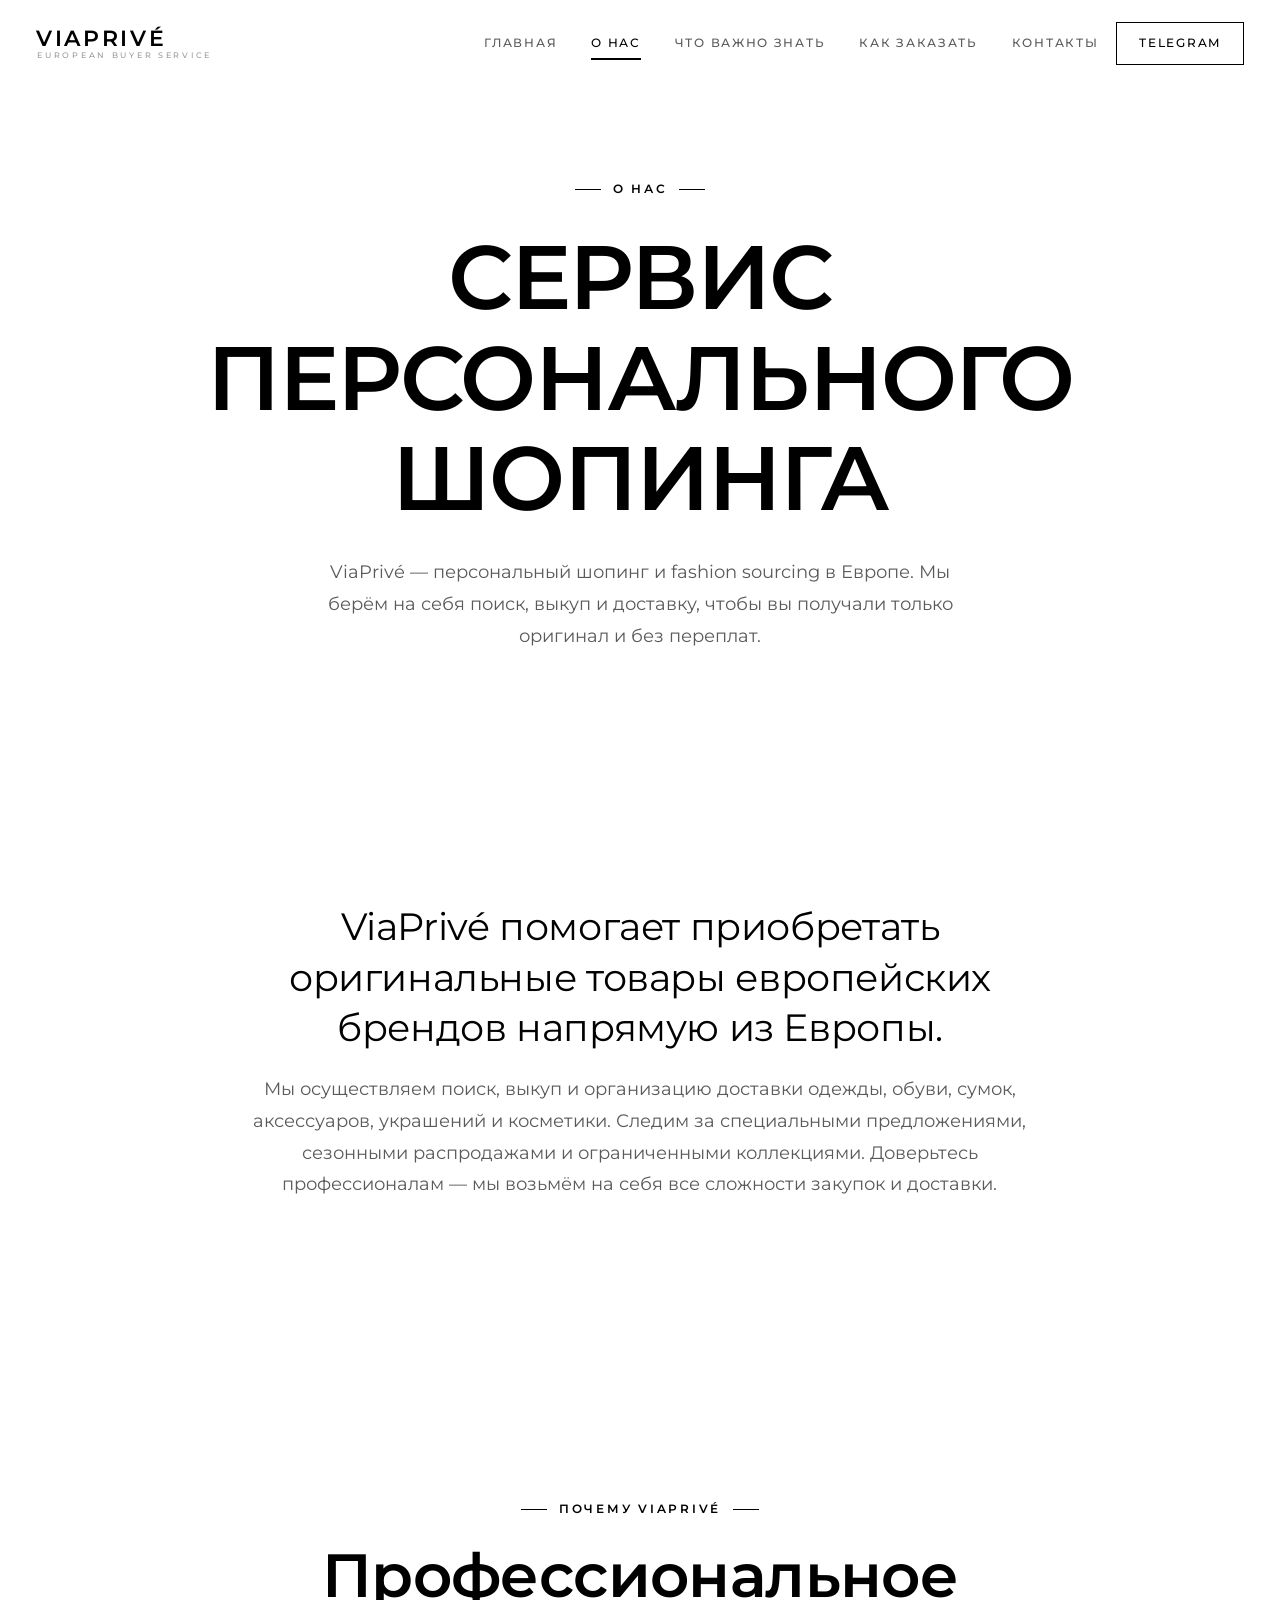
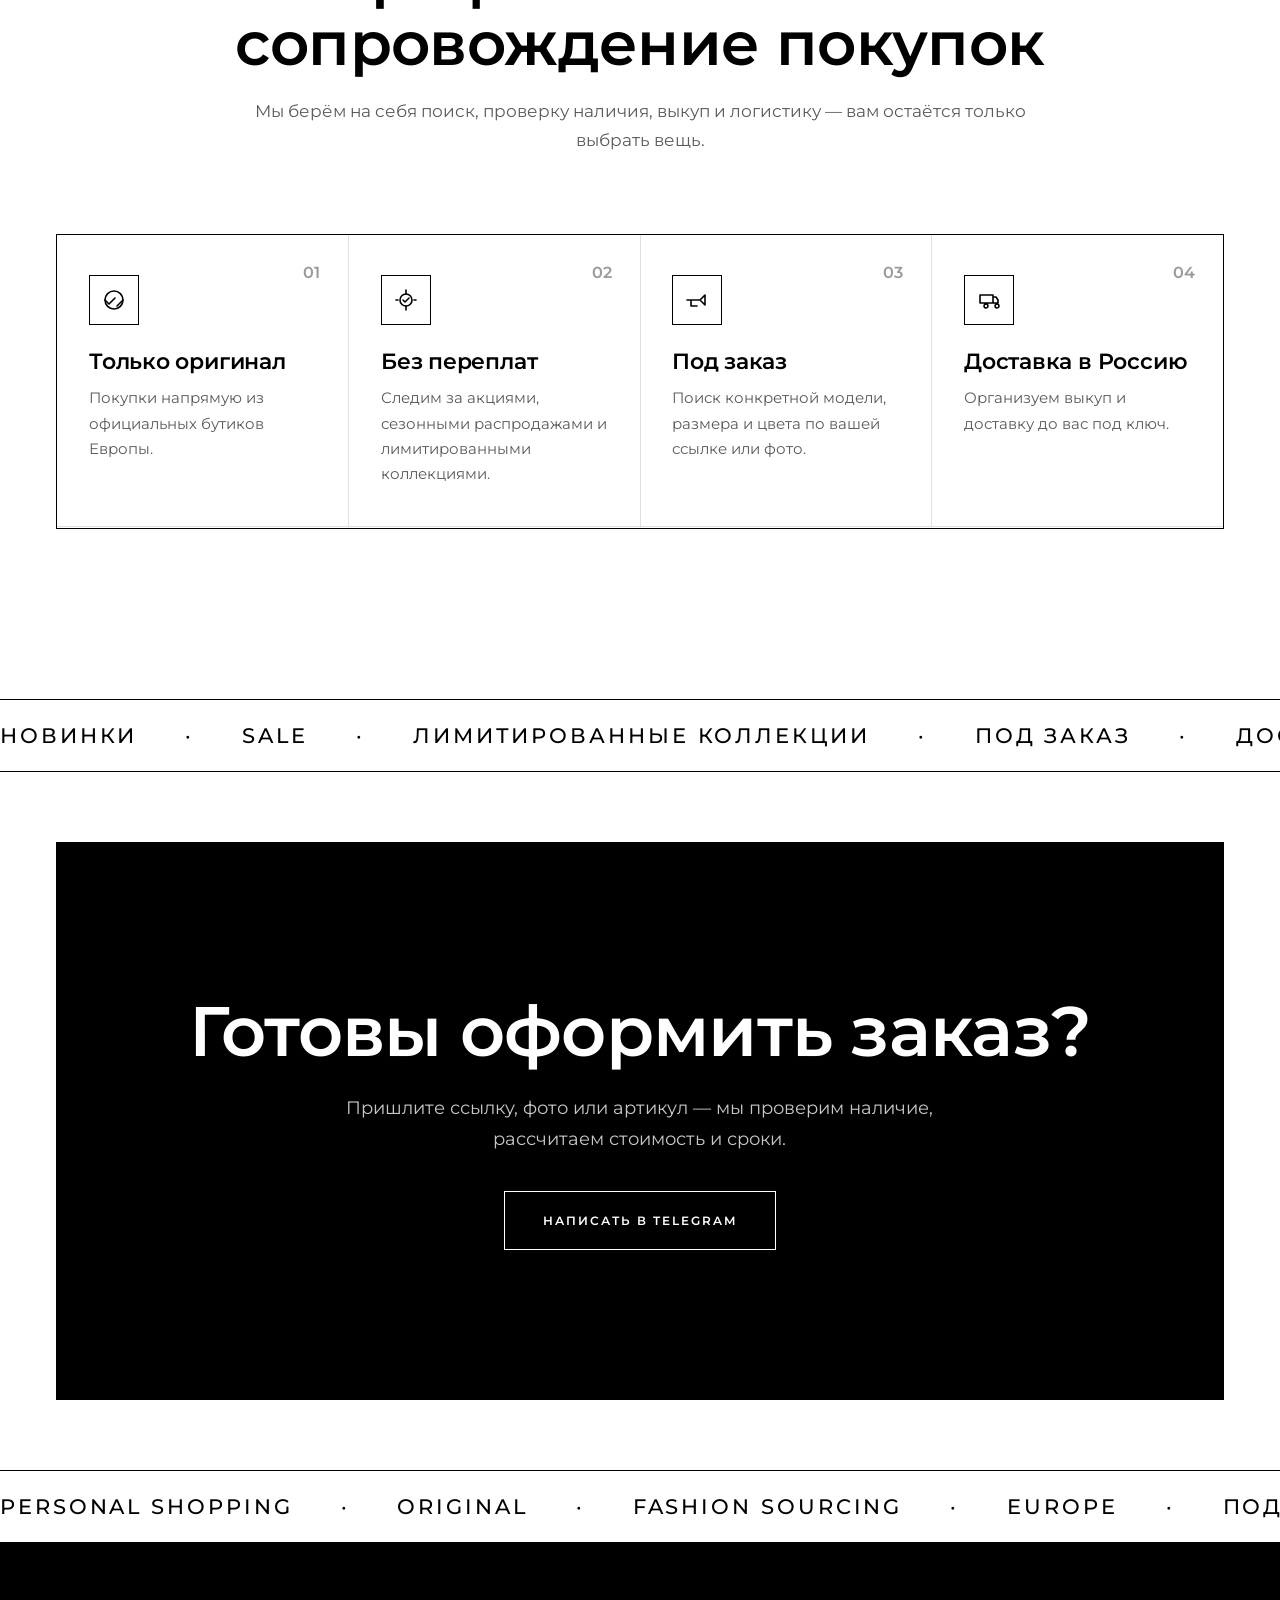
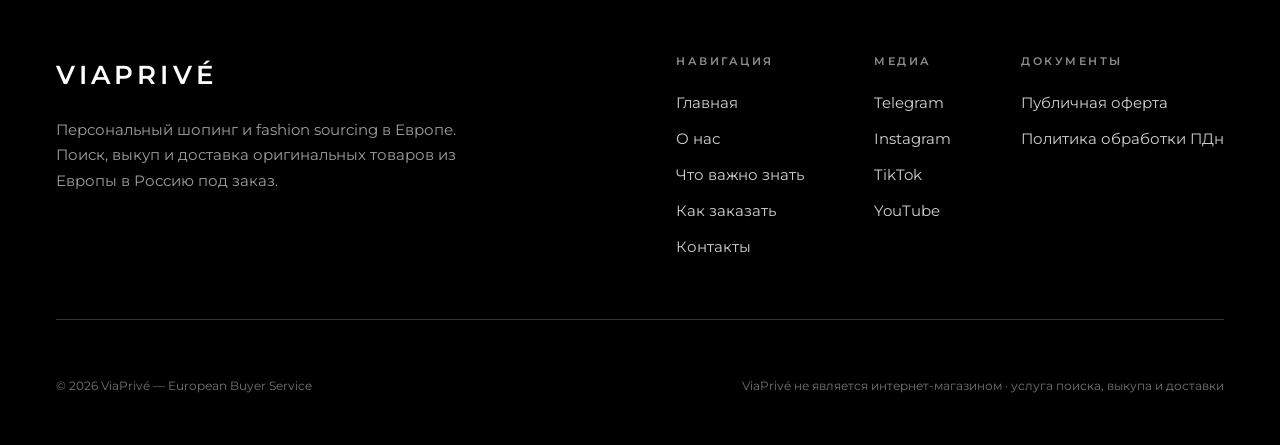
<file: about/index.html>
<!DOCTYPE html>
<html lang="ru">
<head>
<meta charset="UTF-8" />
<meta name="viewport" content="width=device-width, initial-scale=1.0" />
<title>О нас — ViaPrivé</title>
<meta name="description" content="О сервисе ViaPrivé: персональный шопинг и fashion sourcing в Европе. Поиск, выкуп и доставка оригинальных товаров из Европы в Россию под заказ." />
<link rel="preconnect" href="https://fonts.googleapis.com">
<link rel="preconnect" href="https://fonts.gstatic.com" crossorigin>
<link href="https://fonts.googleapis.com/css2?family=Montserrat:wght@300;400;500;600;700&display=swap" rel="stylesheet">
<link rel="stylesheet" href="/assets/css/style.css">
<link rel="icon" href="/assets/img/logo-dark.svg">
</head>
<body>

<div class="curtain"><span class="curtain__word">ViaPrivé</span></div>

<header class="nav">
  <a class="nav__logo" href="/" data-link><span class="word"><b>ViaPrivé</b><small>European Buyer Service</small></span></a>
  <nav class="nav__links">
    <a href="/" data-link>Главная</a>
    <a href="/about/" class="active" data-link>О нас</a>
    <a href="/info/" data-link>Что важно знать</a>
    <a href="/order/" data-link>Как заказать</a>
    <a href="/contacts/" data-link>Контакты</a>
    <a href="https://t.me/viaprive" class="nav__cta" target="_blank" rel="noopener">Telegram</a>
  </nav>
  <div class="nav__burger" aria-label="Меню"><span></span><span></span><span></span></div>
</header>

<!-- HERO -->
<section class="hero" style="min-height:58vh">
  <div class="wrap">
    <div class="hero__inner">
      <div class="hero__copy">
        <span class="eyebrow">О нас</span>
        <h1>Сервис персонального шопинга</h1>
        <p class="hero__lead">
          ViaPrivé — персональный шопинг и fashion sourcing в Европе. Мы берём на себя
          поиск, выкуп и доставку, чтобы вы получали только оригинал и без переплат.
        </p>
      </div>
    </div>
  </div>
</section>

<!-- О СЕРВИСЕ -->
<section class="section section--tight">
  <div class="wrap lead-block reveal">
    <p>
      ViaPrivé помогает приобретать <span class="gold">оригинальные товары</span>
      европейских брендов напрямую из Европы.
    </p>
    <p>
      Мы осуществляем поиск, выкуп и организацию доставки одежды, обуви, сумок,
      аксессуаров, украшений и косметики. Следим за специальными предложениями,
      сезонными распродажами и ограниченными коллекциями. Доверьтесь профессионалам —
      мы возьмём на себя все сложности закупок и доставки.
    </p>
  </div>
</section>

<!-- ПРЕИМУЩЕСТВА -->
<section class="section">
  <div class="wrap">
    <div class="section__head reveal">
      <span class="eyebrow">Почему ViaPrivé</span>
      <h2>Профессиональное сопровождение покупок</h2>
      <p>Мы берём на себя поиск, проверку наличия, выкуп и логистику — вам остаётся только выбрать вещь.</p>
    </div>
    <div class="grid">
      <article class="card tilt reveal" data-d="1">
        <span class="card__num">01</span>
        <div class="card__icon"><svg viewBox="0 0 24 24" fill="none" stroke-width="1.6" stroke-linecap="round" stroke-linejoin="round"><path d="M3 12l4 4 6-6M21 12l-6 6"/><circle cx="12" cy="12" r="9"/></svg></div>
        <h3>Только оригинал</h3>
        <p>Покупки напрямую из официальных бутиков Европы.</p>
      </article>
      <article class="card tilt reveal" data-d="2">
        <span class="card__num">02</span>
        <div class="card__icon"><svg viewBox="0 0 24 24" fill="none" stroke-width="1.6" stroke-linecap="round" stroke-linejoin="round"><path d="M12 2v4M12 18v4M4 12H2M22 12h-2"/><circle cx="12" cy="12" r="6"/><path d="M9 12l2 2 4-4"/></svg></div>
        <h3>Без переплат</h3>
        <p>Следим за акциями, сезонными распродажами и лимитированными коллекциями.</p>
      </article>
      <article class="card tilt reveal" data-d="3">
        <span class="card__num">03</span>
        <div class="card__icon"><svg viewBox="0 0 24 24" fill="none" stroke-width="1.6" stroke-linecap="round" stroke-linejoin="round"><path d="M2 12h13l5-5v10l-5-5M6 12v6h6"/></svg></div>
        <h3>Под заказ</h3>
        <p>Поиск конкретной модели, размера и цвета по вашей ссылке или фото.</p>
      </article>
      <article class="card tilt reveal" data-d="4">
        <span class="card__num">04</span>
        <div class="card__icon"><svg viewBox="0 0 24 24" fill="none" stroke-width="1.6" stroke-linecap="round" stroke-linejoin="round"><path d="M3 7h13v8H3zM16 9h3l2 3v3h-5M7 18a2 2 0 1 0 0-.1M18 18a2 2 0 1 0 0-.1"/></svg></div>
        <h3>Доставка в Россию</h3>
        <p>Организуем выкуп и доставку до вас под ключ.</p>
      </article>
    </div>
  </div>
</section>

<!-- MARQUEE -->
<div class="marquee marquee--alt reveal">
  <div class="marquee__track">
    <span>Новинки</span><span>·</span><span>Sale</span><span>·</span><span>Лимитированные коллекции</span><span>·</span><span>Под заказ</span><span>·</span><span>Доставка в Россию</span><span>·</span><span>Только оригинал</span><span>·</span>
    <span>Новинки</span><span>·</span><span>Sale</span><span>·</span><span>Лимитированные коллекции</span><span>·</span><span>Под заказ</span><span>·</span><span>Доставка в Россию</span><span>·</span><span>Только оригинал</span><span>·</span>
  </div>
</div>

<!-- CTA -->
<section class="cta">
  <div class="wrap">
    <div class="cta__card reveal">
      <h2>Готовы оформить заказ?</h2>
      <p>Пришлите ссылку, фото или артикул — мы проверим наличие, рассчитаем стоимость и сроки.</p>
      <div class="cta__actions">
        <a href="https://t.me/viaprive" class="btn btn--ghost" target="_blank" rel="noopener">Написать в Telegram</a>
      </div>
    </div>
  </div>
</section>

<!-- MARQUEE (под чёрной плашкой) -->
<div class="marquee marquee--alt reveal">
  <div class="marquee__track">
    <span>Personal Shopping</span><span>·</span><span>Original</span><span>·</span><span>Fashion Sourcing</span><span>·</span><span>Europe</span><span>·</span><span>Под заказ</span><span>·</span><span>Доставка</span><span>·</span>
    <span>Personal Shopping</span><span>·</span><span>Original</span><span>·</span><span>Fashion Sourcing</span><span>·</span><span>Europe</span><span>·</span><span>Под заказ</span><span>·</span><span>Доставка</span><span>·</span>
  </div>
</div>

<!-- FOOTER -->
<footer class="footer">
  <div class="wrap">
    <div class="footer__top">
      <div class="footer__brand">
        <b>ViaPrivé</b>
        <p>Персональный шопинг и fashion sourcing в Европе. Поиск, выкуп и доставка оригинальных товаров из Европы в Россию под заказ.</p>
      </div>
      <div class="footer__cols">
        <div class="footer__col">
          <h4>Навигация</h4>
          <a href="/" data-link>Главная</a>
          <a href="/about/" data-link>О нас</a>
          <a href="/info/" data-link>Что важно знать</a>
          <a href="/order/" data-link>Как заказать</a>
          <a href="/contacts/" data-link>Контакты</a>
        </div>
        <div class="footer__col">
          <h4>Медиа</h4>
          <a href="https://t.me/viaprive" target="_blank" rel="noopener">Telegram</a>
          <a href="#" target="_blank" rel="noopener">Instagram</a>
          <a href="#" target="_blank" rel="noopener">TikTok</a>
          <a href="#" target="_blank" rel="noopener">YouTube</a>
        </div>
        <div class="footer__col">
          <h4>Документы</h4>
          <a href="/assets/docs/oferta.pdf" target="_blank" rel="noopener">Публичная оферта</a>
          <a href="/info/" data-link>Политика обработки ПДн</a>
        </div>
      </div>
    </div>
    <div class="footer__bottom">
      <span>© 2026 ViaPrivé — European Buyer Service</span>
      <span>ViaPrivé не является интернет-магазином · услуга поиска, выкупа и доставки</span>
    </div>
  </div>
</footer>

<script src="/assets/js/main.js"></script>
</body>
</html>
</file>
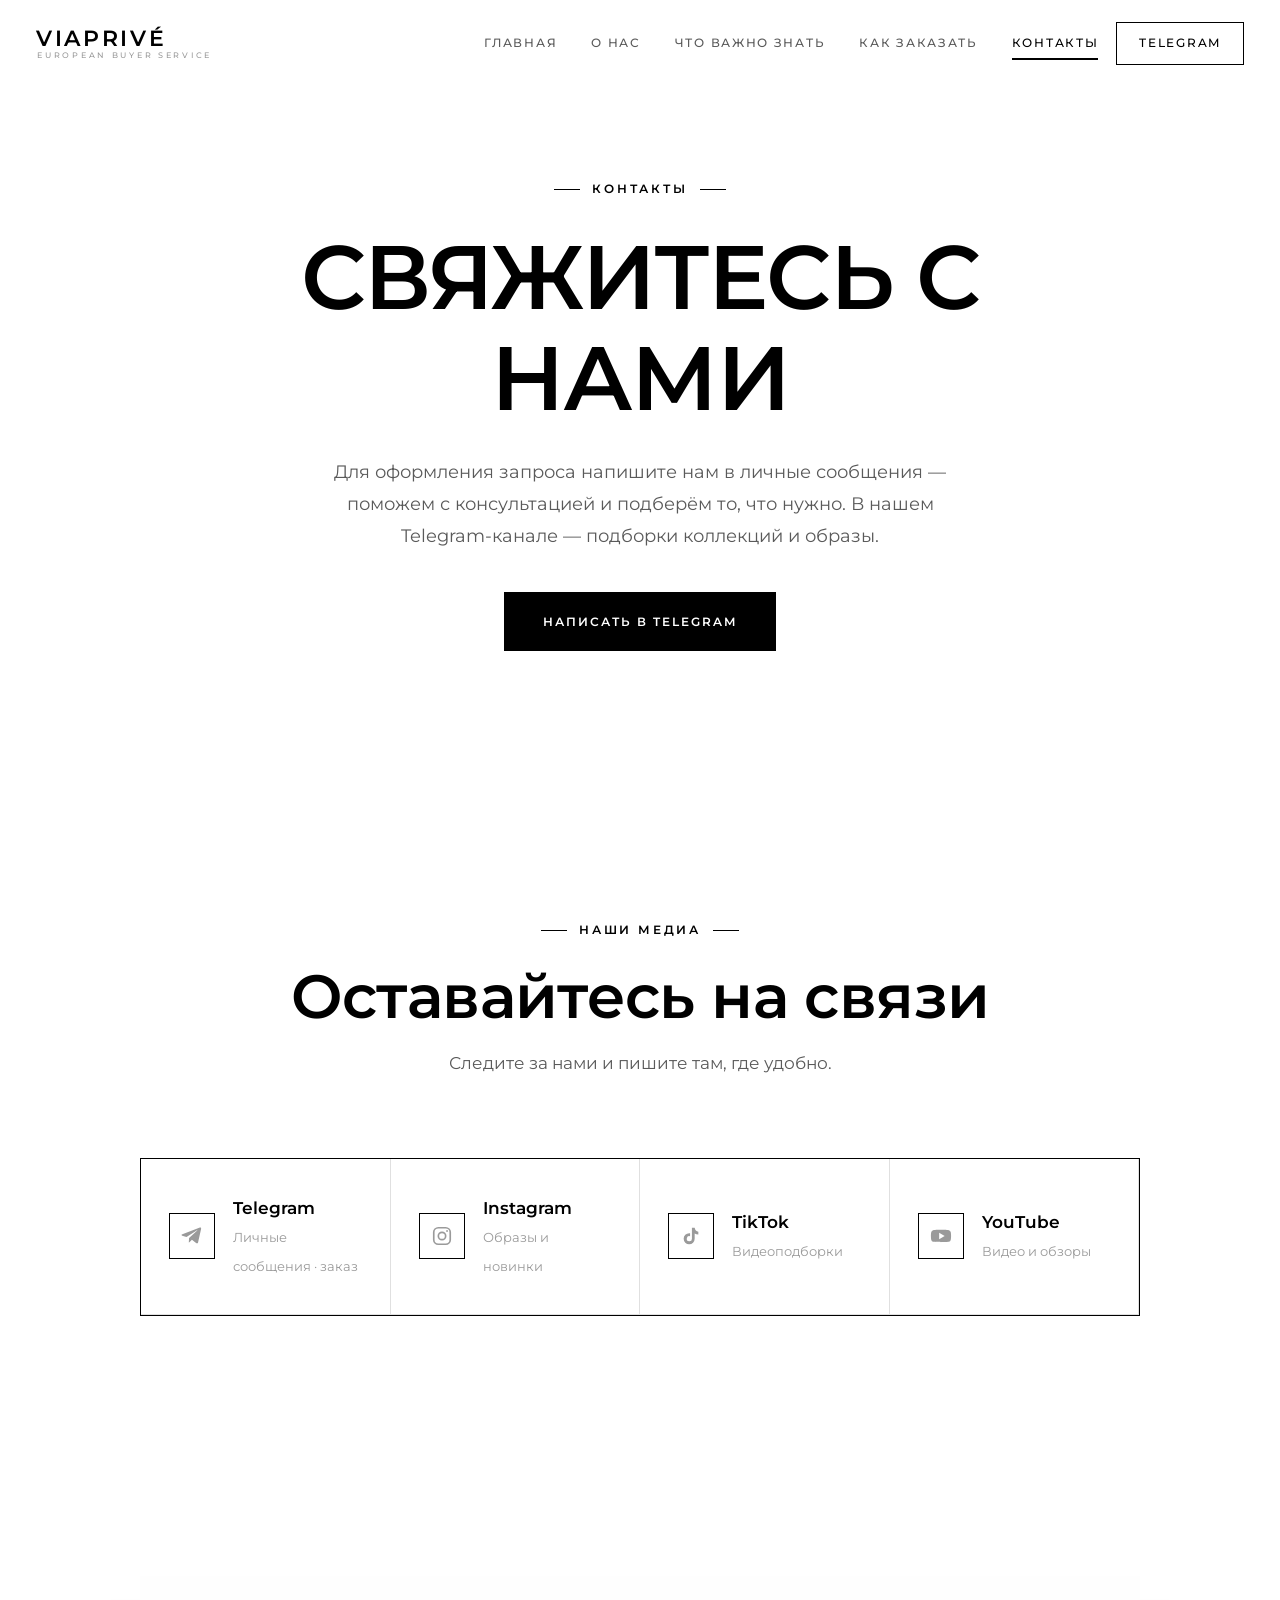
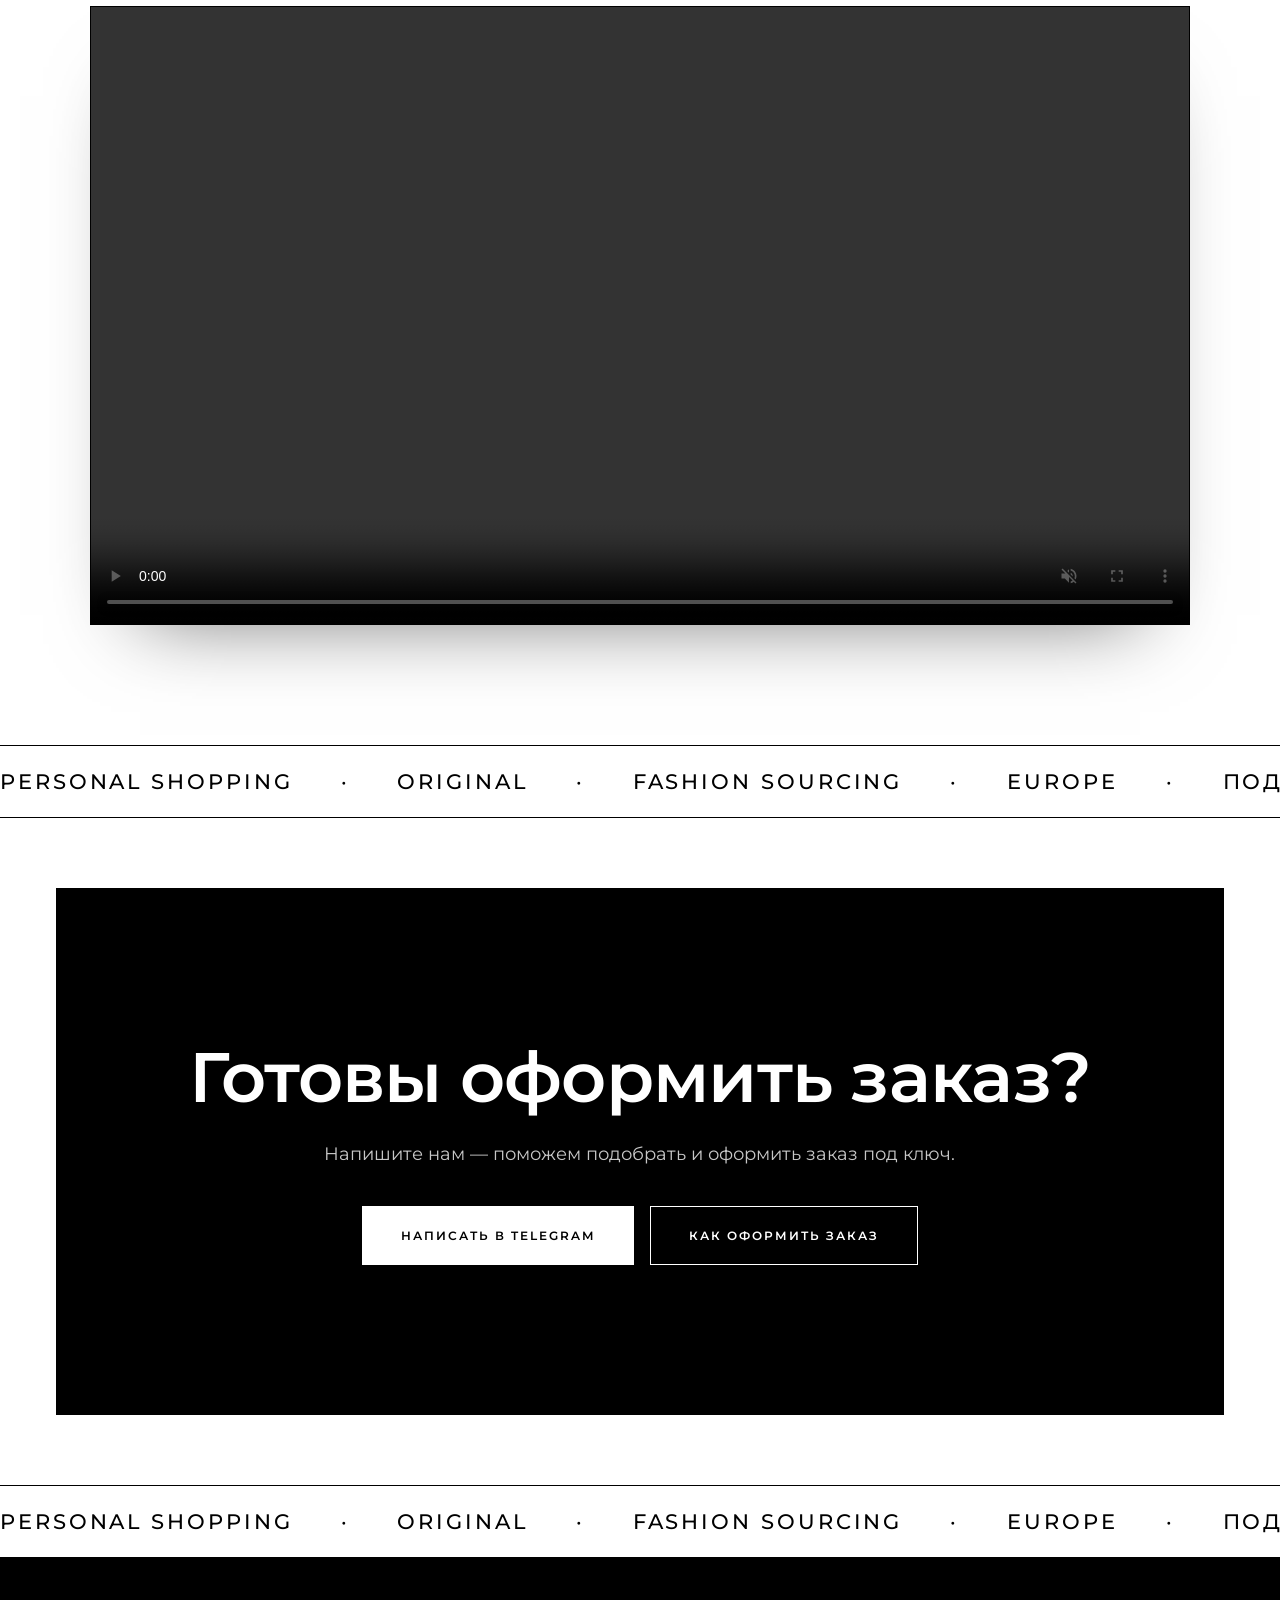
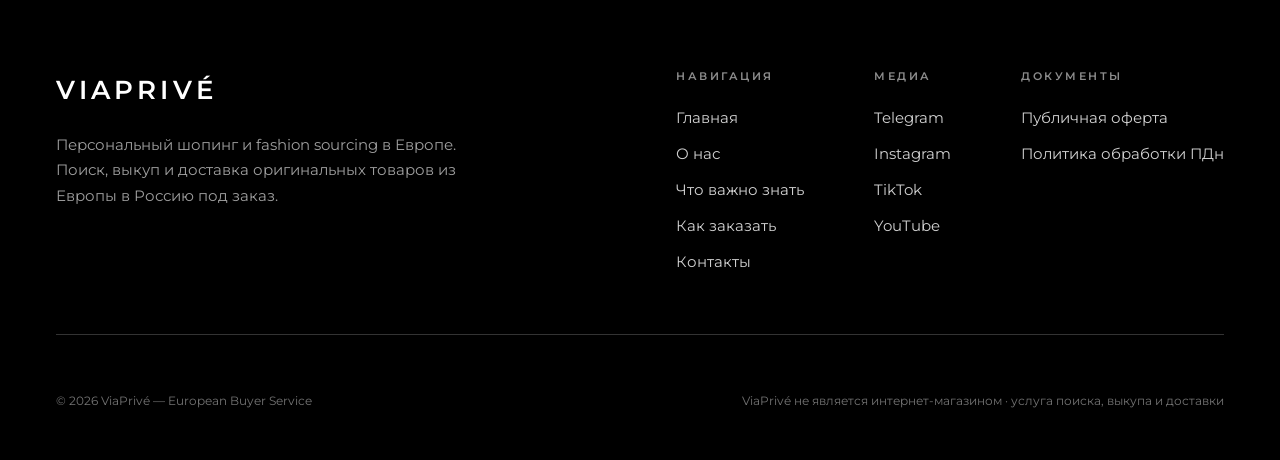
<file: contacts/index.html>
<!DOCTYPE html>
<html lang="ru">
<head>
<meta charset="UTF-8" />
<meta name="viewport" content="width=device-width, initial-scale=1.0" />
<title>Контакты — ViaPrivé</title>
<meta name="description" content="Контакты ViaPrivé. Напишите нам в Telegram для оформления заказа. Наши медиа: Telegram, Instagram, TikTok, YouTube." />
<link rel="preconnect" href="https://fonts.googleapis.com">
<link rel="preconnect" href="https://fonts.gstatic.com" crossorigin>
<link href="https://fonts.googleapis.com/css2?family=Montserrat:wght@300;400;500;600;700&display=swap" rel="stylesheet">
<link rel="stylesheet" href="/assets/css/style.css">
<link rel="icon" href="/assets/img/logo-dark.svg">
</head>
<body>

<div class="curtain"><span class="curtain__word">ViaPrivé</span></div>

<header class="nav">
  <a class="nav__logo" href="/" data-link><span class="word"><b>ViaPrivé</b><small>European Buyer Service</small></span></a>
  <nav class="nav__links">
    <a href="/" data-link>Главная</a>
    <a href="/about/" data-link>О нас</a>
    <a href="/info/" data-link>Что важно знать</a>
    <a href="/order/" data-link>Как заказать</a>
    <a href="/contacts/" class="active" data-link>Контакты</a>
    <a href="https://t.me/viaprive" class="nav__cta" target="_blank" rel="noopener">Telegram</a>
  </nav>
  <div class="nav__burger" aria-label="Меню"><span></span><span></span><span></span></div>
</header>

<!-- HERO -->
<section class="hero" style="min-height:60vh">
  <div class="wrap">
    <div class="hero__inner">
      <div class="hero__copy">
        <span class="eyebrow">Контакты</span>
        <h1>Свяжитесь с нами</h1>
        <p class="hero__lead">
          Для оформления запроса напишите нам в личные сообщения — поможем с консультацией
          и подберём то, что нужно. В нашем Telegram-канале — подборки коллекций и образы.
        </p>
        <div class="hero__actions">
          <a href="https://t.me/viaprive" class="btn btn--gold" target="_blank" rel="noopener">Написать в Telegram</a>
        </div>
      </div>
    </div>
  </div>
</section>

<!-- НАШИ МЕДИА -->
<section class="section" id="media">
  <div class="wrap">
    <div class="section__head reveal">
      <span class="eyebrow">Наши медиа</span>
      <h2>Оставайтесь на связи</h2>
      <p>Следите за нами и пишите там, где удобно.</p>
    </div>
    <div class="media-grid">
      <a class="media reveal" data-d="1" href="https://t.me/viaprive" target="_blank" rel="noopener">
        <span class="media__ic"><svg viewBox="0 0 24 24" fill="currentColor"><path d="M21.9 4.3 18.6 19c-.2 1-.9 1.3-1.8.8l-4.9-3.6-2.4 2.3c-.3.3-.5.5-1 .5l.3-4.9 8.9-8c.4-.3-.1-.5-.6-.2L6 13.2l-4.7-1.5c-1-.3-1-1 .2-1.5L20.6 2.8c.8-.3 1.6.2 1.3 1.5z"/></svg></span>
        <div><b>Telegram</b><span>Личные сообщения · заказ</span></div>
      </a>
      <a class="media reveal" data-d="2" href="#" target="_blank" rel="noopener">
        <span class="media__ic"><svg viewBox="0 0 24 24" fill="none" stroke="currentColor" stroke-width="1.8"><rect x="3" y="3" width="18" height="18" rx="5"/><circle cx="12" cy="12" r="4"/><circle cx="17.5" cy="6.5" r="1" fill="currentColor" stroke="none"/></svg></span>
        <div><b>Instagram</b><span>Образы и новинки</span></div>
      </a>
      <a class="media reveal" data-d="3" href="#" target="_blank" rel="noopener">
        <span class="media__ic"><svg viewBox="0 0 24 24" fill="currentColor"><path d="M16 3c.3 2.3 1.8 4 4 4.3v3c-1.5 0-2.9-.4-4-1.1V15a6 6 0 1 1-6-6c.3 0 .7 0 1 .1v3.2A2.8 2.8 0 1 0 13 15V3h3z"/></svg></span>
        <div><b>TikTok</b><span>Видеоподборки</span></div>
      </a>
      <a class="media reveal" data-d="4" href="#" target="_blank" rel="noopener">
        <span class="media__ic"><svg viewBox="0 0 24 24" fill="currentColor"><path d="M23 12c0-2-.2-3.5-.4-4.3a3 3 0 0 0-2-2C18.8 5.3 12 5.3 12 5.3s-6.8 0-8.6.4a3 3 0 0 0-2 2C1.2 8.5 1 10 1 12s.2 3.5.4 4.3a3 3 0 0 0 2 2c1.8.4 8.6.4 8.6.4s6.8 0 8.6-.4a3 3 0 0 0 2-2c.2-.8.4-2.3.4-4.3zM10 15.5v-7l6 3.5-6 3.5z"/></svg></span>
        <div><b>YouTube</b><span>Видео и обзоры</span></div>
      </a>
    </div>
  </div>
</section>

<!-- ВИДЕО -->
<section class="section section--tight videoblock">
  <div class="wrap">
    <figure class="videoblock__frame reveal">
      <video src="/assets/video/viaprive_video.mp4" autoplay muted loop playsinline controls preload="auto"></video>
    </figure>
  </div>
</section>

<!-- MARQUEE (над чёрной плашкой) -->
<div class="marquee marquee--alt reveal">
  <div class="marquee__track">
    <span>Personal Shopping</span><span>·</span><span>Original</span><span>·</span><span>Fashion Sourcing</span><span>·</span><span>Europe</span><span>·</span><span>Под заказ</span><span>·</span><span>Доставка</span><span>·</span>
    <span>Personal Shopping</span><span>·</span><span>Original</span><span>·</span><span>Fashion Sourcing</span><span>·</span><span>Europe</span><span>·</span><span>Под заказ</span><span>·</span><span>Доставка</span><span>·</span>
  </div>
</div>


<!-- CTA -->
<section class="cta">
  <div class="wrap">
    <div class="cta__card reveal">
      <h2>Готовы оформить заказ?</h2>
      <p>Напишите нам — поможем подобрать и оформить заказ под ключ.</p>
      <div class="cta__actions">
        <a href="https://t.me/viaprive" class="btn btn--gold" target="_blank" rel="noopener">Написать в Telegram</a>
        <a href="/order/" class="btn btn--ghost" data-link>Как оформить заказ</a>
      </div>
    </div>
  </div>
</section>

<!-- MARQUEE (под чёрной плашкой) -->
<div class="marquee marquee--alt reveal">
  <div class="marquee__track">
    <span>Personal Shopping</span><span>·</span><span>Original</span><span>·</span><span>Fashion Sourcing</span><span>·</span><span>Europe</span><span>·</span><span>Под заказ</span><span>·</span><span>Доставка</span><span>·</span>
    <span>Personal Shopping</span><span>·</span><span>Original</span><span>·</span><span>Fashion Sourcing</span><span>·</span><span>Europe</span><span>·</span><span>Под заказ</span><span>·</span><span>Доставка</span><span>·</span>
  </div>
</div>

<!-- FOOTER -->
<footer class="footer">
  <div class="wrap">
    <div class="footer__top">
      <div class="footer__brand">
        <b>ViaPrivé</b>
        <p>Персональный шопинг и fashion sourcing в Европе. Поиск, выкуп и доставка оригинальных товаров из Европы в Россию под заказ.</p>
      </div>
      <div class="footer__cols">
        <div class="footer__col">
          <h4>Навигация</h4>
          <a href="/" data-link>Главная</a>
          <a href="/about/" data-link>О нас</a>
          <a href="/info/" data-link>Что важно знать</a>
          <a href="/order/" data-link>Как заказать</a>
          <a href="/contacts/" data-link>Контакты</a>
        </div>
        <div class="footer__col">
          <h4>Медиа</h4>
          <a href="https://t.me/viaprive" target="_blank" rel="noopener">Telegram</a>
          <a href="#" target="_blank" rel="noopener">Instagram</a>
          <a href="#" target="_blank" rel="noopener">TikTok</a>
          <a href="#" target="_blank" rel="noopener">YouTube</a>
        </div>
        <div class="footer__col">
          <h4>Документы</h4>
          <a href="/assets/docs/oferta.pdf" target="_blank" rel="noopener">Публичная оферта</a>
          <a href="/info/" data-link>Политика обработки ПДн</a>
        </div>
      </div>
    </div>
    <div class="footer__bottom">
      <span>© 2026 ViaPrivé — European Buyer Service</span>
      <span>ViaPrivé не является интернет-магазином · услуга поиска, выкупа и доставки</span>
    </div>
  </div>
</footer>

<script src="/assets/js/main.js"></script>
</body>
</html>
</file>
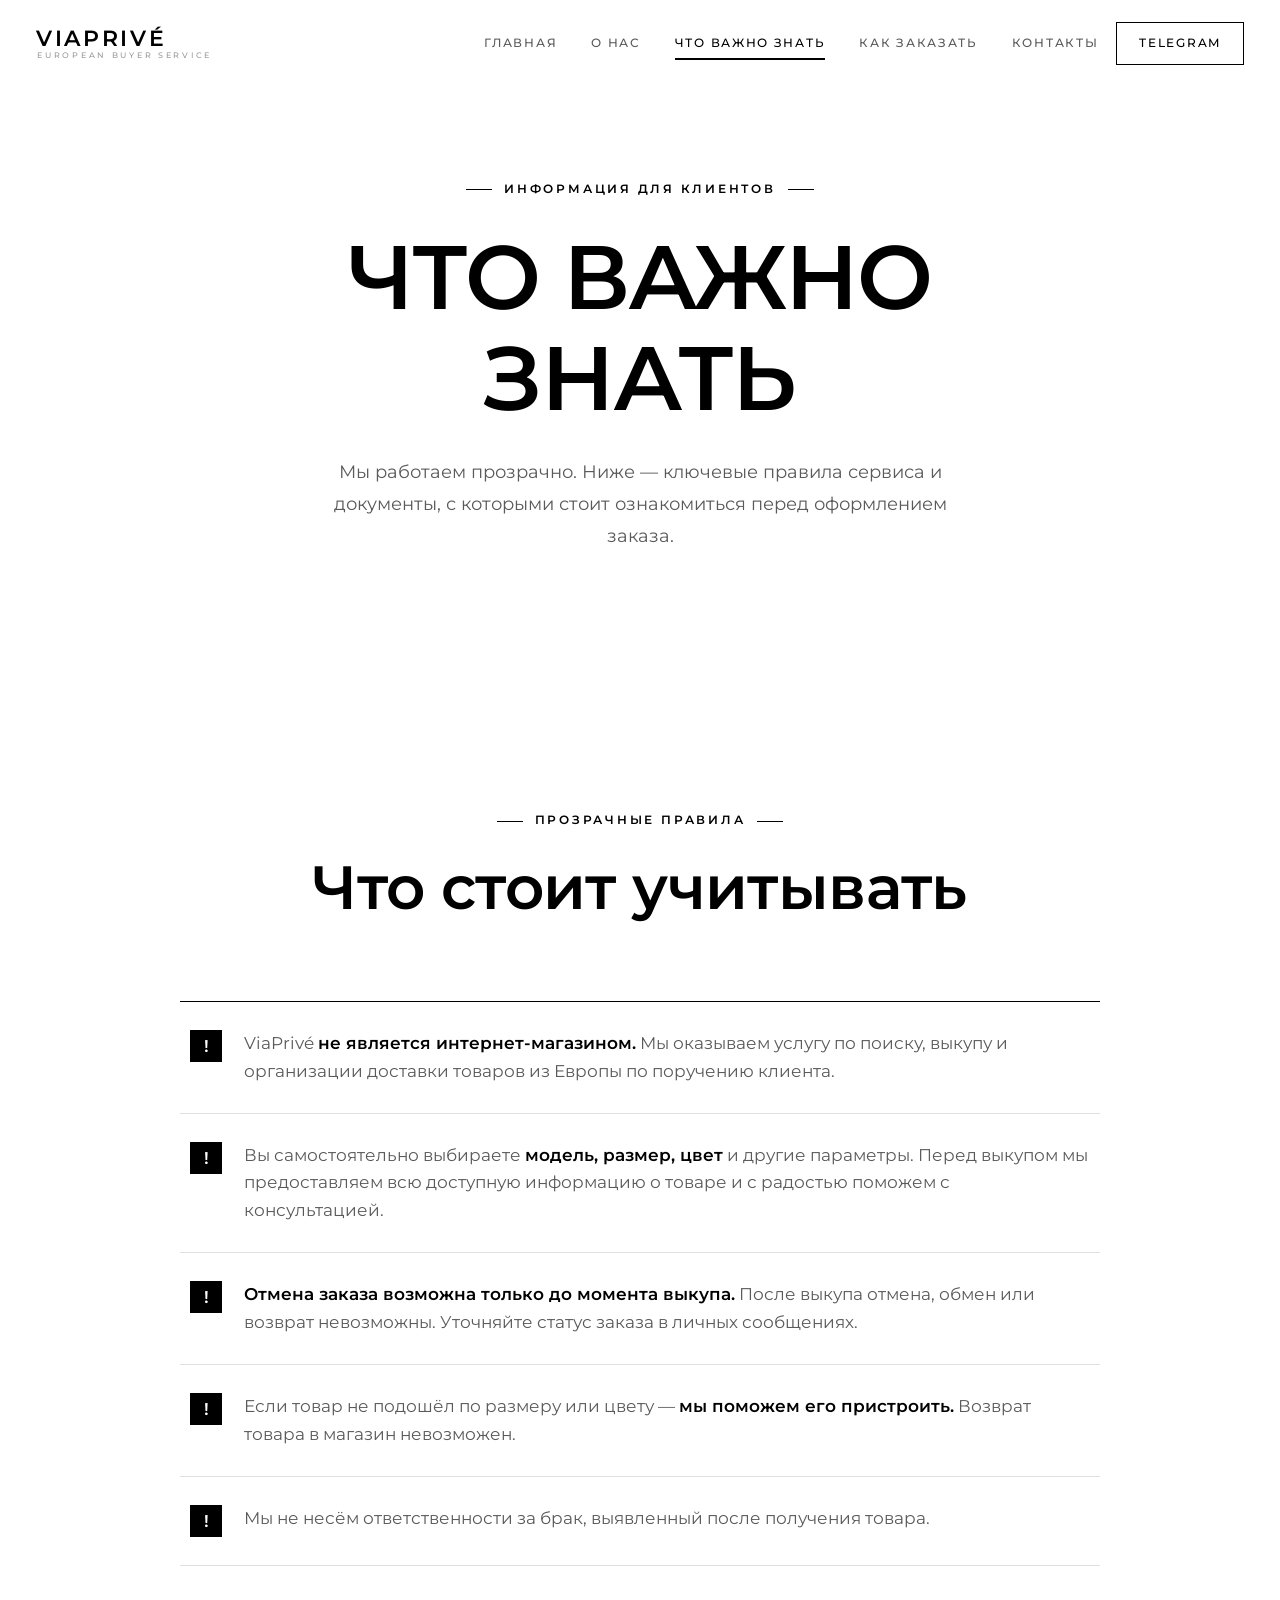
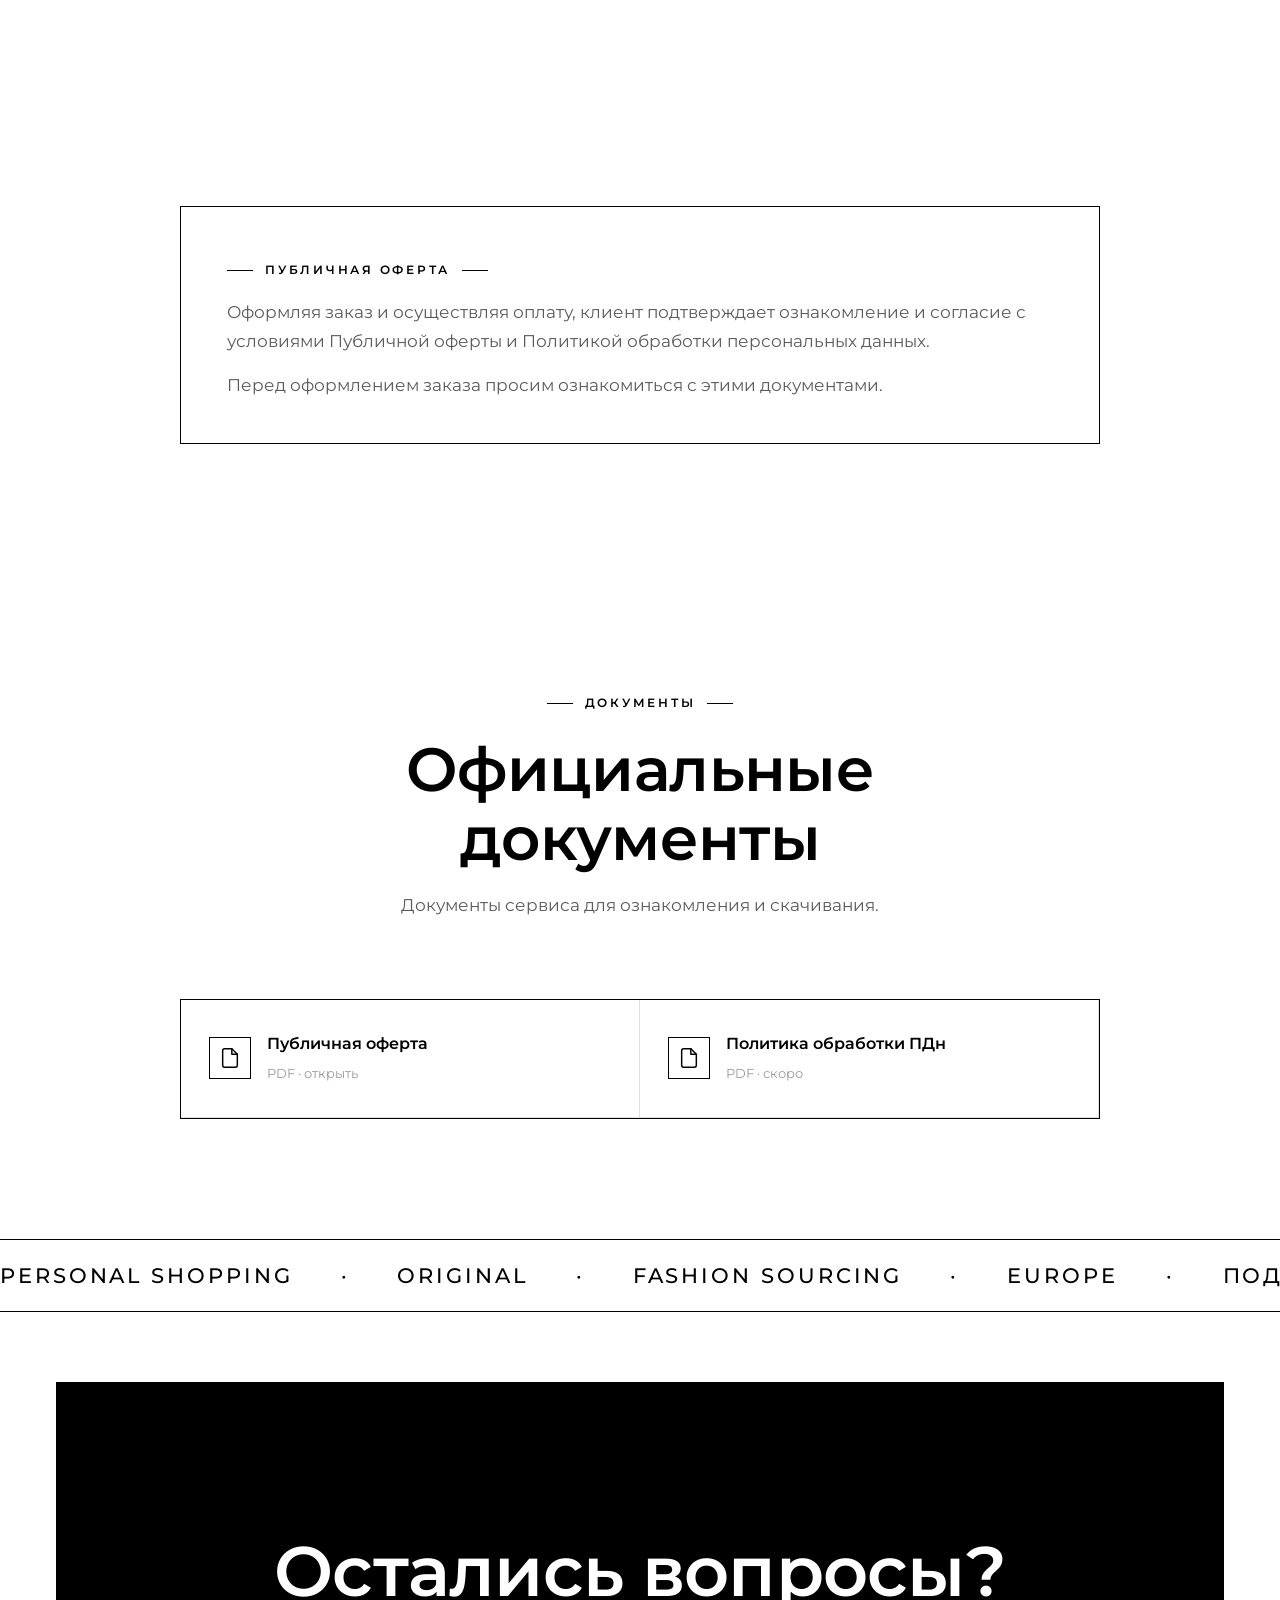
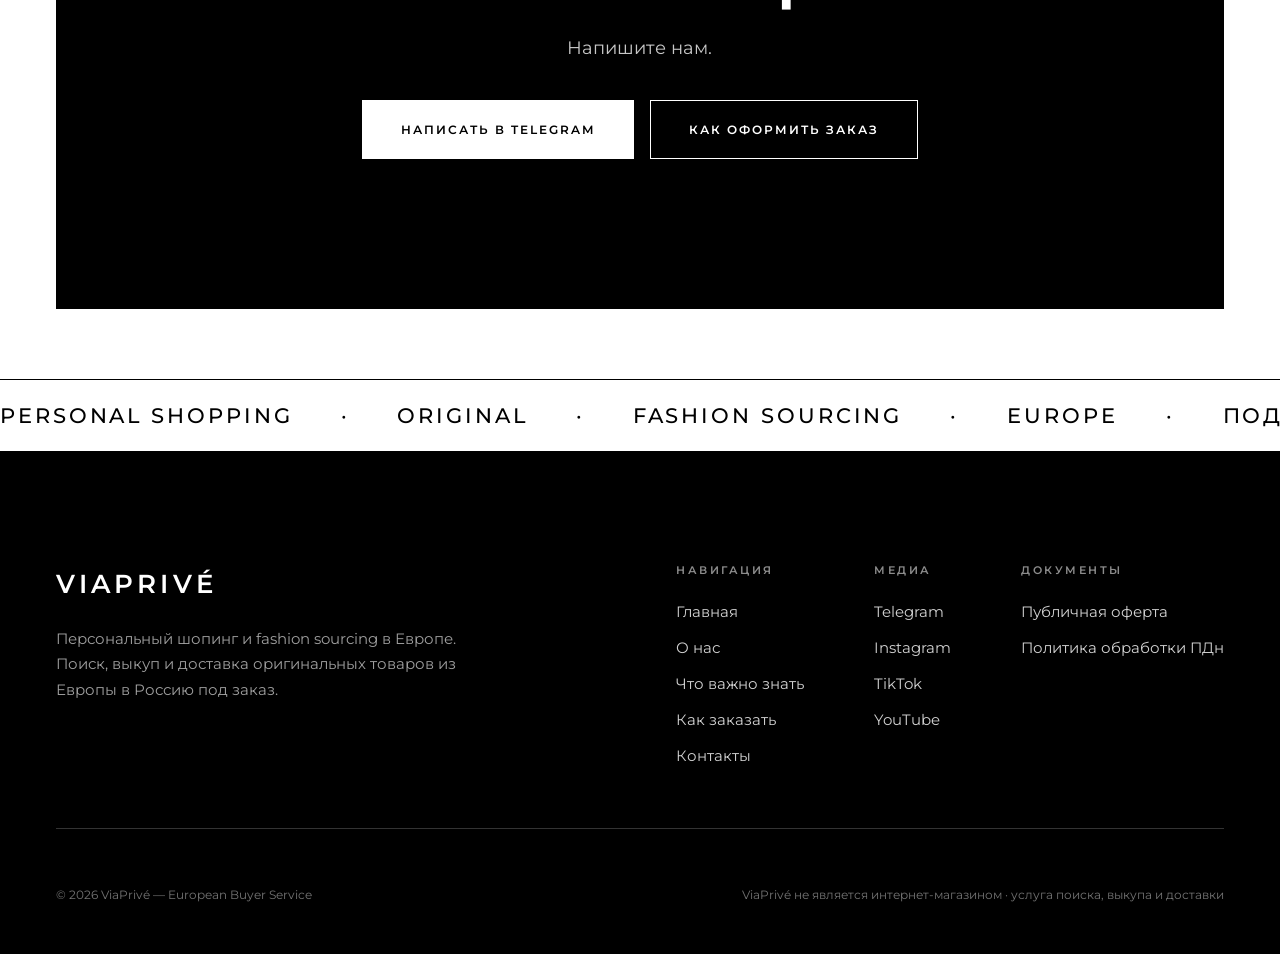
<file: info/index.html>
<!DOCTYPE html>
<html lang="ru">
<head>
<meta charset="UTF-8" />
<meta name="viewport" content="width=device-width, initial-scale=1.0" />
<title>Что важно знать — ViaPrivé</title>
<meta name="description" content="Что важно знать о сервисе ViaPrivé: прозрачные правила, условия отмены и возврата, публичная оферта и документы." />
<link rel="preconnect" href="https://fonts.googleapis.com">
<link rel="preconnect" href="https://fonts.gstatic.com" crossorigin>
<link href="https://fonts.googleapis.com/css2?family=Montserrat:wght@300;400;500;600;700&display=swap" rel="stylesheet">
<link rel="stylesheet" href="/assets/css/style.css">
<link rel="icon" href="/assets/img/logo-dark.svg">
</head>
<body>

<div class="curtain"><span class="curtain__word">ViaPrivé</span></div>

<header class="nav">
  <a class="nav__logo" href="/" data-link><span class="word"><b>ViaPrivé</b><small>European Buyer Service</small></span></a>
  <nav class="nav__links">
    <a href="/" data-link>Главная</a>
    <a href="/about/" data-link>О нас</a>
    <a href="/info/" class="active" data-link>Что важно знать</a>
    <a href="/order/" data-link>Как заказать</a>
    <a href="/contacts/" data-link>Контакты</a>
    <a href="https://t.me/viaprive" class="nav__cta" target="_blank" rel="noopener">Telegram</a>
  </nav>
  <div class="nav__burger" aria-label="Меню"><span></span><span></span><span></span></div>
</header>

<!-- HERO -->
<section class="hero" style="min-height:60vh">
  <div class="wrap">
    <div class="hero__inner">
      <div class="hero__copy">
        <span class="eyebrow">Информация для клиентов</span>
        <h1>Что важно знать</h1>
        <p class="hero__lead">
          Мы работаем прозрачно. Ниже — ключевые правила сервиса и документы,
          с которыми стоит ознакомиться перед оформлением заказа.
        </p>
      </div>
    </div>
  </div>
</section>

<!-- ПРОЗРАЧНЫЕ ПРАВИЛА -->
<section class="section section--tight">
  <div class="wrap">
    <div class="section__head reveal">
      <span class="eyebrow">Прозрачные правила</span>
      <h2>Что стоит учитывать</h2>
    </div>
    <div class="notes">
      <div class="note reveal" data-d="1">
        <span class="note__mark">!</span>
        <p>ViaPrivé <strong>не является интернет-магазином.</strong> Мы оказываем услугу по поиску, выкупу и организации доставки товаров из Европы по поручению клиента.</p>
      </div>
      <div class="note reveal" data-d="2">
        <span class="note__mark">!</span>
        <p>Вы самостоятельно выбираете <strong>модель, размер, цвет</strong> и другие параметры. Перед выкупом мы предоставляем всю доступную информацию о товаре и с радостью поможем с консультацией.</p>
      </div>
      <div class="note reveal" data-d="3">
        <span class="note__mark">!</span>
        <p><strong>Отмена заказа возможна только до момента выкупа.</strong> После выкупа отмена, обмен или возврат невозможны. Уточняйте статус заказа в личных сообщениях.</p>
      </div>
      <div class="note reveal" data-d="4">
        <span class="note__mark">!</span>
        <p>Если товар не подошёл по размеру или цвету — <strong>мы поможем его пристроить.</strong> Возврат товара в магазин невозможен.</p>
      </div>
      <div class="note reveal" data-d="1">
        <span class="note__mark">!</span>
        <p>Мы не несём ответственности за брак, выявленный после получения товара.</p>
      </div>
    </div>
  </div>
</section>

<!-- ОФЕРТА -->
<section class="section--tight">
  <div class="wrap reveal">
    <div class="callout">
      <span class="eyebrow">Публичная оферта</span>
      <p>Оформляя заказ и осуществляя оплату, клиент подтверждает ознакомление и согласие
        с условиями <span class="gold">Публичной оферты</span> и <span class="gold">Политикой обработки персональных данных</span>.</p>
      <p>Перед оформлением заказа просим ознакомиться с этими документами.</p>
    </div>
  </div>
</section>

<!-- ДОКУМЕНТЫ -->
<section class="section section--tight">
  <div class="wrap">
    <div class="section__head reveal">
      <span class="eyebrow">Документы</span>
      <h2>Официальные документы</h2>
      <p>Документы сервиса для ознакомления и скачивания.</p>
    </div>
    <div class="docs reveal">
      <a class="doc" href="/assets/docs/oferta.pdf" target="_blank" rel="noopener">
        <span class="doc__ic"><svg viewBox="0 0 24 24" fill="none" stroke-width="1.6" stroke-linecap="round" stroke-linejoin="round"><path d="M14 2H6a2 2 0 0 0-2 2v16a2 2 0 0 0 2 2h12a2 2 0 0 0 2-2V8z"/><path d="M14 2v6h6"/></svg></span>
        <div><b>Публичная оферта</b><span>PDF · открыть</span></div>
      </a>
      <a class="doc" href="#" target="_blank" rel="noopener">
        <span class="doc__ic"><svg viewBox="0 0 24 24" fill="none" stroke-width="1.6" stroke-linecap="round" stroke-linejoin="round"><path d="M14 2H6a2 2 0 0 0-2 2v16a2 2 0 0 0 2 2h12a2 2 0 0 0 2-2V8z"/><path d="M14 2v6h6"/></svg></span>
        <div><b>Политика обработки ПДн</b><span>PDF · скоро</span></div>
      </a>
    </div>
  </div>
</section>

<div class="marquee marquee--alt reveal">
  <div class="marquee__track">
    <span>Personal Shopping</span><span>·</span><span>Original</span><span>·</span><span>Fashion Sourcing</span><span>·</span><span>Europe</span><span>·</span><span>Под заказ</span><span>·</span><span>Доставка</span><span>·</span>
    <span>Personal Shopping</span><span>·</span><span>Original</span><span>·</span><span>Fashion Sourcing</span><span>·</span><span>Europe</span><span>·</span><span>Под заказ</span><span>·</span><span>Доставка</span><span>·</span>
  </div>
</div>

<!-- CTA -->
<section class="cta">
  <div class="wrap">
    <div class="cta__card reveal">
      <h2>Остались вопросы?</h2>
      <p>Напишите нам.</p>
      <div class="cta__actions">
        <a href="https://t.me/viaprive" class="btn btn--gold" target="_blank" rel="noopener">Написать в Telegram</a>
        <a href="/order/" class="btn btn--ghost" data-link>Как оформить заказ</a>
      </div>
    </div>
  </div>
</section>

<!-- MARQUEE (под чёрной плашкой) -->
<div class="marquee marquee--alt reveal">
  <div class="marquee__track">
    <span>Personal Shopping</span><span>·</span><span>Original</span><span>·</span><span>Fashion Sourcing</span><span>·</span><span>Europe</span><span>·</span><span>Под заказ</span><span>·</span><span>Доставка</span><span>·</span>
    <span>Personal Shopping</span><span>·</span><span>Original</span><span>·</span><span>Fashion Sourcing</span><span>·</span><span>Europe</span><span>·</span><span>Под заказ</span><span>·</span><span>Доставка</span><span>·</span>
  </div>
</div>

<!-- FOOTER -->
<footer class="footer">
  <div class="wrap">
    <div class="footer__top">
      <div class="footer__brand">
        <b>ViaPrivé</b>
        <p>Персональный шопинг и fashion sourcing в Европе. Поиск, выкуп и доставка оригинальных товаров из Европы в Россию под заказ.</p>
      </div>
      <div class="footer__cols">
        <div class="footer__col">
          <h4>Навигация</h4>
          <a href="/" data-link>Главная</a>
          <a href="/about/" data-link>О нас</a>
          <a href="/info/" data-link>Что важно знать</a>
          <a href="/order/" data-link>Как заказать</a>
          <a href="/contacts/" data-link>Контакты</a>
        </div>
        <div class="footer__col">
          <h4>Медиа</h4>
          <a href="https://t.me/viaprive" target="_blank" rel="noopener">Telegram</a>
          <a href="#" target="_blank" rel="noopener">Instagram</a>
          <a href="#" target="_blank" rel="noopener">TikTok</a>
          <a href="#" target="_blank" rel="noopener">YouTube</a>
        </div>
        <div class="footer__col">
          <h4>Документы</h4>
          <a href="/assets/docs/oferta.pdf" target="_blank" rel="noopener">Публичная оферта</a>
          <a href="/info/" data-link>Политика обработки ПДн</a>
        </div>
      </div>
    </div>
    <div class="footer__bottom">
      <span>© 2026 ViaPrivé — European Buyer Service</span>
      <span>ViaPrivé не является интернет-магазином · услуга поиска, выкупа и доставки</span>
    </div>
  </div>
</footer>

<script src="/assets/js/main.js"></script>
</body>
</html>
</file>
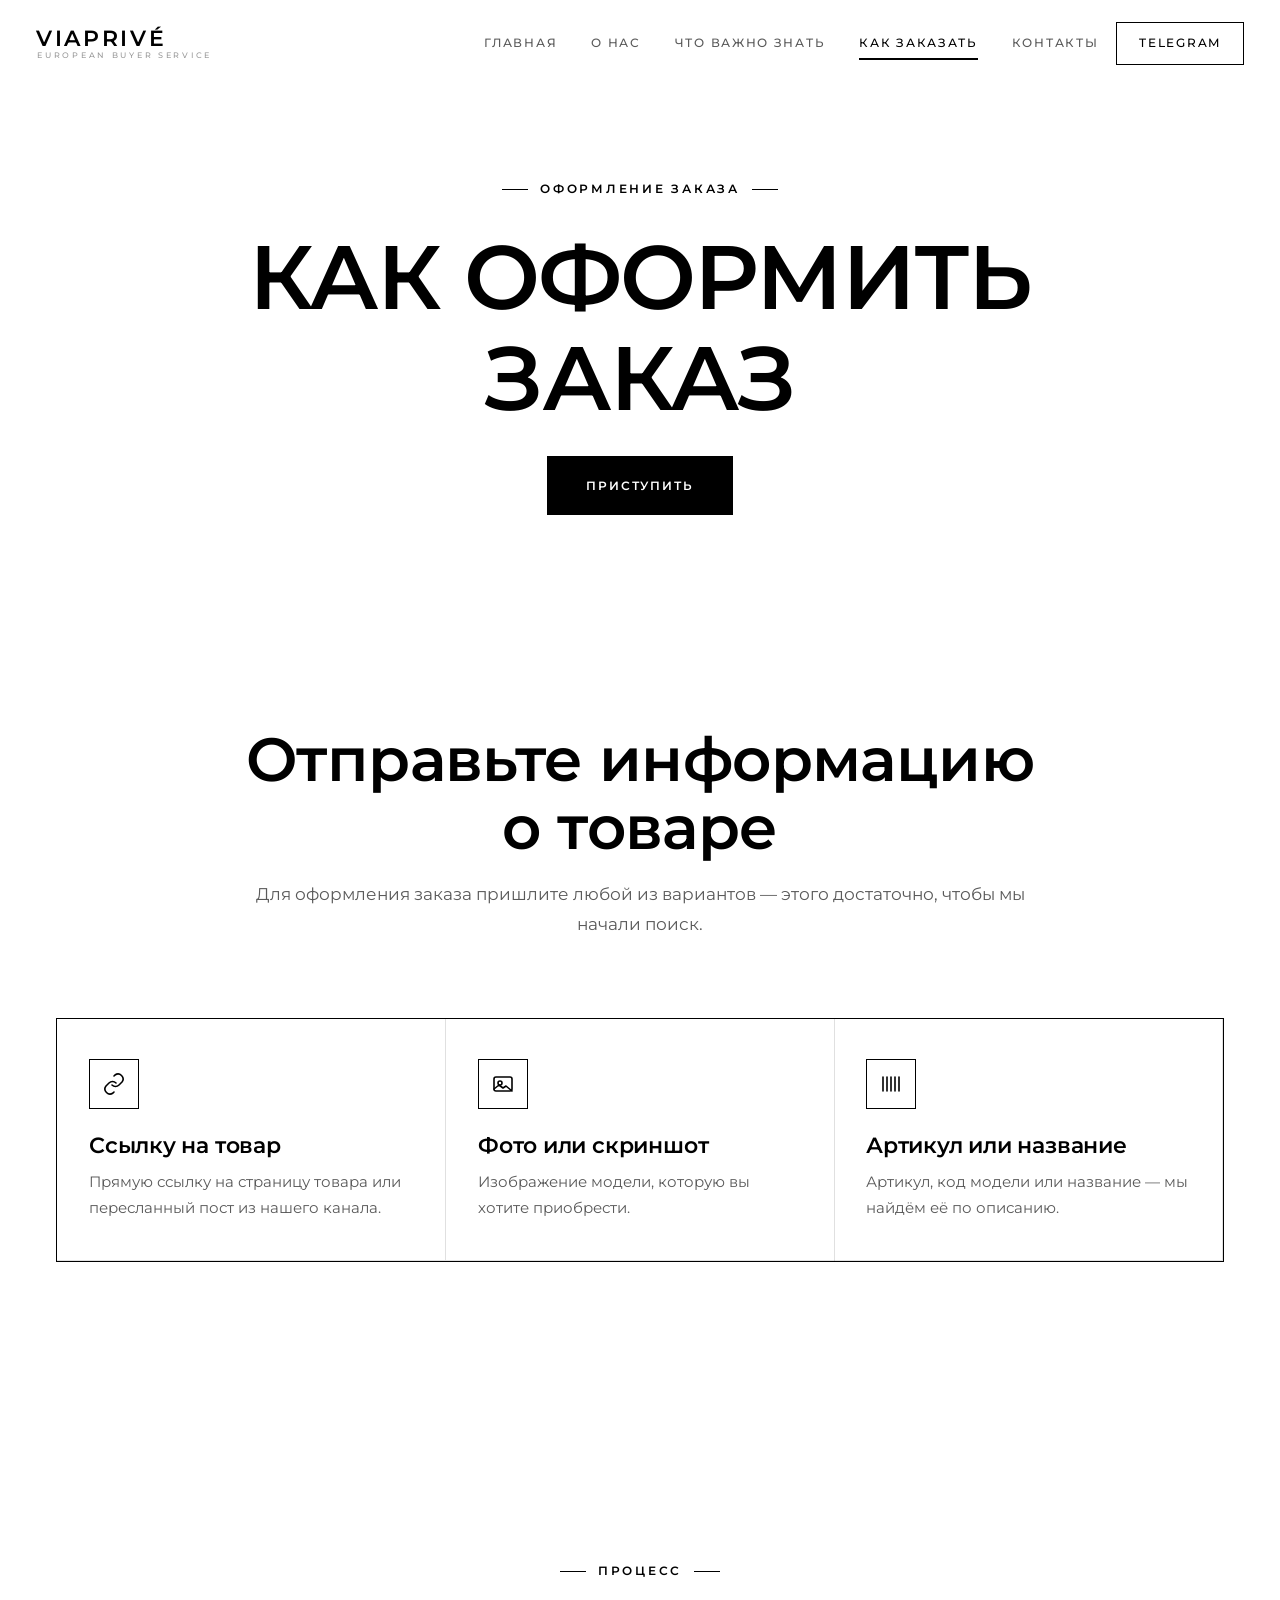
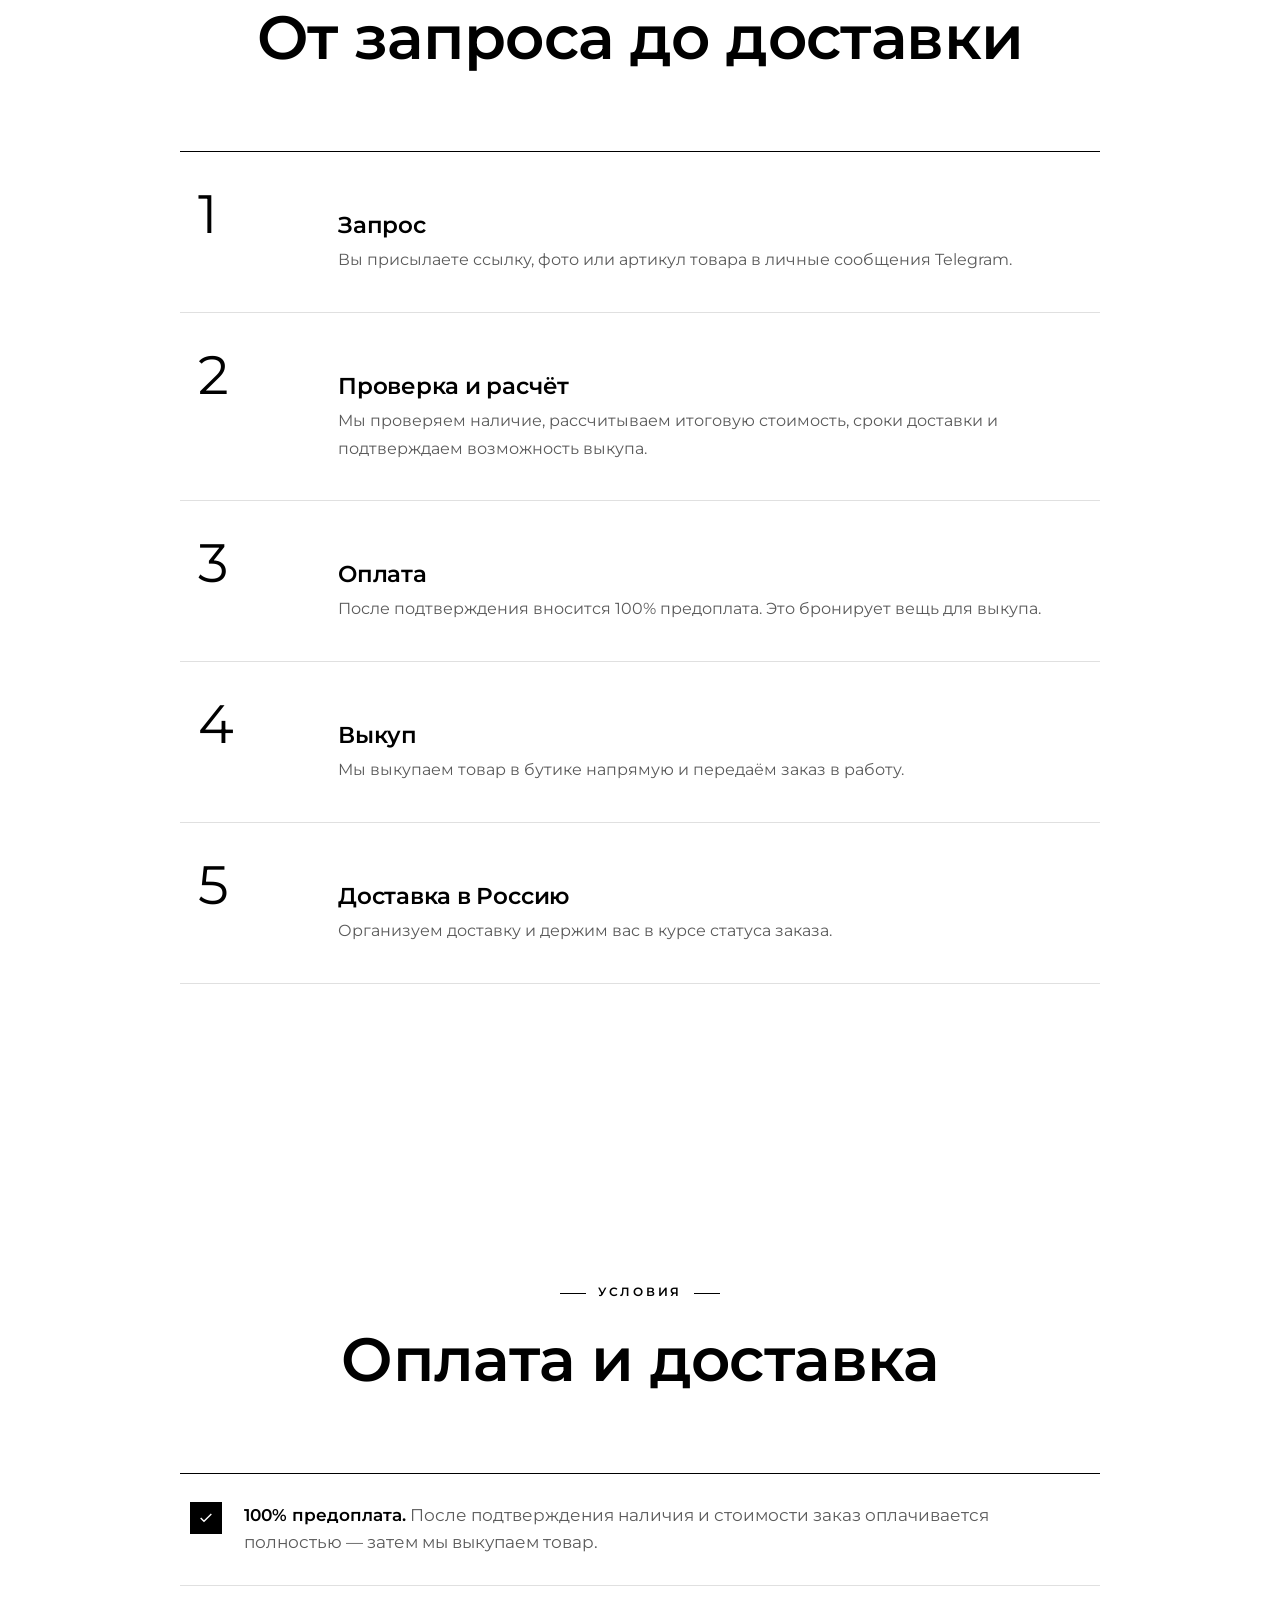
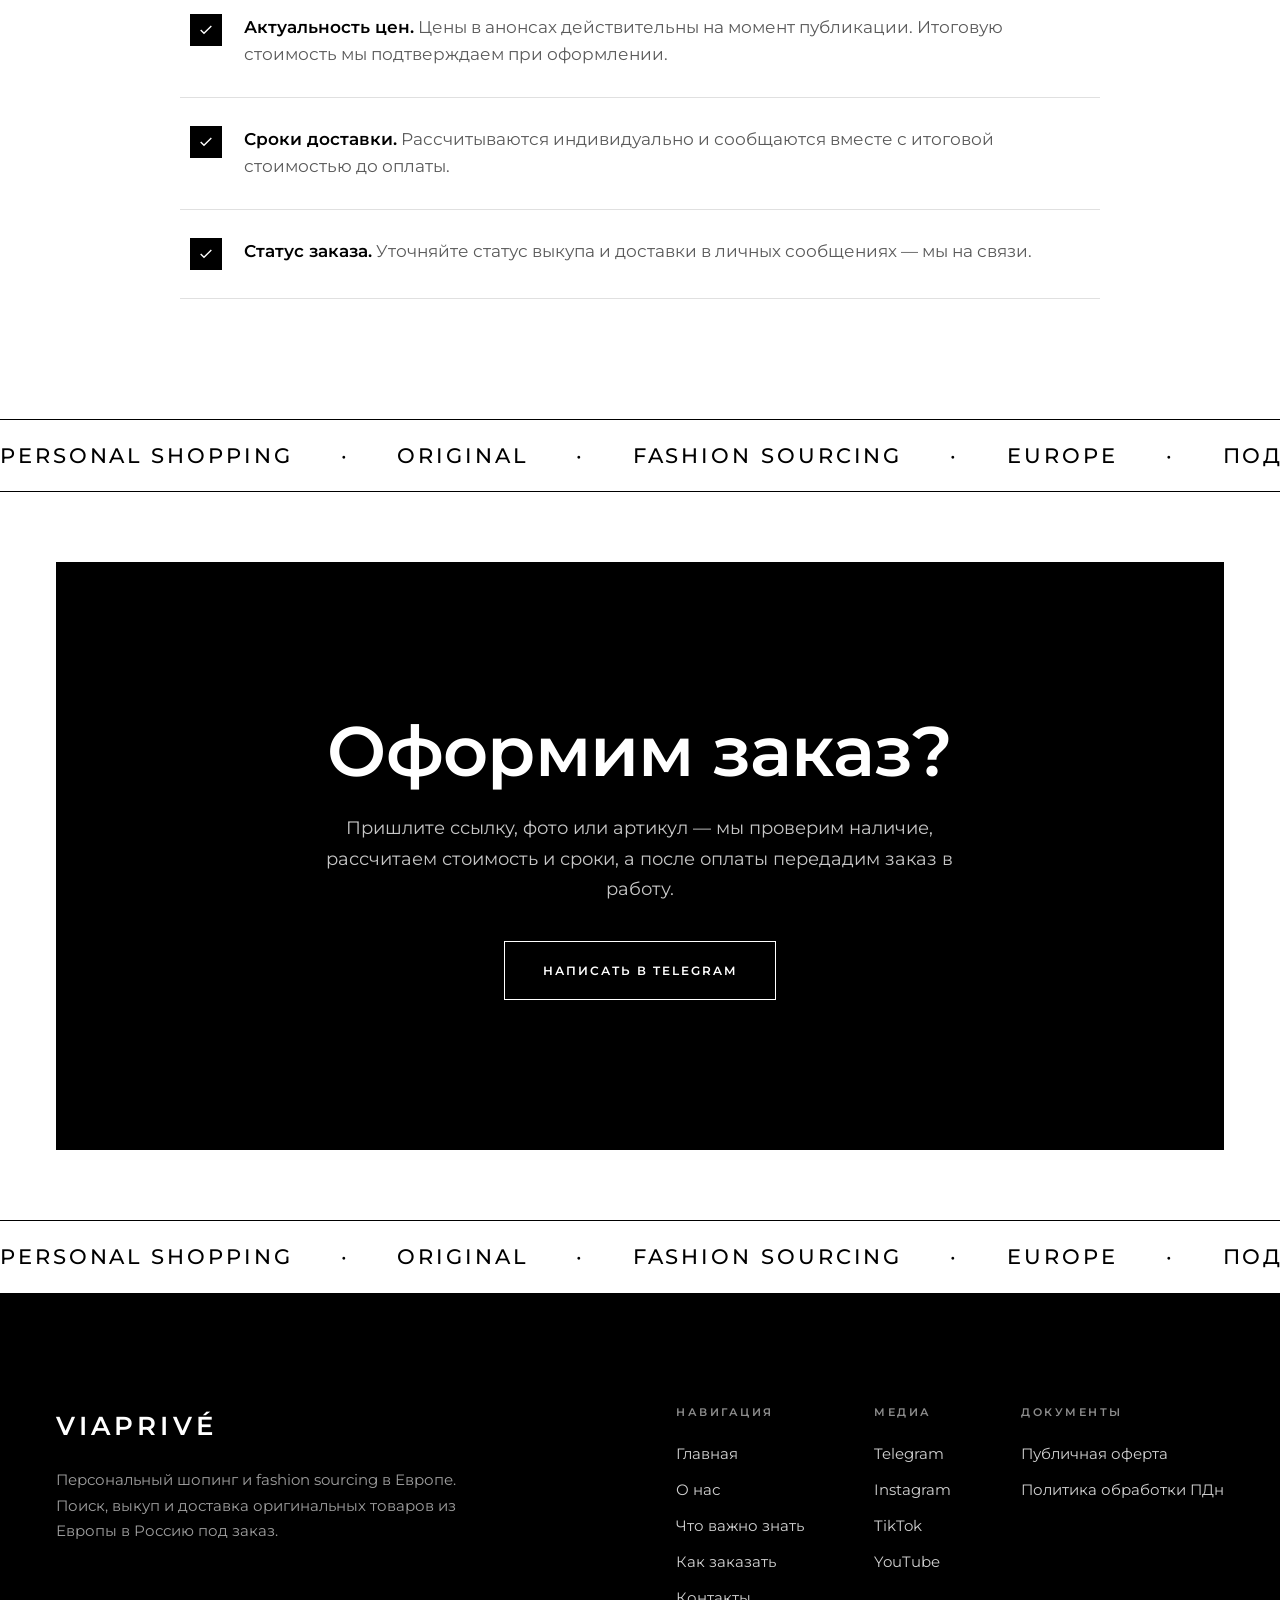
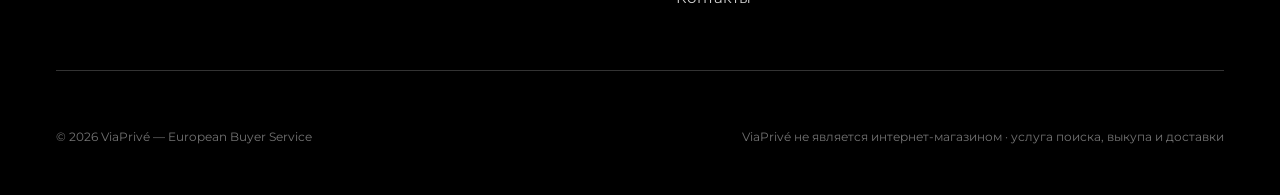
<file: order/index.html>
<!DOCTYPE html>
<html lang="ru">
<head>
<meta charset="UTF-8" />
<meta name="viewport" content="width=device-width, initial-scale=1.0" />
<title>Как оформить заказ — ViaPrivé</title>
<meta name="description" content="Как оформить заказ в ViaPrivé: пришлите ссылку, фото или артикул — мы проверим наличие, рассчитаем стоимость и сроки, после оплаты выкупаем и организуем доставку из Европы в Россию." />
<link rel="preconnect" href="https://fonts.googleapis.com">
<link rel="preconnect" href="https://fonts.gstatic.com" crossorigin>
<link href="https://fonts.googleapis.com/css2?family=Montserrat:wght@300;400;500;600;700&display=swap" rel="stylesheet">
<link rel="stylesheet" href="/assets/css/style.css">
<link rel="icon" href="/assets/img/logo-dark.svg">
</head>
<body>

<div class="curtain"><span class="curtain__word">ViaPrivé</span></div>

<header class="nav">
  <a class="nav__logo" href="/" data-link><span class="word"><b>ViaPrivé</b><small>European Buyer Service</small></span></a>
  <nav class="nav__links">
    <a href="/" data-link>Главная</a>
    <a href="/about/" data-link>О нас</a>
    <a href="/info/" data-link>Что важно знать</a>
    <a href="/order/" class="active" data-link>Как заказать</a>
    <a href="/contacts/" data-link>Контакты</a>
    <a href="https://t.me/viaprive" class="nav__cta" target="_blank" rel="noopener">Telegram</a>
  </nav>
  <div class="nav__burger" aria-label="Меню"><span></span><span></span><span></span></div>
</header>

<!-- HERO -->
<section class="hero" style="min-height:62vh">
  <div class="wrap">
    <div class="hero__inner">
      <div class="hero__copy">
        <span class="eyebrow">Оформление заказа</span>
        <h1>Как оформить заказ</h1>
        <div class="hero__actions">
          <a href="#steps" class="btn btn--gold">Приступить</a>
        </div>
      </div>
    </div>
  </div>
</section>

<!-- ЧТО ПРИСЛАТЬ -->
<section class="section section--tight">
  <div class="wrap">
    <div class="section__head reveal">
      <h2>Отправьте информацию о товаре</h2>
      <p>Для оформления заказа пришлите любой из вариантов — этого достаточно, чтобы мы начали поиск.</p>
    </div>
    <div class="grid">
      <article class="card tilt reveal" data-d="1">
        <div class="card__icon"><svg viewBox="0 0 24 24" fill="none" stroke-width="1.6" stroke-linecap="round" stroke-linejoin="round"><path d="M10 13a5 5 0 0 0 7 0l3-3a5 5 0 0 0-7-7l-1 1M14 11a5 5 0 0 0-7 0l-3 3a5 5 0 0 0 7 7l1-1"/></svg></div>
        <h3>Ссылку на товар</h3>
        <p>Прямую ссылку на страницу товара или пересланный пост из нашего канала.</p>
      </article>
      <article class="card tilt reveal" data-d="2">
        <div class="card__icon"><svg viewBox="0 0 24 24" fill="none" stroke-width="1.6" stroke-linecap="round" stroke-linejoin="round"><rect x="3" y="5" width="18" height="14" rx="2"/><circle cx="9" cy="11" r="2"/><path d="M3 17l5-4 4 3 3-2 6 5"/></svg></div>
        <h3>Фото или скриншот</h3>
        <p>Изображение модели, которую вы хотите приобрести.</p>
      </article>
      <article class="card tilt reveal" data-d="3">
        <div class="card__icon"><svg viewBox="0 0 24 24" fill="none" stroke-width="1.6" stroke-linecap="round" stroke-linejoin="round"><path d="M4 5v14M8 5v14M12 5v14M16 5v14M20 5v14"/></svg></div>
        <h3>Артикул или название</h3>
        <p>Артикул, код модели или название — мы найдём её по описанию.</p>
      </article>
    </div>
  </div>
</section>

<!-- ШАГИ -->
<section class="section" id="steps">
  <div class="wrap">
    <div class="section__head reveal">
      <span class="eyebrow">Процесс</span>
      <h2>От запроса до доставки</h2>
    </div>
    <div class="steps">
      <div class="step tilt reveal" data-tilt="4" data-d="1">
        <div class="step__n">1</div>
        <div><h3>Запрос</h3><p>Вы присылаете ссылку, фото или артикул товара в личные сообщения Telegram.</p></div>
      </div>
      <div class="step tilt reveal" data-tilt="4" data-d="2">
        <div class="step__n">2</div>
        <div><h3>Проверка и расчёт</h3><p>Мы проверяем наличие, рассчитываем итоговую стоимость, сроки доставки и подтверждаем возможность выкупа.</p></div>
      </div>
      <div class="step tilt reveal" data-tilt="4" data-d="3">
        <div class="step__n">3</div>
        <div><h3>Оплата</h3><p>После подтверждения вносится 100% предоплата. Это бронирует вещь для выкупа.</p></div>
      </div>
      <div class="step tilt reveal" data-tilt="4" data-d="4">
        <div class="step__n">4</div>
        <div><h3>Выкуп</h3><p>Мы выкупаем товар в бутике напрямую и передаём заказ в работу.</p></div>
      </div>
      <div class="step tilt reveal" data-tilt="4" data-d="1">
        <div class="step__n">5</div>
        <div><h3>Доставка в Россию</h3><p>Организуем доставку и держим вас в курсе статуса заказа.</p></div>
      </div>
    </div>
  </div>
</section>

<!-- УСЛОВИЯ ОПЛАТЫ И ДОСТАВКИ -->
<section class="section section--tight">
  <div class="wrap">
    <div class="section__head reveal">
      <span class="eyebrow">Условия</span>
      <h2>Оплата и доставка</h2>
    </div>
    <div class="notes">
      <div class="note reveal" data-d="1">
        <span class="note__mark"><svg viewBox="0 0 24 24" width="16" height="16" fill="none" stroke="currentColor" stroke-width="2"><path d="M20 6L9 17l-5-5"/></svg></span>
        <p><strong>100% предоплата.</strong> После подтверждения наличия и стоимости заказ оплачивается полностью — затем мы выкупаем товар.</p>
      </div>
      <div class="note reveal" data-d="2">
        <span class="note__mark"><svg viewBox="0 0 24 24" width="16" height="16" fill="none" stroke="currentColor" stroke-width="2"><path d="M20 6L9 17l-5-5"/></svg></span>
        <p><strong>Актуальность цен.</strong> Цены в анонсах действительны на момент публикации. Итоговую стоимость мы подтверждаем при оформлении.</p>
      </div>
      <div class="note reveal" data-d="3">
        <span class="note__mark"><svg viewBox="0 0 24 24" width="16" height="16" fill="none" stroke="currentColor" stroke-width="2"><path d="M20 6L9 17l-5-5"/></svg></span>
        <p><strong>Сроки доставки.</strong> Рассчитываются индивидуально и сообщаются вместе с итоговой стоимостью до оплаты.</p>
      </div>
      <div class="note reveal" data-d="4">
        <span class="note__mark"><svg viewBox="0 0 24 24" width="16" height="16" fill="none" stroke="currentColor" stroke-width="2"><path d="M20 6L9 17l-5-5"/></svg></span>
        <p><strong>Статус заказа.</strong> Уточняйте статус выкупа и доставки в личных сообщениях — мы на связи.</p>
      </div>
    </div>
  </div>
</section>

<!-- MARQUEE (над чёрной плашкой) -->
<div class="marquee marquee--alt reveal">
  <div class="marquee__track">
    <span>Personal Shopping</span><span>·</span><span>Original</span><span>·</span><span>Fashion Sourcing</span><span>·</span><span>Europe</span><span>·</span><span>Под заказ</span><span>·</span><span>Доставка</span><span>·</span>
    <span>Personal Shopping</span><span>·</span><span>Original</span><span>·</span><span>Fashion Sourcing</span><span>·</span><span>Europe</span><span>·</span><span>Под заказ</span><span>·</span><span>Доставка</span><span>·</span>
  </div>
</div>

<!-- CTA -->
<section class="cta">
  <div class="wrap">
    <div class="cta__card reveal">
      <h2>Оформим заказ?</h2>
      <p>Пришлите ссылку, фото или артикул — мы проверим наличие, рассчитаем стоимость и сроки, а после оплаты передадим заказ в работу.</p>
      <div class="cta__actions">
        <a href="https://t.me/viaprive" class="btn btn--ghost" target="_blank" rel="noopener">Написать в Telegram</a>
      </div>
    </div>
  </div>
</section>

<!-- MARQUEE (под чёрной плашкой) -->
<div class="marquee marquee--alt reveal">
  <div class="marquee__track">
    <span>Personal Shopping</span><span>·</span><span>Original</span><span>·</span><span>Fashion Sourcing</span><span>·</span><span>Europe</span><span>·</span><span>Под заказ</span><span>·</span><span>Доставка</span><span>·</span>
    <span>Personal Shopping</span><span>·</span><span>Original</span><span>·</span><span>Fashion Sourcing</span><span>·</span><span>Europe</span><span>·</span><span>Под заказ</span><span>·</span><span>Доставка</span><span>·</span>
  </div>
</div>

<!-- FOOTER -->
<footer class="footer">
  <div class="wrap">
    <div class="footer__top">
      <div class="footer__brand">
        <b>ViaPrivé</b>
        <p>Персональный шопинг и fashion sourcing в Европе. Поиск, выкуп и доставка оригинальных товаров из Европы в Россию под заказ.</p>
      </div>
      <div class="footer__cols">
        <div class="footer__col">
          <h4>Навигация</h4>
          <a href="/" data-link>Главная</a>
          <a href="/about/" data-link>О нас</a>
          <a href="/info/" data-link>Что важно знать</a>
          <a href="/order/" data-link>Как заказать</a>
          <a href="/contacts/" data-link>Контакты</a>
        </div>
        <div class="footer__col">
          <h4>Медиа</h4>
          <a href="https://t.me/viaprive" target="_blank" rel="noopener">Telegram</a>
          <a href="#" target="_blank" rel="noopener">Instagram</a>
          <a href="#" target="_blank" rel="noopener">TikTok</a>
          <a href="#" target="_blank" rel="noopener">YouTube</a>
        </div>
        <div class="footer__col">
          <h4>Документы</h4>
          <a href="/assets/docs/oferta.pdf" target="_blank" rel="noopener">Публичная оферта</a>
          <a href="/info/" data-link>Политика обработки ПДн</a>
        </div>
      </div>
    </div>
    <div class="footer__bottom">
      <span>© 2026 ViaPrivé — European Buyer Service</span>
      <span>ViaPrivé не является интернет-магазином · услуга поиска, выкупа и доставки</span>
    </div>
  </div>
</footer>

<script src="/assets/js/main.js"></script>
</body>
</html>
</file>
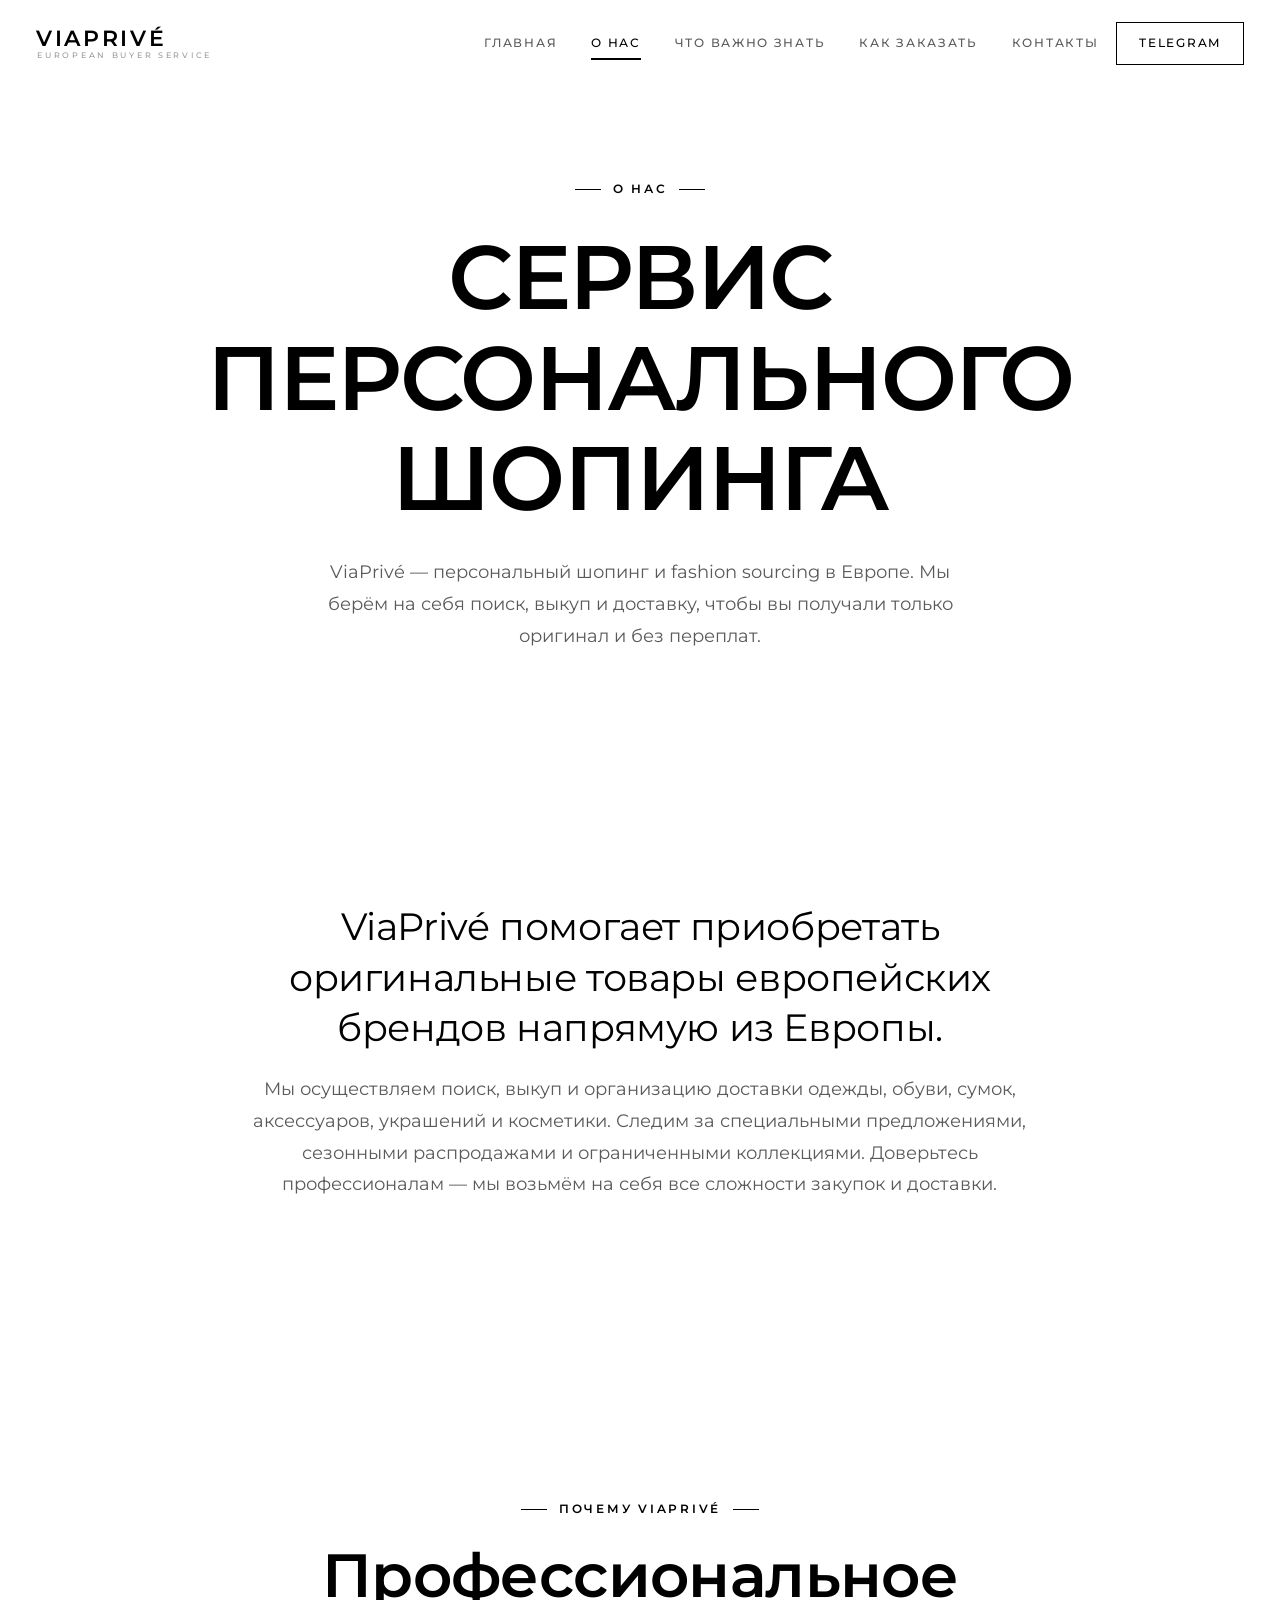
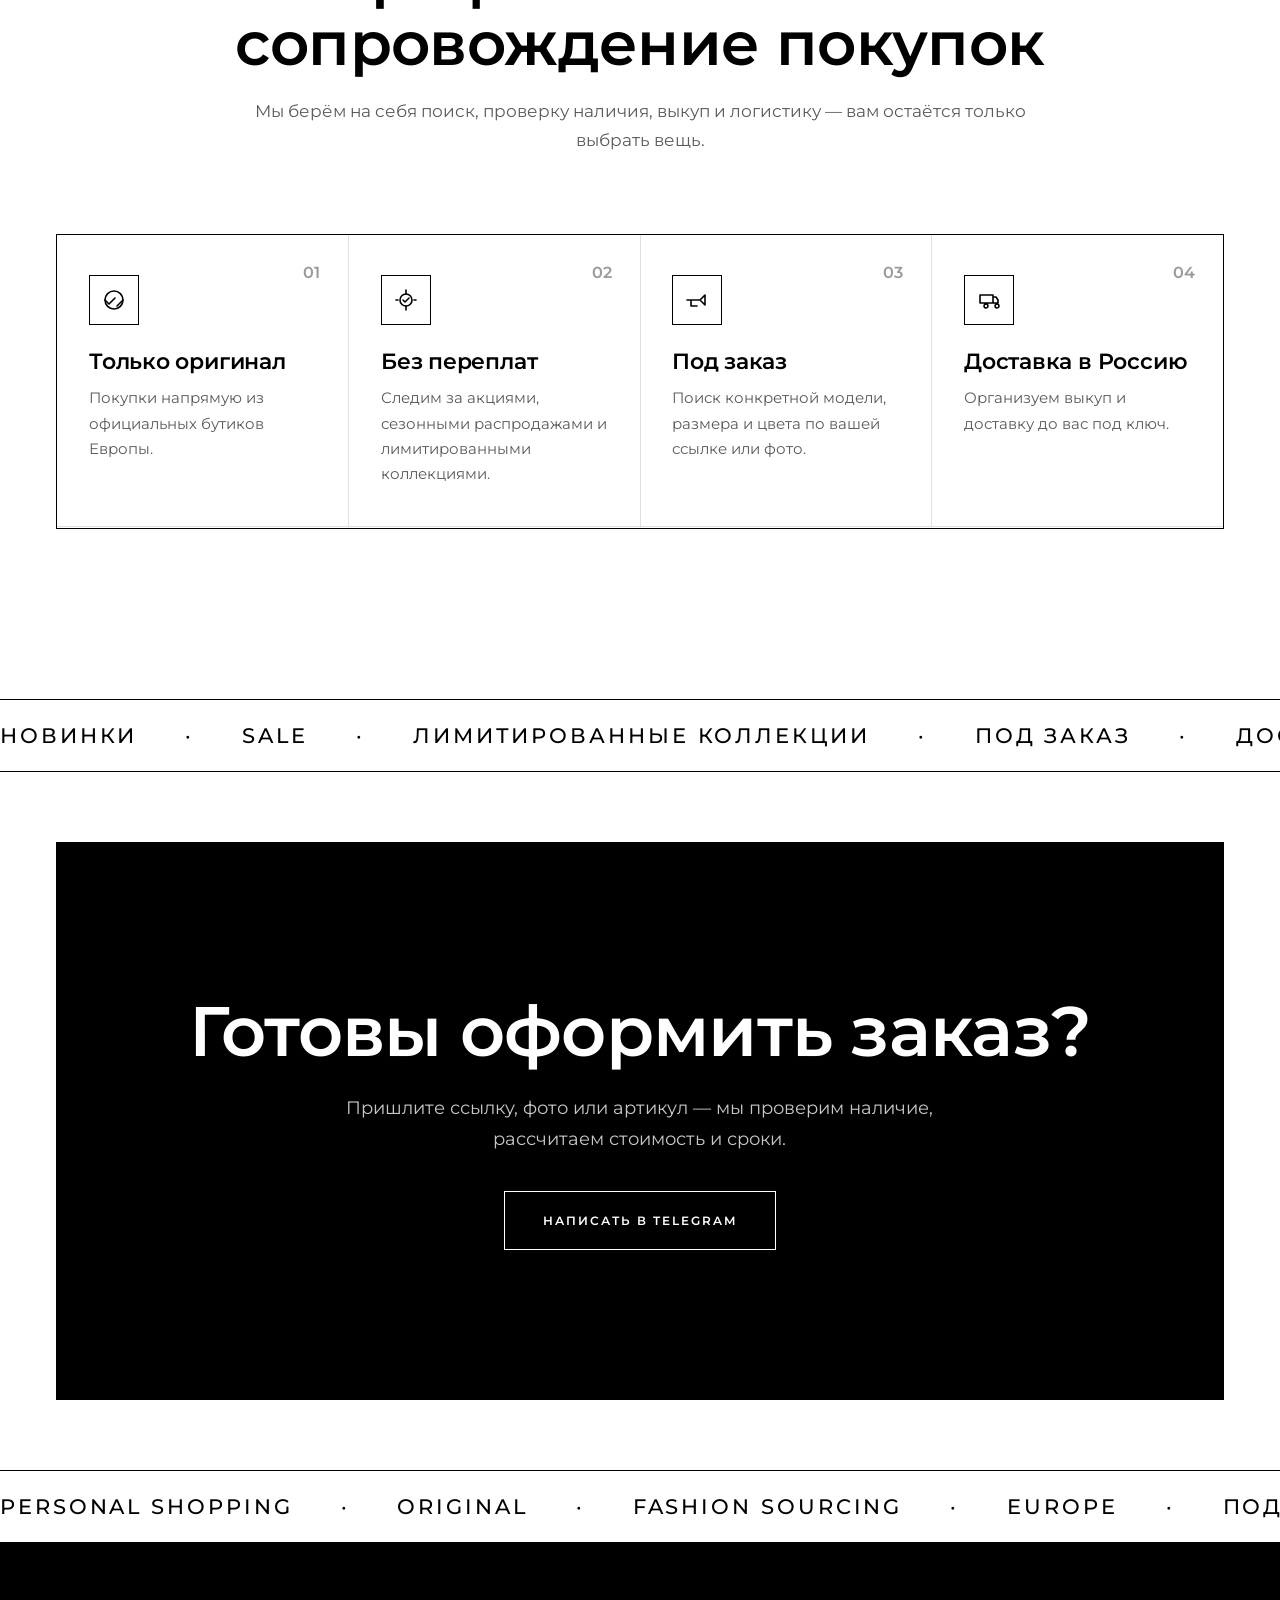
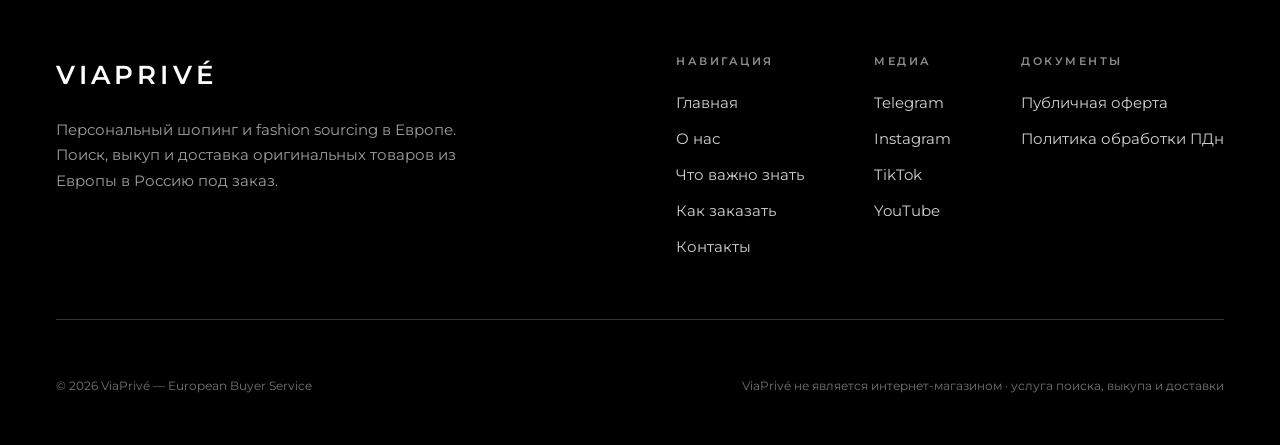
<file: about.html>
<!DOCTYPE html>
<html lang="ru">
<head>
<meta charset="UTF-8" />
<meta name="viewport" content="width=device-width, initial-scale=1.0" />
<title>О нас — ViaPrivé</title>
<meta name="description" content="О сервисе ViaPrivé: персональный шопинг и fashion sourcing в Европе. Поиск, выкуп и доставка оригинальных товаров из Европы в Россию под заказ." />
<link rel="preconnect" href="https://fonts.googleapis.com">
<link rel="preconnect" href="https://fonts.gstatic.com" crossorigin>
<link href="https://fonts.googleapis.com/css2?family=Montserrat:wght@300;400;500;600;700&display=swap" rel="stylesheet">
<link rel="stylesheet" href="assets/css/style.css">
<link rel="icon" href="assets/img/logo-dark.svg">
</head>
<body>

<div class="curtain"><span class="curtain__word">ViaPrivé</span></div>

<header class="nav">
  <a class="nav__logo" href="index.html" data-link><span class="word"><b>ViaPrivé</b><small>European Buyer Service</small></span></a>
  <nav class="nav__links">
    <a href="index.html" data-link>Главная</a>
    <a href="about.html" class="active" data-link>О нас</a>
    <a href="info.html" data-link>Что важно знать</a>
    <a href="order.html" data-link>Как заказать</a>
    <a href="contacts.html" data-link>Контакты</a>
    <a href="https://t.me/viaprive" class="nav__cta" target="_blank" rel="noopener">Telegram</a>
  </nav>
  <div class="nav__burger" aria-label="Меню"><span></span><span></span><span></span></div>
</header>

<!-- HERO -->
<section class="hero" style="min-height:58vh">
  <div class="wrap">
    <div class="hero__inner">
      <div class="hero__copy">
        <span class="eyebrow">О нас</span>
        <h1>Сервис персонального шопинга</h1>
        <p class="hero__lead">
          ViaPrivé — персональный шопинг и fashion sourcing в Европе. Мы берём на себя
          поиск, выкуп и доставку, чтобы вы получали только оригинал и без переплат.
        </p>
      </div>
    </div>
  </div>
</section>

<!-- О СЕРВИСЕ -->
<section class="section section--tight">
  <div class="wrap lead-block reveal">
    <p>
      ViaPrivé помогает приобретать <span class="gold">оригинальные товары</span>
      европейских брендов напрямую из Европы.
    </p>
    <p>
      Мы осуществляем поиск, выкуп и организацию доставки одежды, обуви, сумок,
      аксессуаров, украшений и косметики. Следим за специальными предложениями,
      сезонными распродажами и ограниченными коллекциями. Доверьтесь профессионалам —
      мы возьмём на себя все сложности закупок и доставки.
    </p>
  </div>
</section>

<!-- ПРЕИМУЩЕСТВА -->
<section class="section">
  <div class="wrap">
    <div class="section__head reveal">
      <span class="eyebrow">Почему ViaPrivé</span>
      <h2>Профессиональное сопровождение покупок</h2>
      <p>Мы берём на себя поиск, проверку наличия, выкуп и логистику — вам остаётся только выбрать вещь.</p>
    </div>
    <div class="grid">
      <article class="card tilt reveal" data-d="1">
        <span class="card__num">01</span>
        <div class="card__icon"><svg viewBox="0 0 24 24" fill="none" stroke-width="1.6" stroke-linecap="round" stroke-linejoin="round"><path d="M3 12l4 4 6-6M21 12l-6 6"/><circle cx="12" cy="12" r="9"/></svg></div>
        <h3>Только оригинал</h3>
        <p>Покупки напрямую из официальных бутиков Европы.</p>
      </article>
      <article class="card tilt reveal" data-d="2">
        <span class="card__num">02</span>
        <div class="card__icon"><svg viewBox="0 0 24 24" fill="none" stroke-width="1.6" stroke-linecap="round" stroke-linejoin="round"><path d="M12 2v4M12 18v4M4 12H2M22 12h-2"/><circle cx="12" cy="12" r="6"/><path d="M9 12l2 2 4-4"/></svg></div>
        <h3>Без переплат</h3>
        <p>Следим за акциями, сезонными распродажами и лимитированными коллекциями.</p>
      </article>
      <article class="card tilt reveal" data-d="3">
        <span class="card__num">03</span>
        <div class="card__icon"><svg viewBox="0 0 24 24" fill="none" stroke-width="1.6" stroke-linecap="round" stroke-linejoin="round"><path d="M2 12h13l5-5v10l-5-5M6 12v6h6"/></svg></div>
        <h3>Под заказ</h3>
        <p>Поиск конкретной модели, размера и цвета по вашей ссылке или фото.</p>
      </article>
      <article class="card tilt reveal" data-d="4">
        <span class="card__num">04</span>
        <div class="card__icon"><svg viewBox="0 0 24 24" fill="none" stroke-width="1.6" stroke-linecap="round" stroke-linejoin="round"><path d="M3 7h13v8H3zM16 9h3l2 3v3h-5M7 18a2 2 0 1 0 0-.1M18 18a2 2 0 1 0 0-.1"/></svg></div>
        <h3>Доставка в Россию</h3>
        <p>Организуем выкуп и доставку до вас под ключ.</p>
      </article>
    </div>
  </div>
</section>

<!-- MARQUEE -->
<div class="marquee marquee--alt reveal">
  <div class="marquee__track">
    <span>Новинки</span><span>·</span><span>Sale</span><span>·</span><span>Лимитированные коллекции</span><span>·</span><span>Под заказ</span><span>·</span><span>Доставка в Россию</span><span>·</span><span>Только оригинал</span><span>·</span>
    <span>Новинки</span><span>·</span><span>Sale</span><span>·</span><span>Лимитированные коллекции</span><span>·</span><span>Под заказ</span><span>·</span><span>Доставка в Россию</span><span>·</span><span>Только оригинал</span><span>·</span>
  </div>
</div>

<!-- CTA -->
<section class="cta">
  <div class="wrap">
    <div class="cta__card reveal">
      <h2>Готовы оформить заказ?</h2>
      <p>Пришлите ссылку, фото или артикул — мы проверим наличие, рассчитаем стоимость и сроки.</p>
      <div class="cta__actions">
        <a href="https://t.me/viaprive" class="btn btn--ghost" target="_blank" rel="noopener">Написать в Telegram</a>
      </div>
    </div>
  </div>
</section>

<!-- MARQUEE (под чёрной плашкой) -->
<div class="marquee marquee--alt reveal">
  <div class="marquee__track">
    <span>Personal Shopping</span><span>·</span><span>Original</span><span>·</span><span>Fashion Sourcing</span><span>·</span><span>Europe</span><span>·</span><span>Под заказ</span><span>·</span><span>Доставка</span><span>·</span>
    <span>Personal Shopping</span><span>·</span><span>Original</span><span>·</span><span>Fashion Sourcing</span><span>·</span><span>Europe</span><span>·</span><span>Под заказ</span><span>·</span><span>Доставка</span><span>·</span>
  </div>
</div>

<!-- FOOTER -->
<footer class="footer">
  <div class="wrap">
    <div class="footer__top">
      <div class="footer__brand">
        <b>ViaPrivé</b>
        <p>Персональный шопинг и fashion sourcing в Европе. Поиск, выкуп и доставка оригинальных товаров из Европы в Россию под заказ.</p>
      </div>
      <div class="footer__cols">
        <div class="footer__col">
          <h4>Навигация</h4>
          <a href="index.html" data-link>Главная</a>
          <a href="about.html" data-link>О нас</a>
          <a href="info.html" data-link>Что важно знать</a>
          <a href="order.html" data-link>Как заказать</a>
          <a href="contacts.html" data-link>Контакты</a>
        </div>
        <div class="footer__col">
          <h4>Медиа</h4>
          <a href="https://t.me/viaprive" target="_blank" rel="noopener">Telegram</a>
          <a href="#" target="_blank" rel="noopener">Instagram</a>
          <a href="#" target="_blank" rel="noopener">TikTok</a>
          <a href="#" target="_blank" rel="noopener">YouTube</a>
        </div>
        <div class="footer__col">
          <h4>Документы</h4>
          <a href="info.html" data-link>Публичная оферта</a>
          <a href="info.html" data-link>Политика обработки ПДн</a>
        </div>
      </div>
    </div>
    <div class="footer__bottom">
      <span>© 2026 ViaPrivé — European Buyer Service</span>
      <span>ViaPrivé не является интернет-магазином · услуга поиска, выкупа и доставки</span>
    </div>
  </div>
</footer>

<script src="assets/js/main.js"></script>
</body>
</html>
</file>
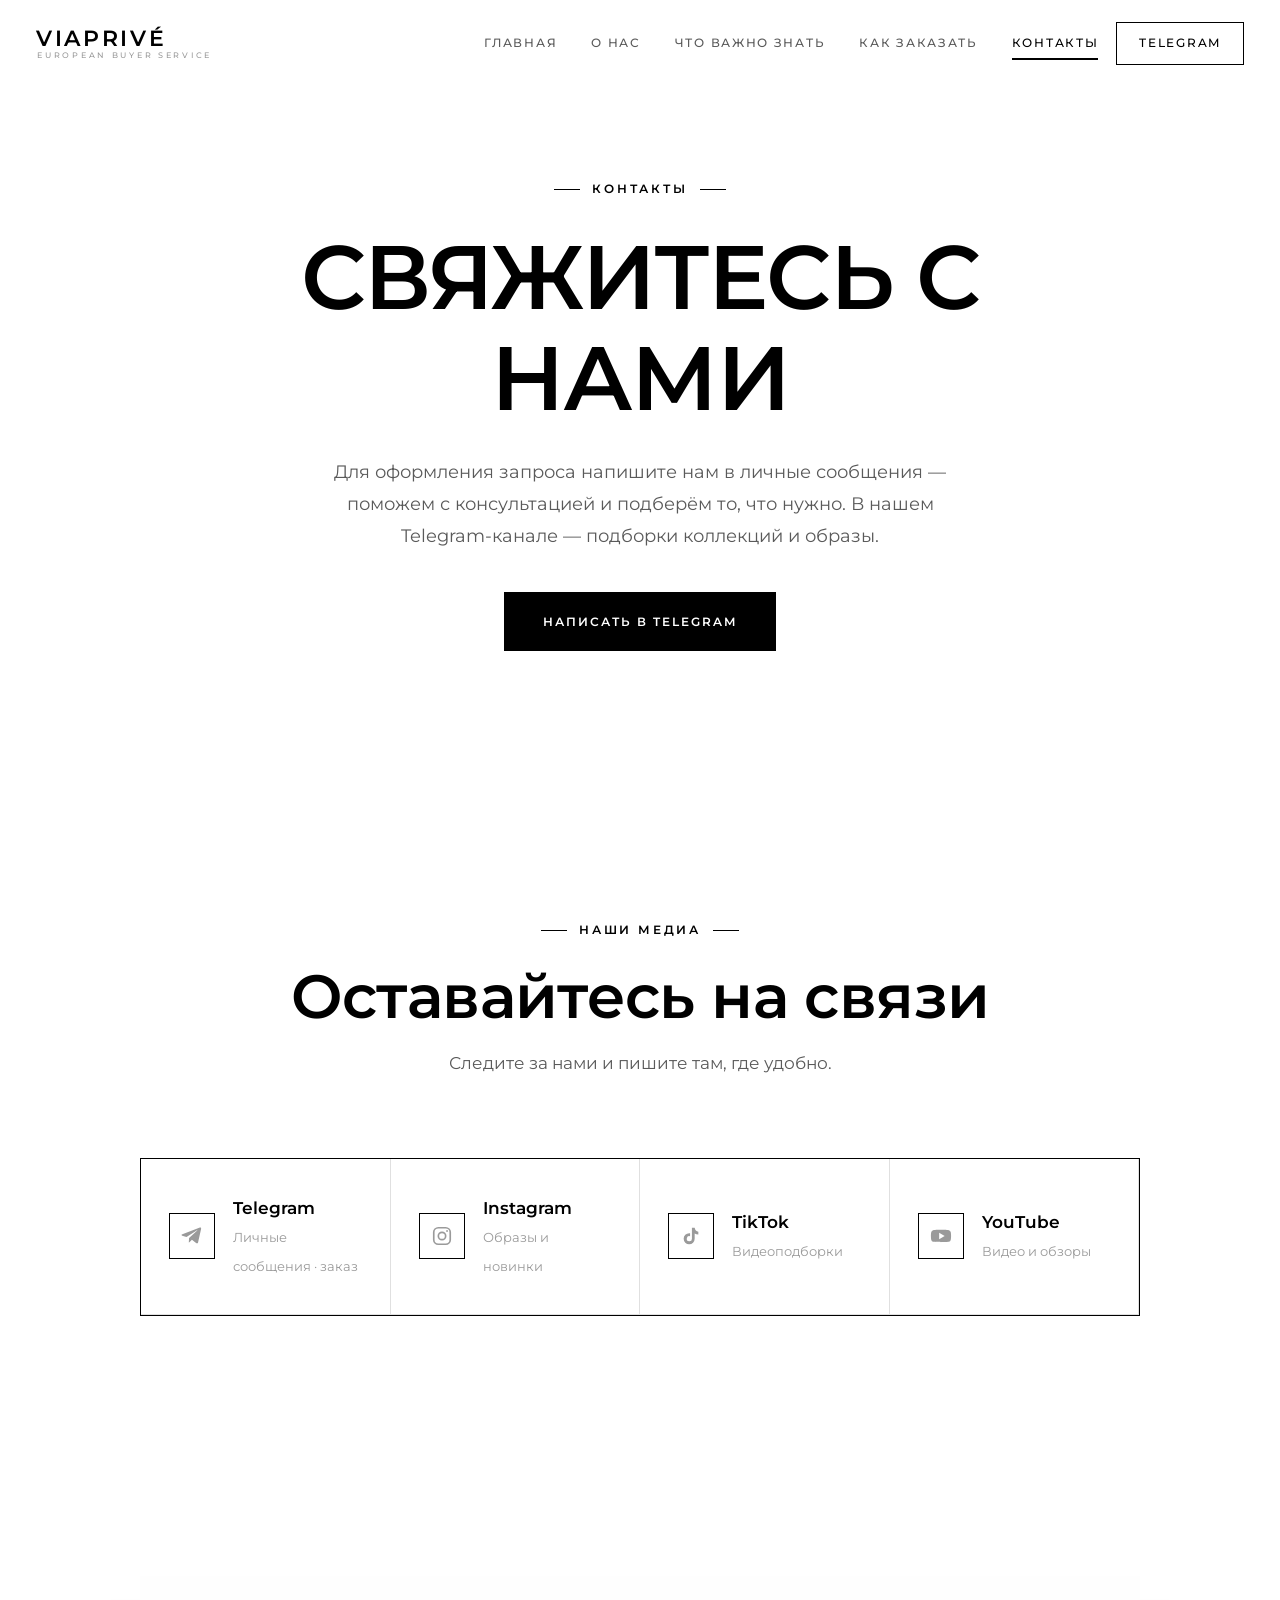
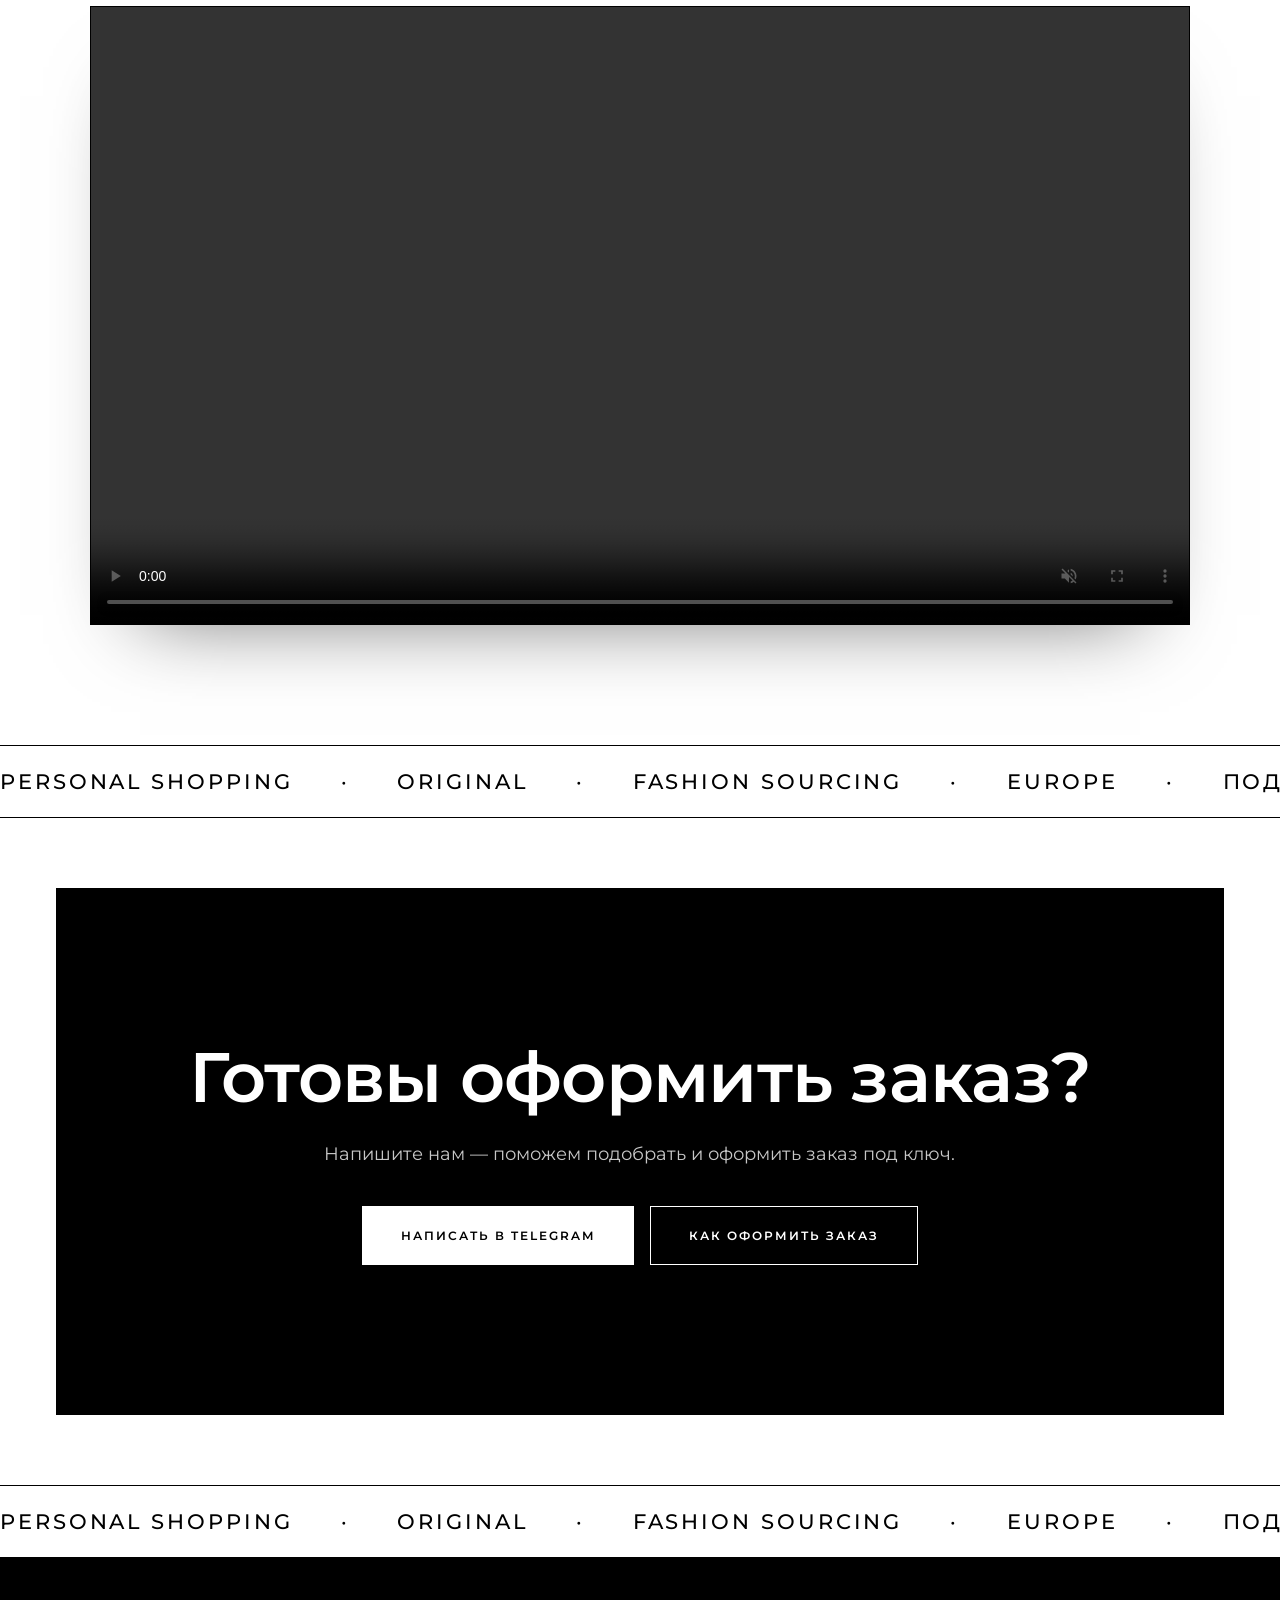
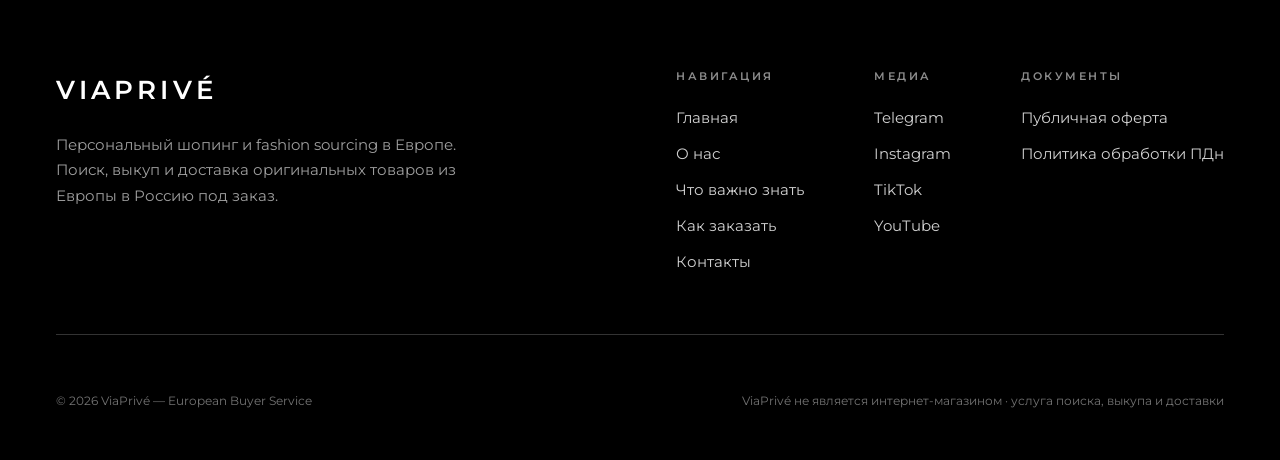
<file: contacts.html>
<!DOCTYPE html>
<html lang="ru">
<head>
<meta charset="UTF-8" />
<meta name="viewport" content="width=device-width, initial-scale=1.0" />
<title>Контакты — ViaPrivé</title>
<meta name="description" content="Контакты ViaPrivé. Напишите нам в Telegram для оформления заказа. Наши медиа: Telegram, Instagram, TikTok, YouTube." />
<link rel="preconnect" href="https://fonts.googleapis.com">
<link rel="preconnect" href="https://fonts.gstatic.com" crossorigin>
<link href="https://fonts.googleapis.com/css2?family=Montserrat:wght@300;400;500;600;700&display=swap" rel="stylesheet">
<link rel="stylesheet" href="assets/css/style.css">
<link rel="icon" href="assets/img/logo-dark.svg">
</head>
<body>

<div class="curtain"><span class="curtain__word">ViaPrivé</span></div>

<header class="nav">
  <a class="nav__logo" href="index.html" data-link><span class="word"><b>ViaPrivé</b><small>European Buyer Service</small></span></a>
  <nav class="nav__links">
    <a href="index.html" data-link>Главная</a>
    <a href="about.html" data-link>О нас</a>
    <a href="info.html" data-link>Что важно знать</a>
    <a href="order.html" data-link>Как заказать</a>
    <a href="contacts.html" class="active" data-link>Контакты</a>
    <a href="https://t.me/viaprive" class="nav__cta" target="_blank" rel="noopener">Telegram</a>
  </nav>
  <div class="nav__burger" aria-label="Меню"><span></span><span></span><span></span></div>
</header>

<!-- HERO -->
<section class="hero" style="min-height:60vh">
  <div class="wrap">
    <div class="hero__inner">
      <div class="hero__copy">
        <span class="eyebrow">Контакты</span>
        <h1>Свяжитесь с нами</h1>
        <p class="hero__lead">
          Для оформления запроса напишите нам в личные сообщения — поможем с консультацией
          и подберём то, что нужно. В нашем Telegram-канале — подборки коллекций и образы.
        </p>
        <div class="hero__actions">
          <a href="https://t.me/viaprive" class="btn btn--gold" target="_blank" rel="noopener">Написать в Telegram</a>
        </div>
      </div>
    </div>
  </div>
</section>

<!-- НАШИ МЕДИА -->
<section class="section" id="media">
  <div class="wrap">
    <div class="section__head reveal">
      <span class="eyebrow">Наши медиа</span>
      <h2>Оставайтесь на связи</h2>
      <p>Следите за нами и пишите там, где удобно.</p>
    </div>
    <div class="media-grid">
      <a class="media reveal" data-d="1" href="https://t.me/viaprive" target="_blank" rel="noopener">
        <span class="media__ic"><svg viewBox="0 0 24 24" fill="currentColor"><path d="M21.9 4.3 18.6 19c-.2 1-.9 1.3-1.8.8l-4.9-3.6-2.4 2.3c-.3.3-.5.5-1 .5l.3-4.9 8.9-8c.4-.3-.1-.5-.6-.2L6 13.2l-4.7-1.5c-1-.3-1-1 .2-1.5L20.6 2.8c.8-.3 1.6.2 1.3 1.5z"/></svg></span>
        <div><b>Telegram</b><span>Личные сообщения · заказ</span></div>
      </a>
      <a class="media reveal" data-d="2" href="#" target="_blank" rel="noopener">
        <span class="media__ic"><svg viewBox="0 0 24 24" fill="none" stroke="currentColor" stroke-width="1.8"><rect x="3" y="3" width="18" height="18" rx="5"/><circle cx="12" cy="12" r="4"/><circle cx="17.5" cy="6.5" r="1" fill="currentColor" stroke="none"/></svg></span>
        <div><b>Instagram</b><span>Образы и новинки</span></div>
      </a>
      <a class="media reveal" data-d="3" href="#" target="_blank" rel="noopener">
        <span class="media__ic"><svg viewBox="0 0 24 24" fill="currentColor"><path d="M16 3c.3 2.3 1.8 4 4 4.3v3c-1.5 0-2.9-.4-4-1.1V15a6 6 0 1 1-6-6c.3 0 .7 0 1 .1v3.2A2.8 2.8 0 1 0 13 15V3h3z"/></svg></span>
        <div><b>TikTok</b><span>Видеоподборки</span></div>
      </a>
      <a class="media reveal" data-d="4" href="#" target="_blank" rel="noopener">
        <span class="media__ic"><svg viewBox="0 0 24 24" fill="currentColor"><path d="M23 12c0-2-.2-3.5-.4-4.3a3 3 0 0 0-2-2C18.8 5.3 12 5.3 12 5.3s-6.8 0-8.6.4a3 3 0 0 0-2 2C1.2 8.5 1 10 1 12s.2 3.5.4 4.3a3 3 0 0 0 2 2c1.8.4 8.6.4 8.6.4s6.8 0 8.6-.4a3 3 0 0 0 2-2c.2-.8.4-2.3.4-4.3zM10 15.5v-7l6 3.5-6 3.5z"/></svg></span>
        <div><b>YouTube</b><span>Видео и обзоры</span></div>
      </a>
    </div>
  </div>
</section>

<!-- ВИДЕО -->
<section class="section section--tight videoblock">
  <div class="wrap">
    <figure class="videoblock__frame reveal">
      <video src="assets/video/viaprive_video.mp4" autoplay muted loop playsinline controls preload="auto"></video>
    </figure>
  </div>
</section>

<!-- MARQUEE (над чёрной плашкой) -->
<div class="marquee marquee--alt reveal">
  <div class="marquee__track">
    <span>Personal Shopping</span><span>·</span><span>Original</span><span>·</span><span>Fashion Sourcing</span><span>·</span><span>Europe</span><span>·</span><span>Под заказ</span><span>·</span><span>Доставка</span><span>·</span>
    <span>Personal Shopping</span><span>·</span><span>Original</span><span>·</span><span>Fashion Sourcing</span><span>·</span><span>Europe</span><span>·</span><span>Под заказ</span><span>·</span><span>Доставка</span><span>·</span>
  </div>
</div>


<!-- CTA -->
<section class="cta">
  <div class="wrap">
    <div class="cta__card reveal">
      <h2>Готовы оформить заказ?</h2>
      <p>Напишите нам — поможем подобрать и оформить заказ под ключ.</p>
      <div class="cta__actions">
        <a href="https://t.me/viaprive" class="btn btn--gold" target="_blank" rel="noopener">Написать в Telegram</a>
        <a href="order.html" class="btn btn--ghost" data-link>Как оформить заказ</a>
      </div>
    </div>
  </div>
</section>

<!-- MARQUEE (под чёрной плашкой) -->
<div class="marquee marquee--alt reveal">
  <div class="marquee__track">
    <span>Personal Shopping</span><span>·</span><span>Original</span><span>·</span><span>Fashion Sourcing</span><span>·</span><span>Europe</span><span>·</span><span>Под заказ</span><span>·</span><span>Доставка</span><span>·</span>
    <span>Personal Shopping</span><span>·</span><span>Original</span><span>·</span><span>Fashion Sourcing</span><span>·</span><span>Europe</span><span>·</span><span>Под заказ</span><span>·</span><span>Доставка</span><span>·</span>
  </div>
</div>

<!-- FOOTER -->
<footer class="footer">
  <div class="wrap">
    <div class="footer__top">
      <div class="footer__brand">
        <b>ViaPrivé</b>
        <p>Персональный шопинг и fashion sourcing в Европе. Поиск, выкуп и доставка оригинальных товаров из Европы в Россию под заказ.</p>
      </div>
      <div class="footer__cols">
        <div class="footer__col">
          <h4>Навигация</h4>
          <a href="index.html" data-link>Главная</a>
          <a href="about.html" data-link>О нас</a>
          <a href="info.html" data-link>Что важно знать</a>
          <a href="order.html" data-link>Как заказать</a>
          <a href="contacts.html" data-link>Контакты</a>
        </div>
        <div class="footer__col">
          <h4>Медиа</h4>
          <a href="https://t.me/viaprive" target="_blank" rel="noopener">Telegram</a>
          <a href="#" target="_blank" rel="noopener">Instagram</a>
          <a href="#" target="_blank" rel="noopener">TikTok</a>
          <a href="#" target="_blank" rel="noopener">YouTube</a>
        </div>
        <div class="footer__col">
          <h4>Документы</h4>
          <a href="info.html" data-link>Публичная оферта</a>
          <a href="info.html" data-link>Политика обработки ПДн</a>
        </div>
      </div>
    </div>
    <div class="footer__bottom">
      <span>© 2026 ViaPrivé — European Buyer Service</span>
      <span>ViaPrivé не является интернет-магазином · услуга поиска, выкупа и доставки</span>
    </div>
  </div>
</footer>

<script src="assets/js/main.js"></script>
</body>
</html>
</file>
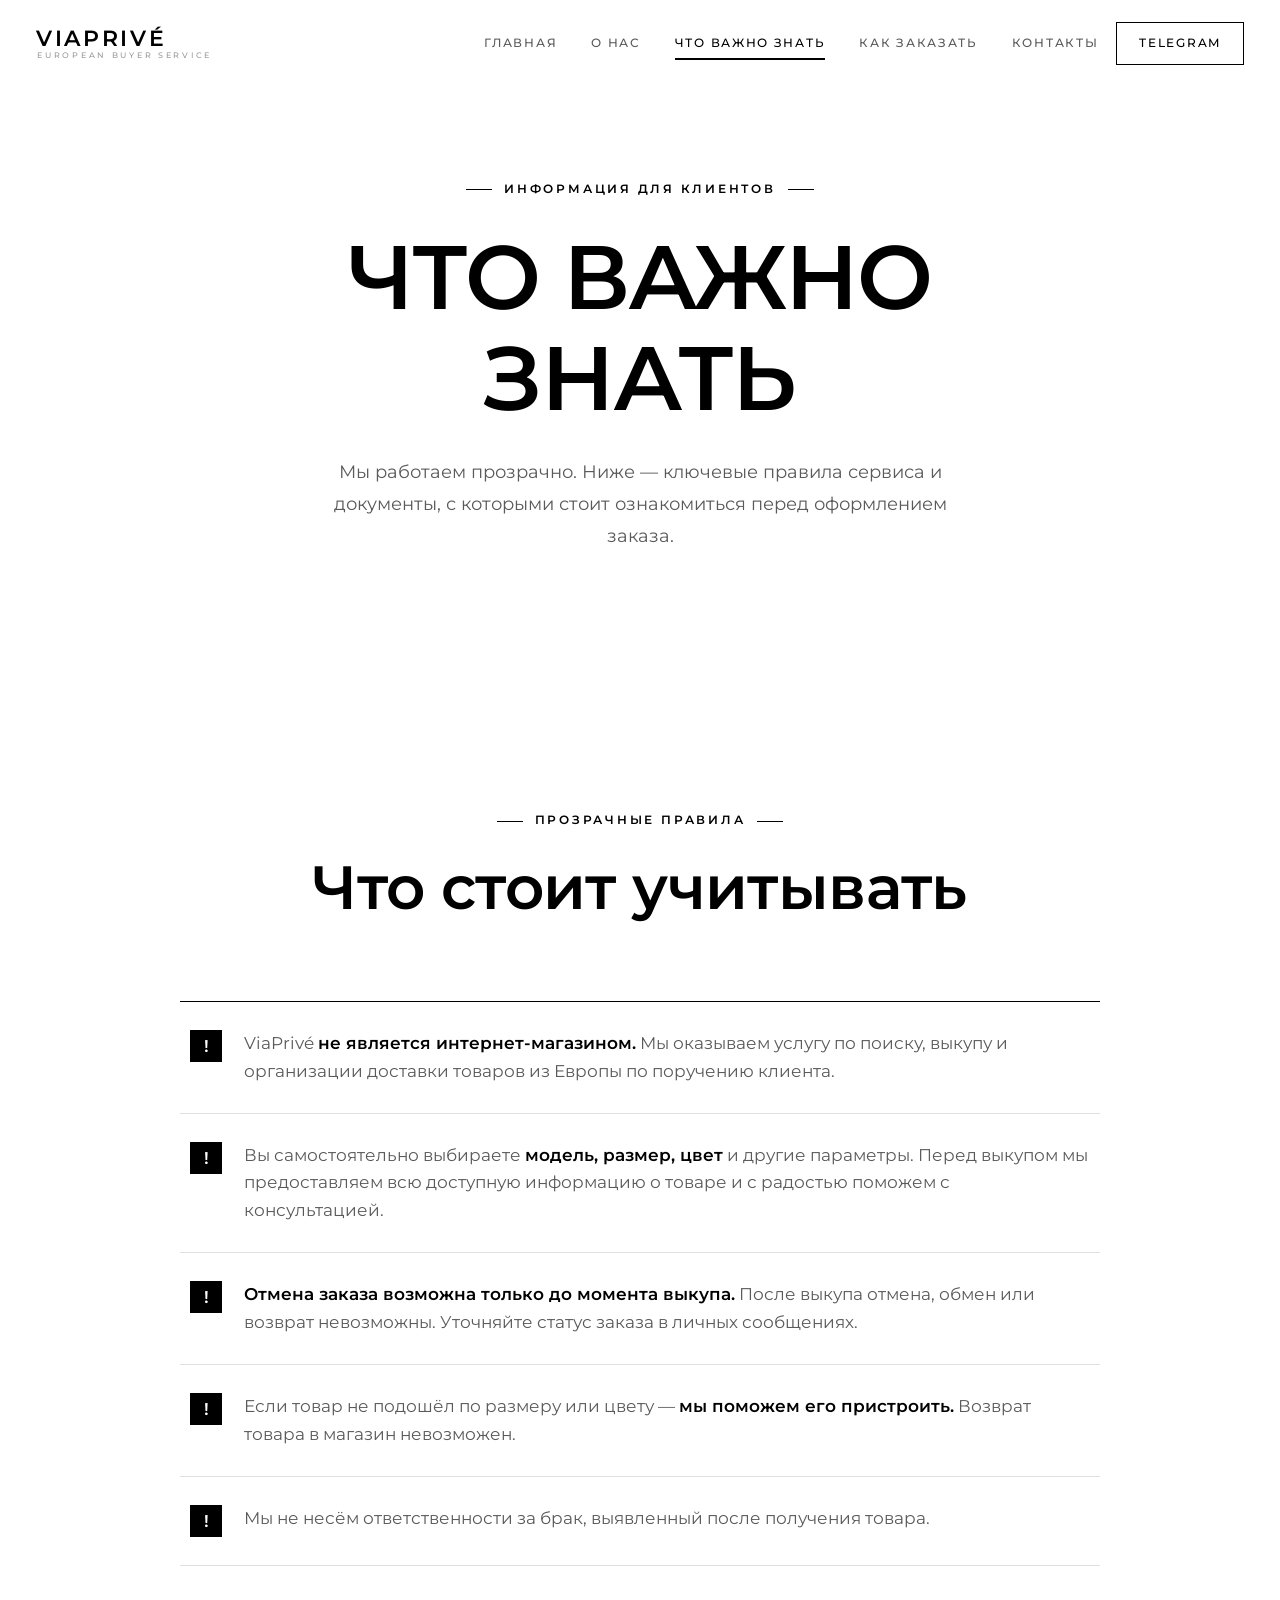
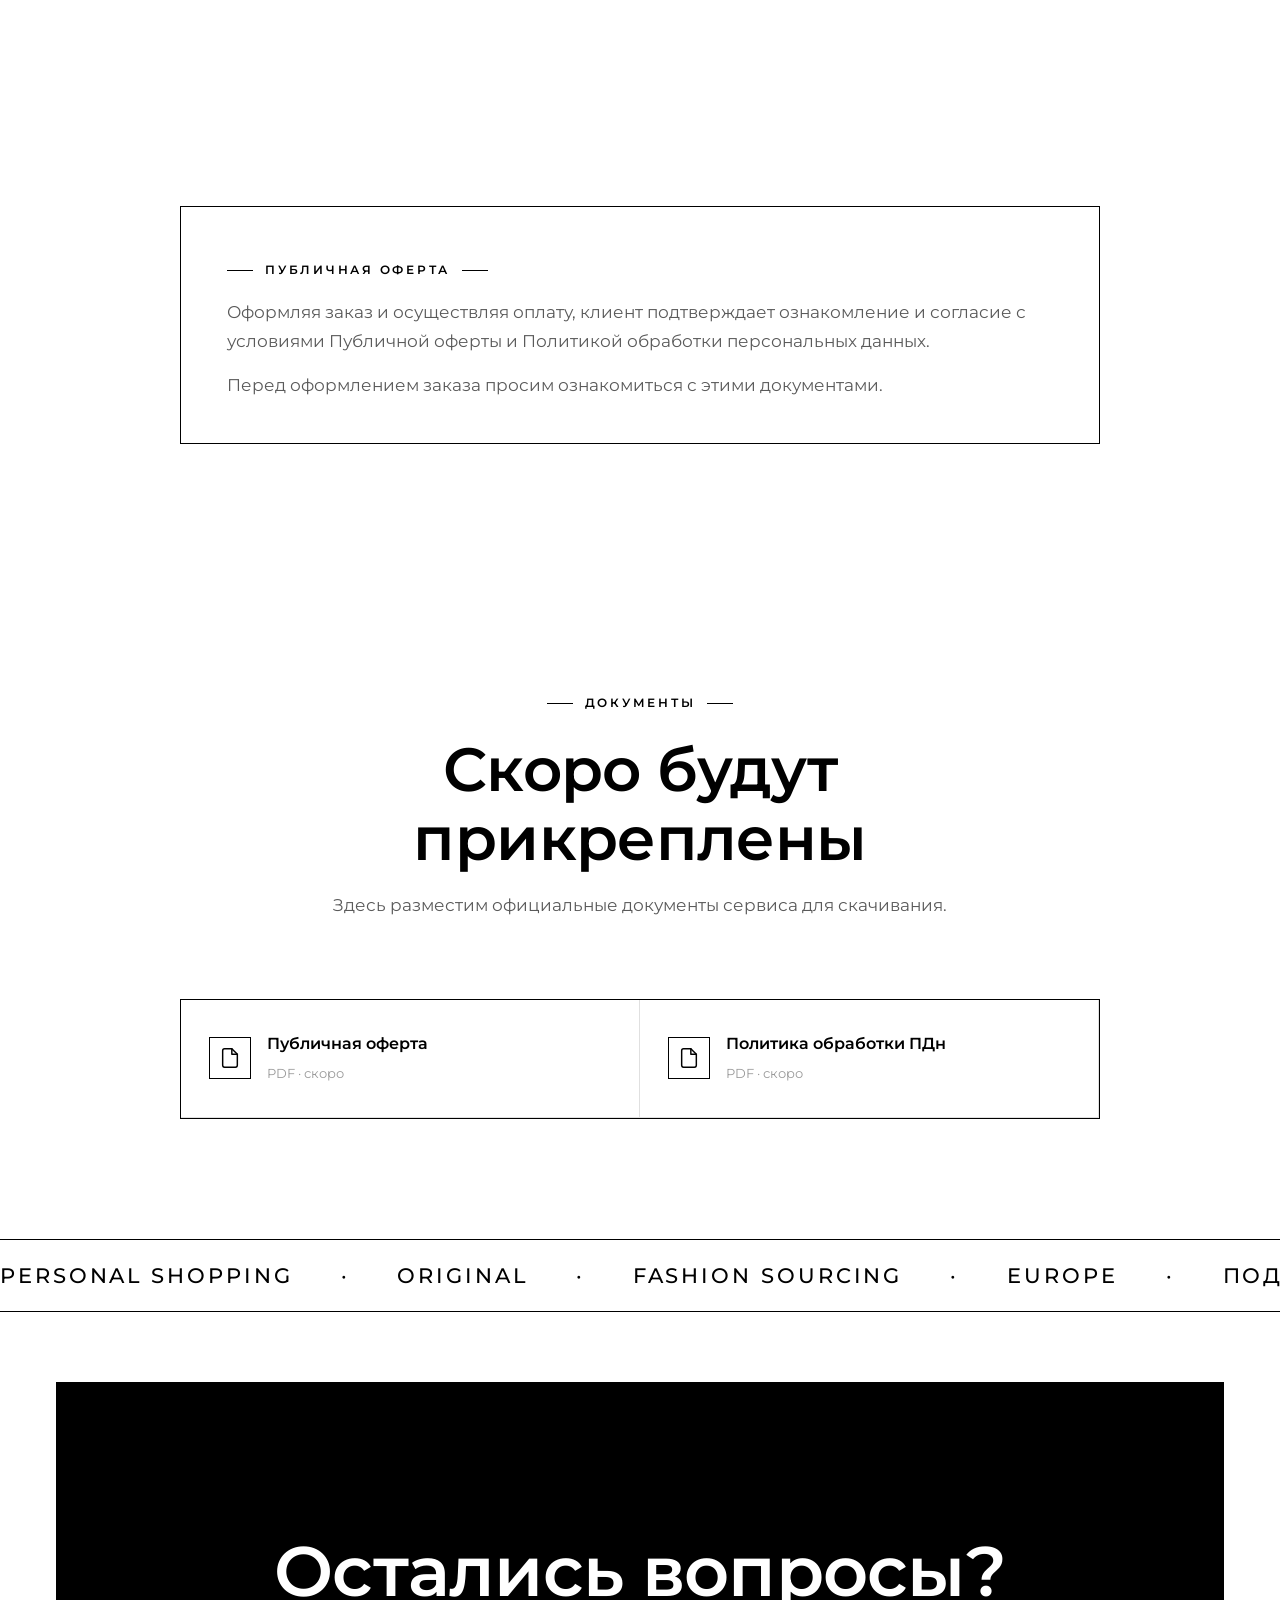
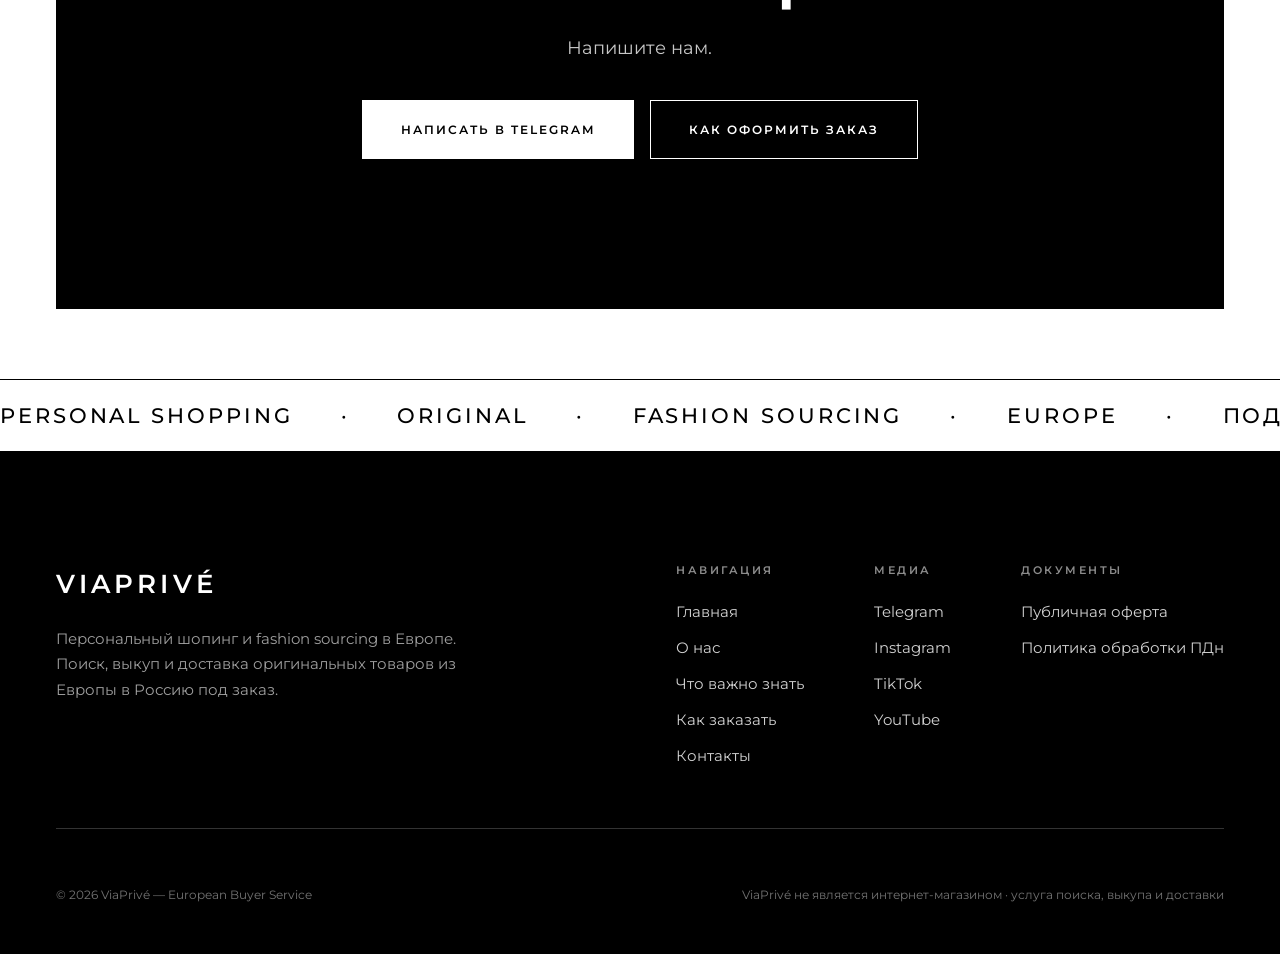
<file: info.html>
<!DOCTYPE html>
<html lang="ru">
<head>
<meta charset="UTF-8" />
<meta name="viewport" content="width=device-width, initial-scale=1.0" />
<title>Что важно знать — ViaPrivé</title>
<meta name="description" content="Что важно знать о сервисе ViaPrivé: прозрачные правила, условия отмены и возврата, публичная оферта и документы." />
<link rel="preconnect" href="https://fonts.googleapis.com">
<link rel="preconnect" href="https://fonts.gstatic.com" crossorigin>
<link href="https://fonts.googleapis.com/css2?family=Montserrat:wght@300;400;500;600;700&display=swap" rel="stylesheet">
<link rel="stylesheet" href="assets/css/style.css">
<link rel="icon" href="assets/img/logo-dark.svg">
</head>
<body>

<div class="curtain"><span class="curtain__word">ViaPrivé</span></div>

<header class="nav">
  <a class="nav__logo" href="index.html" data-link><span class="word"><b>ViaPrivé</b><small>European Buyer Service</small></span></a>
  <nav class="nav__links">
    <a href="index.html" data-link>Главная</a>
    <a href="about.html" data-link>О нас</a>
    <a href="info.html" class="active" data-link>Что важно знать</a>
    <a href="order.html" data-link>Как заказать</a>
    <a href="contacts.html" data-link>Контакты</a>
    <a href="https://t.me/viaprive" class="nav__cta" target="_blank" rel="noopener">Telegram</a>
  </nav>
  <div class="nav__burger" aria-label="Меню"><span></span><span></span><span></span></div>
</header>

<!-- HERO -->
<section class="hero" style="min-height:60vh">
  <div class="wrap">
    <div class="hero__inner">
      <div class="hero__copy">
        <span class="eyebrow">Информация для клиентов</span>
        <h1>Что важно знать</h1>
        <p class="hero__lead">
          Мы работаем прозрачно. Ниже — ключевые правила сервиса и документы,
          с которыми стоит ознакомиться перед оформлением заказа.
        </p>
      </div>
    </div>
  </div>
</section>

<!-- ПРОЗРАЧНЫЕ ПРАВИЛА -->
<section class="section section--tight">
  <div class="wrap">
    <div class="section__head reveal">
      <span class="eyebrow">Прозрачные правила</span>
      <h2>Что стоит учитывать</h2>
    </div>
    <div class="notes">
      <div class="note reveal" data-d="1">
        <span class="note__mark">!</span>
        <p>ViaPrivé <strong>не является интернет-магазином.</strong> Мы оказываем услугу по поиску, выкупу и организации доставки товаров из Европы по поручению клиента.</p>
      </div>
      <div class="note reveal" data-d="2">
        <span class="note__mark">!</span>
        <p>Вы самостоятельно выбираете <strong>модель, размер, цвет</strong> и другие параметры. Перед выкупом мы предоставляем всю доступную информацию о товаре и с радостью поможем с консультацией.</p>
      </div>
      <div class="note reveal" data-d="3">
        <span class="note__mark">!</span>
        <p><strong>Отмена заказа возможна только до момента выкупа.</strong> После выкупа отмена, обмен или возврат невозможны. Уточняйте статус заказа в личных сообщениях.</p>
      </div>
      <div class="note reveal" data-d="4">
        <span class="note__mark">!</span>
        <p>Если товар не подошёл по размеру или цвету — <strong>мы поможем его пристроить.</strong> Возврат товара в магазин невозможен.</p>
      </div>
      <div class="note reveal" data-d="1">
        <span class="note__mark">!</span>
        <p>Мы не несём ответственности за брак, выявленный после получения товара.</p>
      </div>
    </div>
  </div>
</section>

<!-- ОФЕРТА -->
<section class="section--tight">
  <div class="wrap reveal">
    <div class="callout">
      <span class="eyebrow">Публичная оферта</span>
      <p>Оформляя заказ и осуществляя оплату, клиент подтверждает ознакомление и согласие
        с условиями <span class="gold">Публичной оферты</span> и <span class="gold">Политикой обработки персональных данных</span>.</p>
      <p>Перед оформлением заказа просим ознакомиться с этими документами.</p>
    </div>
  </div>
</section>

<!-- ДОКУМЕНТЫ -->
<section class="section section--tight">
  <div class="wrap">
    <div class="section__head reveal">
      <span class="eyebrow">Документы</span>
      <h2>Скоро будут прикреплены</h2>
      <p>Здесь разместим официальные документы сервиса для скачивания.</p>
    </div>
    <div class="docs reveal">
      <a class="doc" href="#" target="_blank" rel="noopener">
        <span class="doc__ic"><svg viewBox="0 0 24 24" fill="none" stroke-width="1.6" stroke-linecap="round" stroke-linejoin="round"><path d="M14 2H6a2 2 0 0 0-2 2v16a2 2 0 0 0 2 2h12a2 2 0 0 0 2-2V8z"/><path d="M14 2v6h6"/></svg></span>
        <div><b>Публичная оферта</b><span>PDF · скоро</span></div>
      </a>
      <a class="doc" href="#" target="_blank" rel="noopener">
        <span class="doc__ic"><svg viewBox="0 0 24 24" fill="none" stroke-width="1.6" stroke-linecap="round" stroke-linejoin="round"><path d="M14 2H6a2 2 0 0 0-2 2v16a2 2 0 0 0 2 2h12a2 2 0 0 0 2-2V8z"/><path d="M14 2v6h6"/></svg></span>
        <div><b>Политика обработки ПДн</b><span>PDF · скоро</span></div>
      </a>
    </div>
  </div>
</section>

<div class="marquee marquee--alt reveal">
  <div class="marquee__track">
    <span>Personal Shopping</span><span>·</span><span>Original</span><span>·</span><span>Fashion Sourcing</span><span>·</span><span>Europe</span><span>·</span><span>Под заказ</span><span>·</span><span>Доставка</span><span>·</span>
    <span>Personal Shopping</span><span>·</span><span>Original</span><span>·</span><span>Fashion Sourcing</span><span>·</span><span>Europe</span><span>·</span><span>Под заказ</span><span>·</span><span>Доставка</span><span>·</span>
  </div>
</div>

<!-- CTA -->
<section class="cta">
  <div class="wrap">
    <div class="cta__card reveal">
      <h2>Остались вопросы?</h2>
      <p>Напишите нам.</p>
      <div class="cta__actions">
        <a href="https://t.me/viaprive" class="btn btn--gold" target="_blank" rel="noopener">Написать в Telegram</a>
        <a href="order.html" class="btn btn--ghost" data-link>Как оформить заказ</a>
      </div>
    </div>
  </div>
</section>

<!-- MARQUEE (под чёрной плашкой) -->
<div class="marquee marquee--alt reveal">
  <div class="marquee__track">
    <span>Personal Shopping</span><span>·</span><span>Original</span><span>·</span><span>Fashion Sourcing</span><span>·</span><span>Europe</span><span>·</span><span>Под заказ</span><span>·</span><span>Доставка</span><span>·</span>
    <span>Personal Shopping</span><span>·</span><span>Original</span><span>·</span><span>Fashion Sourcing</span><span>·</span><span>Europe</span><span>·</span><span>Под заказ</span><span>·</span><span>Доставка</span><span>·</span>
  </div>
</div>

<!-- FOOTER -->
<footer class="footer">
  <div class="wrap">
    <div class="footer__top">
      <div class="footer__brand">
        <b>ViaPrivé</b>
        <p>Персональный шопинг и fashion sourcing в Европе. Поиск, выкуп и доставка оригинальных товаров из Европы в Россию под заказ.</p>
      </div>
      <div class="footer__cols">
        <div class="footer__col">
          <h4>Навигация</h4>
          <a href="index.html" data-link>Главная</a>
          <a href="about.html" data-link>О нас</a>
          <a href="info.html" data-link>Что важно знать</a>
          <a href="order.html" data-link>Как заказать</a>
          <a href="contacts.html" data-link>Контакты</a>
        </div>
        <div class="footer__col">
          <h4>Медиа</h4>
          <a href="https://t.me/viaprive" target="_blank" rel="noopener">Telegram</a>
          <a href="#" target="_blank" rel="noopener">Instagram</a>
          <a href="#" target="_blank" rel="noopener">TikTok</a>
          <a href="#" target="_blank" rel="noopener">YouTube</a>
        </div>
        <div class="footer__col">
          <h4>Документы</h4>
          <a href="info.html" data-link>Публичная оферта</a>
          <a href="info.html" data-link>Политика обработки ПДн</a>
        </div>
      </div>
    </div>
    <div class="footer__bottom">
      <span>© 2026 ViaPrivé — European Buyer Service</span>
      <span>ViaPrivé не является интернет-магазином · услуга поиска, выкупа и доставки</span>
    </div>
  </div>
</footer>

<script src="assets/js/main.js"></script>
</body>
</html>
</file>
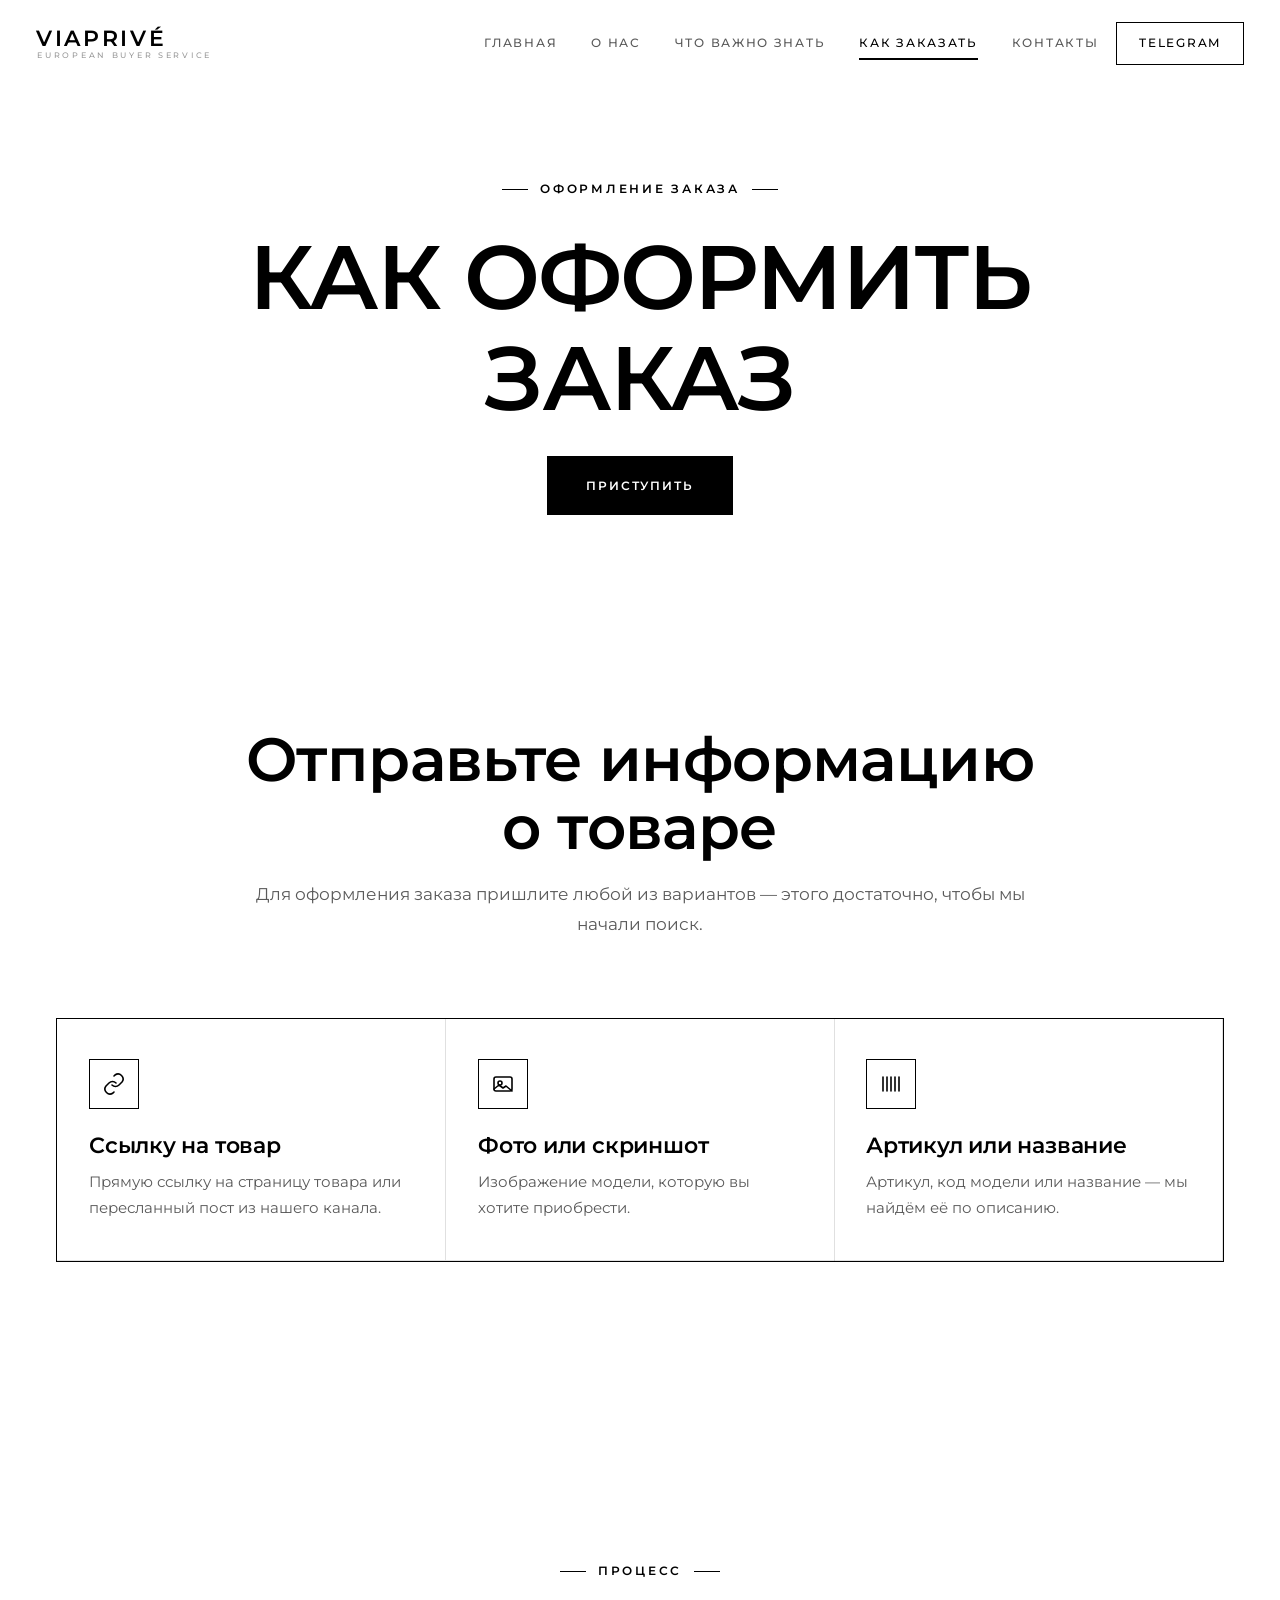
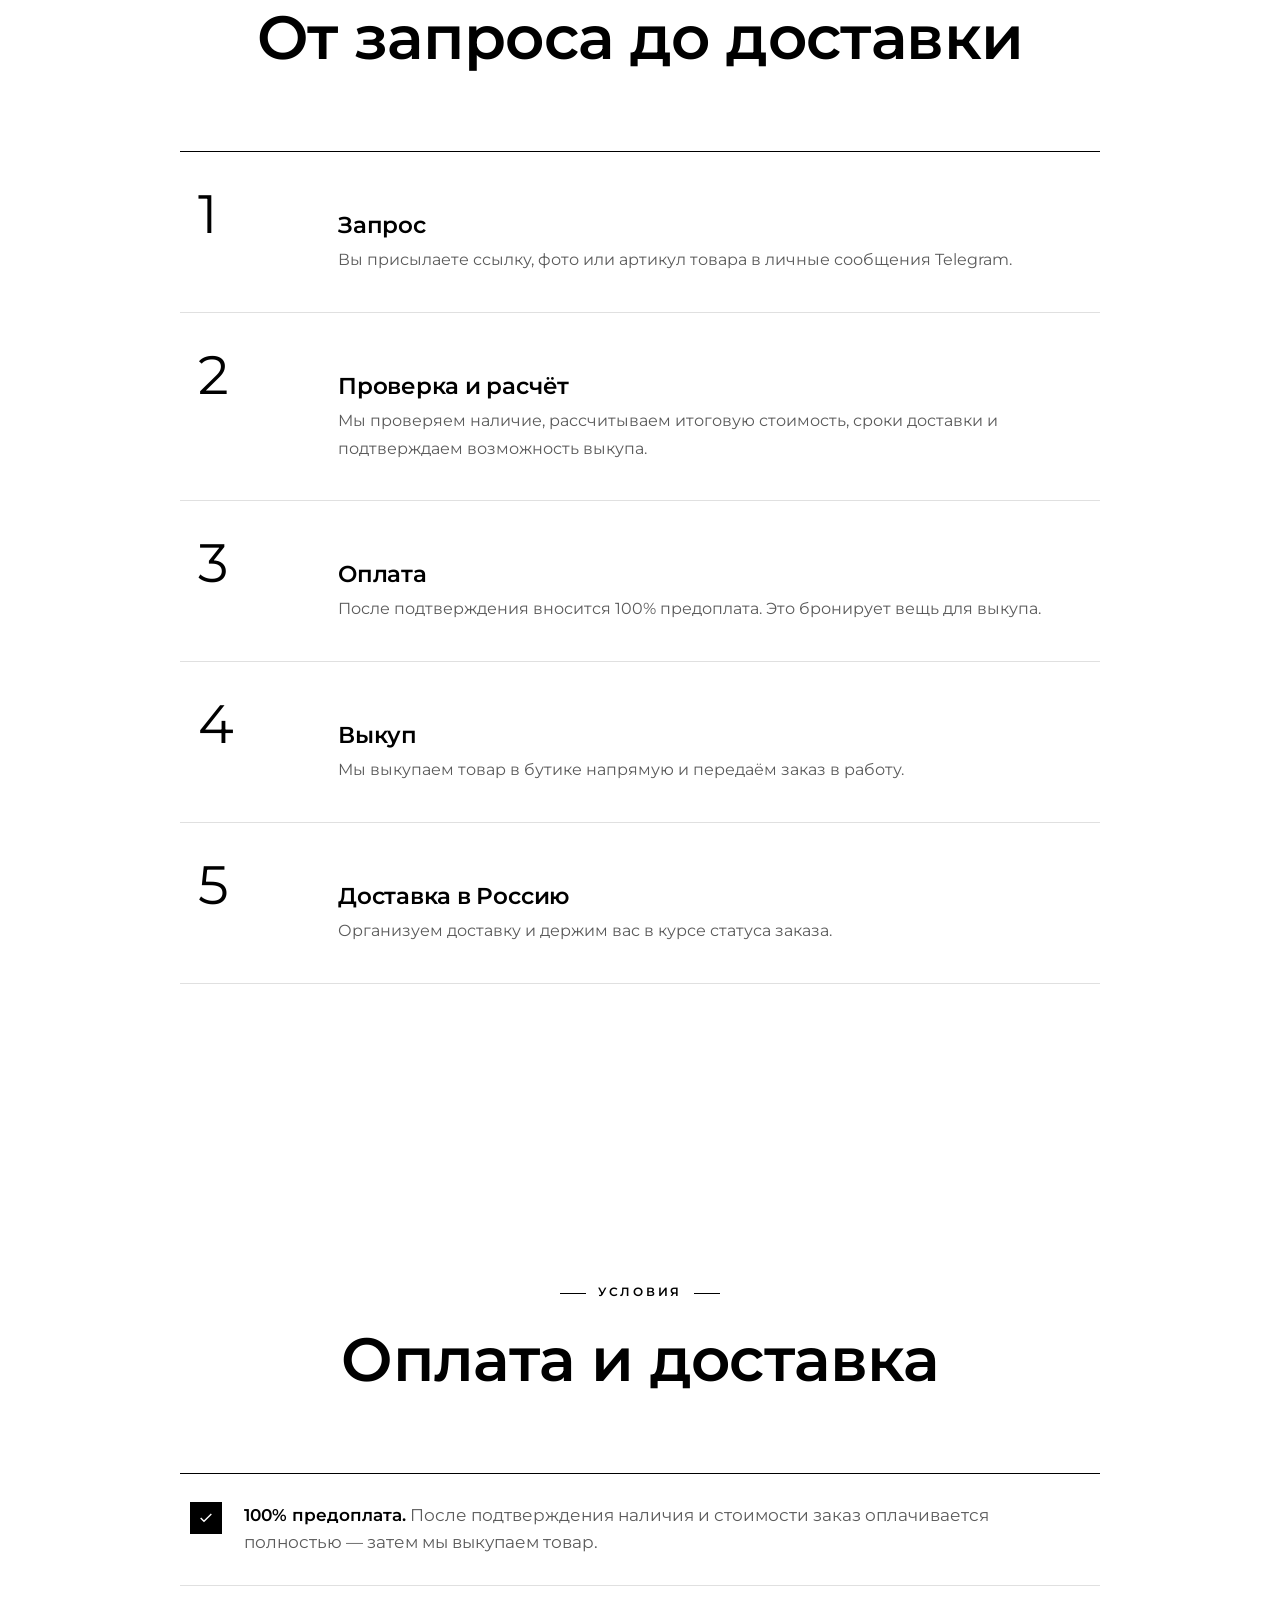
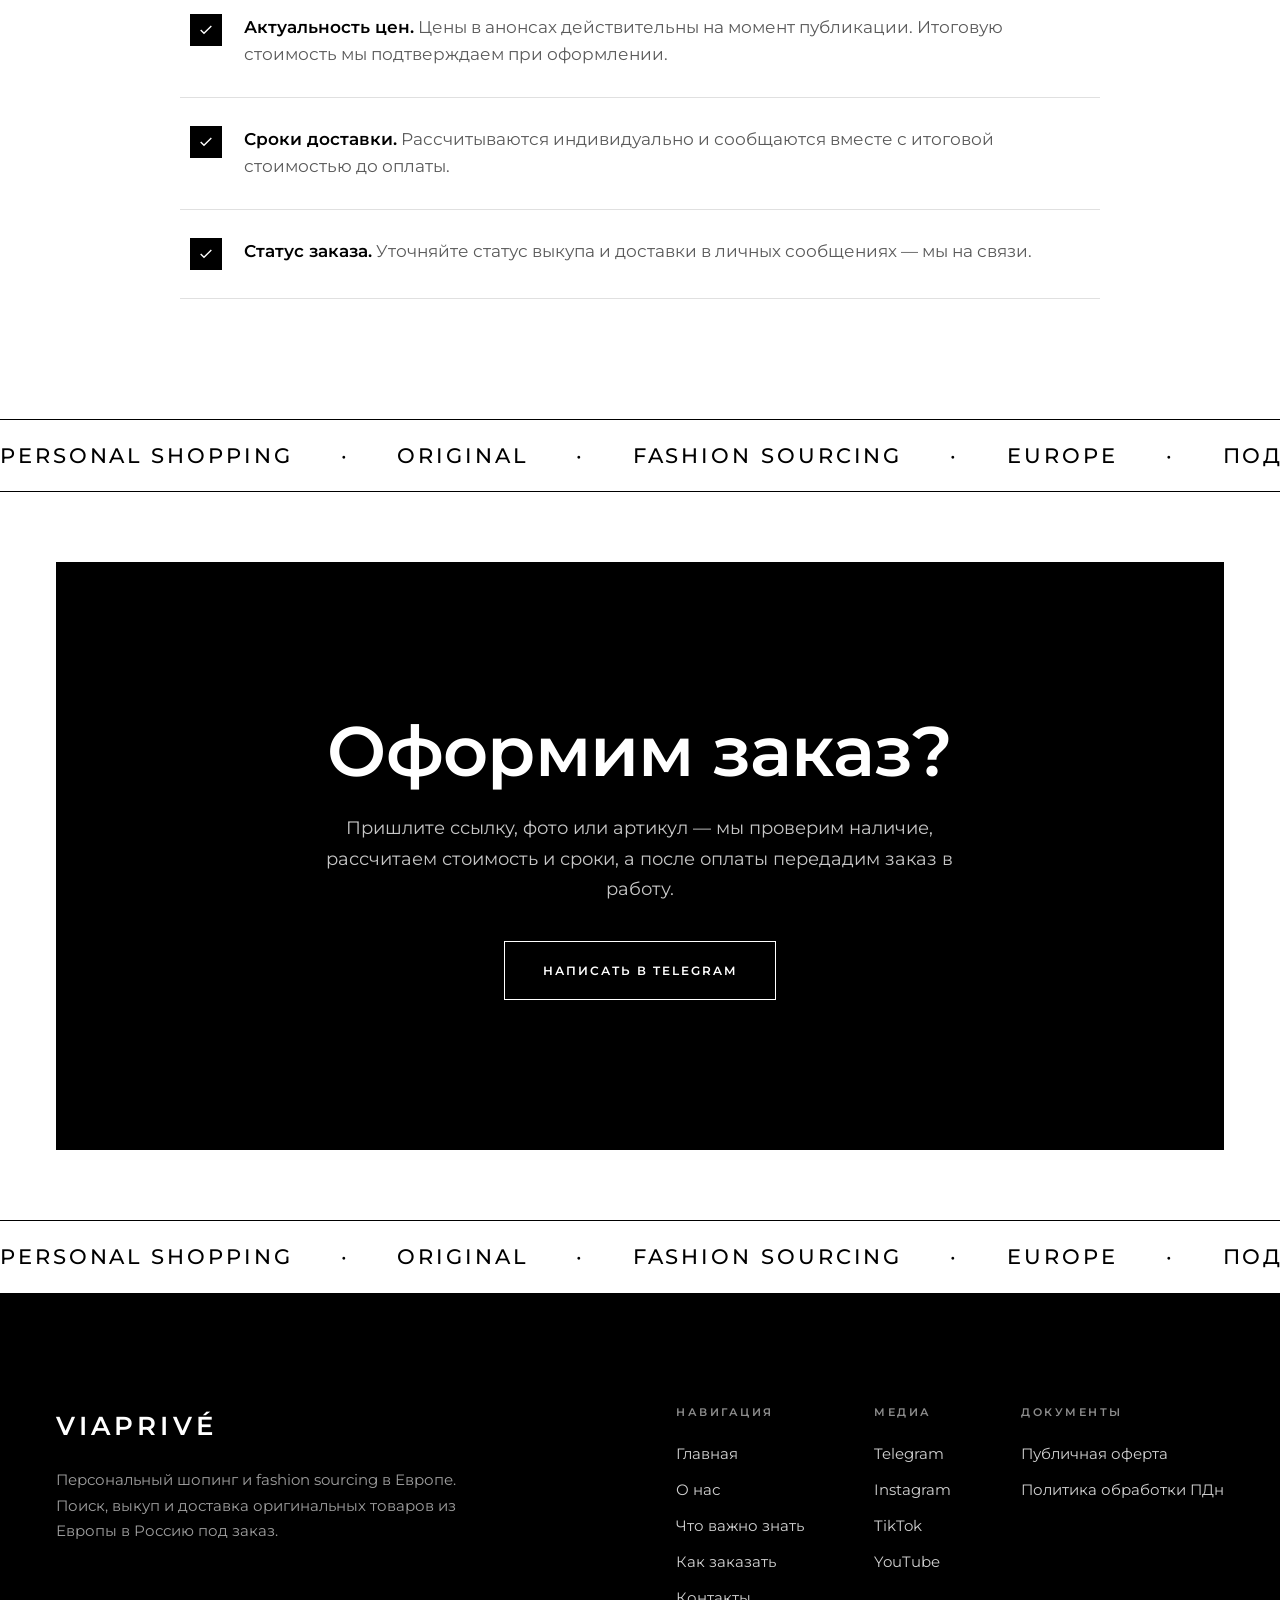
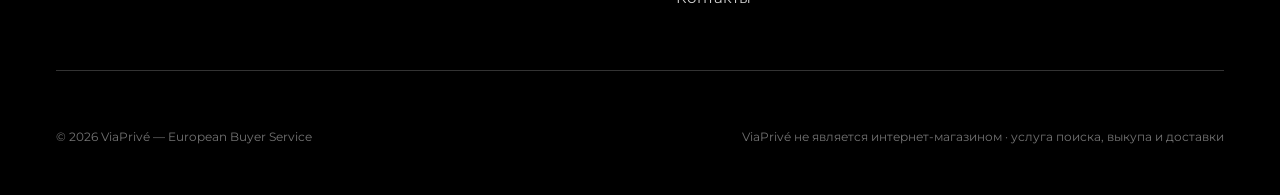
<file: order.html>
<!DOCTYPE html>
<html lang="ru">
<head>
<meta charset="UTF-8" />
<meta name="viewport" content="width=device-width, initial-scale=1.0" />
<title>Как оформить заказ — ViaPrivé</title>
<meta name="description" content="Как оформить заказ в ViaPrivé: пришлите ссылку, фото или артикул — мы проверим наличие, рассчитаем стоимость и сроки, после оплаты выкупаем и организуем доставку из Европы в Россию." />
<link rel="preconnect" href="https://fonts.googleapis.com">
<link rel="preconnect" href="https://fonts.gstatic.com" crossorigin>
<link href="https://fonts.googleapis.com/css2?family=Montserrat:wght@300;400;500;600;700&display=swap" rel="stylesheet">
<link rel="stylesheet" href="assets/css/style.css">
<link rel="icon" href="assets/img/logo-dark.svg">
</head>
<body>

<div class="curtain"><span class="curtain__word">ViaPrivé</span></div>

<header class="nav">
  <a class="nav__logo" href="index.html" data-link><span class="word"><b>ViaPrivé</b><small>European Buyer Service</small></span></a>
  <nav class="nav__links">
    <a href="index.html" data-link>Главная</a>
    <a href="about.html" data-link>О нас</a>
    <a href="info.html" data-link>Что важно знать</a>
    <a href="order.html" class="active" data-link>Как заказать</a>
    <a href="contacts.html" data-link>Контакты</a>
    <a href="https://t.me/viaprive" class="nav__cta" target="_blank" rel="noopener">Telegram</a>
  </nav>
  <div class="nav__burger" aria-label="Меню"><span></span><span></span><span></span></div>
</header>

<!-- HERO -->
<section class="hero" style="min-height:62vh">
  <div class="wrap">
    <div class="hero__inner">
      <div class="hero__copy">
        <span class="eyebrow">Оформление заказа</span>
        <h1>Как оформить заказ</h1>
        <div class="hero__actions">
          <a href="#steps" class="btn btn--gold">Приступить</a>
        </div>
      </div>
    </div>
  </div>
</section>

<!-- ЧТО ПРИСЛАТЬ -->
<section class="section section--tight">
  <div class="wrap">
    <div class="section__head reveal">
      <h2>Отправьте информацию о товаре</h2>
      <p>Для оформления заказа пришлите любой из вариантов — этого достаточно, чтобы мы начали поиск.</p>
    </div>
    <div class="grid">
      <article class="card tilt reveal" data-d="1">
        <div class="card__icon"><svg viewBox="0 0 24 24" fill="none" stroke-width="1.6" stroke-linecap="round" stroke-linejoin="round"><path d="M10 13a5 5 0 0 0 7 0l3-3a5 5 0 0 0-7-7l-1 1M14 11a5 5 0 0 0-7 0l-3 3a5 5 0 0 0 7 7l1-1"/></svg></div>
        <h3>Ссылку на товар</h3>
        <p>Прямую ссылку на страницу товара или пересланный пост из нашего канала.</p>
      </article>
      <article class="card tilt reveal" data-d="2">
        <div class="card__icon"><svg viewBox="0 0 24 24" fill="none" stroke-width="1.6" stroke-linecap="round" stroke-linejoin="round"><rect x="3" y="5" width="18" height="14" rx="2"/><circle cx="9" cy="11" r="2"/><path d="M3 17l5-4 4 3 3-2 6 5"/></svg></div>
        <h3>Фото или скриншот</h3>
        <p>Изображение модели, которую вы хотите приобрести.</p>
      </article>
      <article class="card tilt reveal" data-d="3">
        <div class="card__icon"><svg viewBox="0 0 24 24" fill="none" stroke-width="1.6" stroke-linecap="round" stroke-linejoin="round"><path d="M4 5v14M8 5v14M12 5v14M16 5v14M20 5v14"/></svg></div>
        <h3>Артикул или название</h3>
        <p>Артикул, код модели или название — мы найдём её по описанию.</p>
      </article>
    </div>
  </div>
</section>

<!-- ШАГИ -->
<section class="section" id="steps">
  <div class="wrap">
    <div class="section__head reveal">
      <span class="eyebrow">Процесс</span>
      <h2>От запроса до доставки</h2>
    </div>
    <div class="steps">
      <div class="step tilt reveal" data-tilt="4" data-d="1">
        <div class="step__n">1</div>
        <div><h3>Запрос</h3><p>Вы присылаете ссылку, фото или артикул товара в личные сообщения Telegram.</p></div>
      </div>
      <div class="step tilt reveal" data-tilt="4" data-d="2">
        <div class="step__n">2</div>
        <div><h3>Проверка и расчёт</h3><p>Мы проверяем наличие, рассчитываем итоговую стоимость, сроки доставки и подтверждаем возможность выкупа.</p></div>
      </div>
      <div class="step tilt reveal" data-tilt="4" data-d="3">
        <div class="step__n">3</div>
        <div><h3>Оплата</h3><p>После подтверждения вносится 100% предоплата. Это бронирует вещь для выкупа.</p></div>
      </div>
      <div class="step tilt reveal" data-tilt="4" data-d="4">
        <div class="step__n">4</div>
        <div><h3>Выкуп</h3><p>Мы выкупаем товар в бутике напрямую и передаём заказ в работу.</p></div>
      </div>
      <div class="step tilt reveal" data-tilt="4" data-d="1">
        <div class="step__n">5</div>
        <div><h3>Доставка в Россию</h3><p>Организуем доставку и держим вас в курсе статуса заказа.</p></div>
      </div>
    </div>
  </div>
</section>

<!-- УСЛОВИЯ ОПЛАТЫ И ДОСТАВКИ -->
<section class="section section--tight">
  <div class="wrap">
    <div class="section__head reveal">
      <span class="eyebrow">Условия</span>
      <h2>Оплата и доставка</h2>
    </div>
    <div class="notes">
      <div class="note reveal" data-d="1">
        <span class="note__mark"><svg viewBox="0 0 24 24" width="16" height="16" fill="none" stroke="currentColor" stroke-width="2"><path d="M20 6L9 17l-5-5"/></svg></span>
        <p><strong>100% предоплата.</strong> После подтверждения наличия и стоимости заказ оплачивается полностью — затем мы выкупаем товар.</p>
      </div>
      <div class="note reveal" data-d="2">
        <span class="note__mark"><svg viewBox="0 0 24 24" width="16" height="16" fill="none" stroke="currentColor" stroke-width="2"><path d="M20 6L9 17l-5-5"/></svg></span>
        <p><strong>Актуальность цен.</strong> Цены в анонсах действительны на момент публикации. Итоговую стоимость мы подтверждаем при оформлении.</p>
      </div>
      <div class="note reveal" data-d="3">
        <span class="note__mark"><svg viewBox="0 0 24 24" width="16" height="16" fill="none" stroke="currentColor" stroke-width="2"><path d="M20 6L9 17l-5-5"/></svg></span>
        <p><strong>Сроки доставки.</strong> Рассчитываются индивидуально и сообщаются вместе с итоговой стоимостью до оплаты.</p>
      </div>
      <div class="note reveal" data-d="4">
        <span class="note__mark"><svg viewBox="0 0 24 24" width="16" height="16" fill="none" stroke="currentColor" stroke-width="2"><path d="M20 6L9 17l-5-5"/></svg></span>
        <p><strong>Статус заказа.</strong> Уточняйте статус выкупа и доставки в личных сообщениях — мы на связи.</p>
      </div>
    </div>
  </div>
</section>

<!-- MARQUEE (над чёрной плашкой) -->
<div class="marquee marquee--alt reveal">
  <div class="marquee__track">
    <span>Personal Shopping</span><span>·</span><span>Original</span><span>·</span><span>Fashion Sourcing</span><span>·</span><span>Europe</span><span>·</span><span>Под заказ</span><span>·</span><span>Доставка</span><span>·</span>
    <span>Personal Shopping</span><span>·</span><span>Original</span><span>·</span><span>Fashion Sourcing</span><span>·</span><span>Europe</span><span>·</span><span>Под заказ</span><span>·</span><span>Доставка</span><span>·</span>
  </div>
</div>

<!-- CTA -->
<section class="cta">
  <div class="wrap">
    <div class="cta__card reveal">
      <h2>Оформим заказ?</h2>
      <p>Пришлите ссылку, фото или артикул — мы проверим наличие, рассчитаем стоимость и сроки, а после оплаты передадим заказ в работу.</p>
      <div class="cta__actions">
        <a href="https://t.me/viaprive" class="btn btn--ghost" target="_blank" rel="noopener">Написать в Telegram</a>
      </div>
    </div>
  </div>
</section>

<!-- MARQUEE (под чёрной плашкой) -->
<div class="marquee marquee--alt reveal">
  <div class="marquee__track">
    <span>Personal Shopping</span><span>·</span><span>Original</span><span>·</span><span>Fashion Sourcing</span><span>·</span><span>Europe</span><span>·</span><span>Под заказ</span><span>·</span><span>Доставка</span><span>·</span>
    <span>Personal Shopping</span><span>·</span><span>Original</span><span>·</span><span>Fashion Sourcing</span><span>·</span><span>Europe</span><span>·</span><span>Под заказ</span><span>·</span><span>Доставка</span><span>·</span>
  </div>
</div>

<!-- FOOTER -->
<footer class="footer">
  <div class="wrap">
    <div class="footer__top">
      <div class="footer__brand">
        <b>ViaPrivé</b>
        <p>Персональный шопинг и fashion sourcing в Европе. Поиск, выкуп и доставка оригинальных товаров из Европы в Россию под заказ.</p>
      </div>
      <div class="footer__cols">
        <div class="footer__col">
          <h4>Навигация</h4>
          <a href="index.html" data-link>Главная</a>
          <a href="about.html" data-link>О нас</a>
          <a href="info.html" data-link>Что важно знать</a>
          <a href="order.html" data-link>Как заказать</a>
          <a href="contacts.html" data-link>Контакты</a>
        </div>
        <div class="footer__col">
          <h4>Медиа</h4>
          <a href="https://t.me/viaprive" target="_blank" rel="noopener">Telegram</a>
          <a href="#" target="_blank" rel="noopener">Instagram</a>
          <a href="#" target="_blank" rel="noopener">TikTok</a>
          <a href="#" target="_blank" rel="noopener">YouTube</a>
        </div>
        <div class="footer__col">
          <h4>Документы</h4>
          <a href="info.html" data-link>Публичная оферта</a>
          <a href="info.html" data-link>Политика обработки ПДн</a>
        </div>
      </div>
    </div>
    <div class="footer__bottom">
      <span>© 2026 ViaPrivé — European Buyer Service</span>
      <span>ViaPrivé не является интернет-магазином · услуга поиска, выкупа и доставки</span>
    </div>
  </div>
</footer>

<script src="assets/js/main.js"></script>
</body>
</html>
</file>
<file: assets/css/style.css>
/* ============================================================
   ViaPrivé — European Buyer Service
   Современный минимализм · чистый белый · один шрифт · без наклона
   ============================================================ */

:root {
  --paper:    #ffffff;
  --paper-2:  #f5f5f4;
  --white:    #ffffff;
  --ink:      #000000;
  --ink-soft: #5a5a5a;
  --ink-dim:  #9a9a9a;
  --line:     rgba(0,0,0,.12);
  --line-2:   rgba(0,0,0,.28);
  --maxw:     1240px;
  --font: "Montserrat", -apple-system, BlinkMacSystemFont, "Segoe UI", sans-serif;
  --ease: cubic-bezier(.22,.61,.36,1);
}

* { margin: 0; padding: 0; box-sizing: border-box; }
html { scroll-behavior: smooth; }

body {
  font-family: var(--font);
  background: var(--paper);
  color: var(--ink);
  font-size: 17px;
  line-height: 1.7;
  font-style: normal;
  overflow-x: hidden;
  -webkit-font-smoothing: antialiased;
}

img { max-width: 100%; display: block; }
a { color: inherit; text-decoration: none; }
.wrap { width: 100%; max-width: var(--maxw); margin: 0 auto; padding: 0 36px; }

/* ---------- Типографика (один шрифт, без курсива) ---------- */
h1, h2, h3 { font-family: var(--font); font-weight: 600; line-height: 1.12; letter-spacing: -.01em; font-style: normal; }
.eyebrow {
  display: inline-flex; align-items: center; justify-content: center; gap: 12px;
  font-family: var(--font); font-size: .72rem; letter-spacing: .24em; text-transform: uppercase;
  color: var(--ink); font-weight: 600; white-space: nowrap;
}
.eyebrow::before, .eyebrow::after { content: ""; width: 26px; height: 1px; background: var(--ink); flex: none; }
.gold, .serif-it { font-style: normal; font-weight: inherit; }
.flag { display: none; }   /* флаг убран */

/* ============================================================
   Навигация
   ============================================================ */
.nav {
  position: fixed; top: 0; left: 0; right: 0; z-index: 100;
  display: flex; align-items: center; justify-content: space-between;
  padding: 22px 36px; background: transparent;
  border-bottom: 1px solid transparent;
  transition: background .4s var(--ease), padding .4s var(--ease), border-color .4s;
}
.nav.scrolled {
  background: rgba(255,255,255,.88); backdrop-filter: blur(16px) saturate(1.1);
  padding: 14px 36px; border-bottom: 1px solid var(--line);
}
.nav__logo { display: flex; align-items: center; transition: opacity .4s var(--ease); }
.nav__logo:hover { opacity: .6; }
.nav__logo .mark { display: none; }   /* убран VP в чёрном квадрате */
.nav__logo .word { display: flex; flex-direction: column; line-height: 1.05; }
.nav__logo .word b { font-family: var(--font); font-size: 1.4rem; font-weight: 600; letter-spacing: .12em; text-transform: uppercase; color: var(--ink); }
.nav__logo .word small { font-family: var(--font); font-size: .5rem; letter-spacing: .34em; text-transform: uppercase; color: var(--ink-dim); font-weight: 500; padding-left: .15em; }
.nav__links { display: flex; gap: 2px; align-items: center; }
.nav__links a {
  font-family: var(--font); font-size: .76rem; letter-spacing: .14em; text-transform: uppercase; font-weight: 500;
  color: var(--ink-soft); padding: 10px 16px; position: relative; transition: color .3s;
}
.nav__links a:hover, .nav__links a.active { color: var(--ink); }
.nav__links a::after { content: ""; position: absolute; left: 16px; right: 16px; bottom: 4px; height: 1.5px; background: var(--ink); transform: scaleX(0); transform-origin: left; transition: transform .4s var(--ease); }
.nav__links a:hover::after, .nav__links a.active::after { transform: scaleX(1); }
.nav__cta { border: 1px solid var(--ink) !important; color: var(--ink) !important; padding: 10px 22px !important; }
.nav__cta::after { display: none !important; }
.nav__cta:hover { background: var(--ink) !important; color: var(--white) !important; }
.nav__burger { display: none; flex-direction: column; gap: 5px; cursor: pointer; padding: 8px; }
.nav__burger span { width: 24px; height: 2px; background: var(--ink); transition: .3s; }

/* ============================================================
   Кнопки
   ============================================================ */
.btn {
  display: inline-flex; align-items: center; gap: 10px;
  font-family: var(--font); font-size: .78rem; letter-spacing: .16em; text-transform: uppercase; font-weight: 600;
  padding: 18px 38px; cursor: pointer; border: 1.5px solid var(--ink); background: transparent; color: var(--ink);
  transition: transform .3s var(--ease), background .35s, color .35s, box-shadow .35s;
}
.btn--gold { background: var(--ink); color: var(--white); }
.btn--gold:hover { transform: translateY(-2px); box-shadow: 0 18px 32px -18px rgba(0,0,0,.5); background: #000; }
.btn--ghost { background: transparent; color: var(--ink); }
.btn--ghost:hover { background: var(--ink); color: var(--white); transform: translateY(-2px); }
.btn svg { width: 16px; height: 16px; }

/* ============================================================
   HERO — по центру
   ============================================================ */
.hero {
  position: relative; min-height: 88vh; display: flex; align-items: center; justify-content: center;
  text-align: center; padding: 170px 0 90px; overflow: hidden;
}
.hero__scene, .hero__orb, .hero__ring, .hero__card { display: none; }  /* без геометрии и плашек */
.hero__inner { position: relative; z-index: 3; display: flex; flex-direction: column; align-items: center; width: 100%; }
.hero__copy { max-width: 900px; }
.hero__copy .eyebrow { margin-bottom: 28px; }
.hero h1 { font-size: clamp(2.8rem, 7vw, 6rem); font-weight: 600; letter-spacing: -.02em; text-transform: uppercase; margin-bottom: 28px; }
.hero h1 .gold, .hero h1 .serif-it { text-transform: none; font-weight: 300; }
.hero__lead { font-size: 1.14rem; line-height: 1.75; color: var(--ink-soft); max-width: 36em; margin: 0 auto 40px; }
.hero__actions { display: flex; gap: 16px; flex-wrap: wrap; justify-content: center; }

.hero__scroll {
  position: absolute; bottom: 18px; left: 50%; transform: translateX(-50%); z-index: 4;
  display: flex; flex-direction: column; align-items: center; gap: 10px;
  font-size: .56rem; letter-spacing: .3em; text-transform: uppercase; color: var(--ink-dim); pointer-events: none;
}
.hero__scroll .mouse { width: 22px; height: 36px; border: 1px solid var(--ink-dim); border-radius: 14px; position: relative; }
.hero__scroll .mouse::after { content: ""; position: absolute; top: 7px; left: 50%; transform: translateX(-50%); width: 3px; height: 7px; border-radius: 3px; background: var(--ink); animation: scrolldot 1.8s infinite; }
@keyframes scrolldot { 0%{opacity:0;transform:translate(-50%,0)} 40%{opacity:1} 80%{opacity:0;transform:translate(-50%,12px)} }

/* ============================================================
   Секции — крупные отступы
   ============================================================ */
section { position: relative; }
section[id] { scroll-margin-top: 90px; }
.section { padding: 170px 0; }
.section--tight { padding: 120px 0; }
.section__head { max-width: 820px; margin: 0 auto 80px; text-align: center; }
.section__head .eyebrow { margin-bottom: 22px; }
.section__head h2 { font-size: clamp(2.2rem, 5vw, 3.8rem); font-weight: 600; }
.section__head p { color: var(--ink-soft); font-size: 1.08rem; max-width: 46em; margin: 18px auto 0; }

.divider { width: 100%; height: 1px; border: 0; background: var(--line); }

/* Лид / о сервисе — крупный текст по центру */
.lead-block { max-width: 920px; margin: 0 auto; text-align: center; }
.lead-block .eyebrow { display: inline-flex; margin-bottom: 30px; }
.lead-block p:first-of-type { font-family: var(--font); font-weight: 400; font-size: clamp(1.5rem, 3vw, 2.4rem); line-height: 1.32; letter-spacing: -.01em; color: var(--ink); }
.lead-block p + p { margin: 1.1em auto 0; font-weight: 400; font-size: 1.1rem; line-height: 1.8; color: var(--ink-soft); max-width: 44em; }

/* ============================================================
   Сетка категорий (оставлена как была)
   ============================================================ */
.grid { display: grid; grid-template-columns: repeat(auto-fit, minmax(240px, 1fr)); gap: 0; border: 1px solid var(--ink); }
.card {
  position: relative; background: transparent; border-right: 1px solid var(--line); border-bottom: 1px solid var(--line);
  padding: 40px 32px; overflow: hidden; transform-style: preserve-3d;
  transition: transform .25s var(--ease), background .3s, color .3s; will-change: transform;
}
.card:hover { background: var(--ink); z-index: 2; }
.card:hover h3, .card:hover p { color: var(--paper); }
.card:hover .card__icon { border-color: rgba(255,255,255,.5); }
.card:hover .card__icon svg { stroke: var(--paper); }
.card__icon { width: 50px; height: 50px; margin-bottom: 24px; display: grid; place-items: center; border: 1px solid var(--ink); transform: translateZ(40px); transition: border-color .3s; }
.card__icon svg { width: 24px; height: 24px; stroke: var(--ink); transition: stroke .3s; }
.card h3 { font-family: var(--font); font-size: 1.35rem; font-weight: 600; margin-bottom: 12px; transition: color .3s; }
.card p { color: var(--ink-soft); font-size: .96rem; line-height: 1.65; transition: color .3s; }
.card__num { position: absolute; top: 24px; right: 28px; font-family: var(--font); font-weight: 600; font-size: 1rem; color: var(--ink-dim); }

/* ============================================================
   Шаги
   ============================================================ */
.steps { display: grid; gap: 0; border-top: 1px solid var(--ink); max-width: 920px; margin: 0 auto; }
.step {
  display: grid; grid-template-columns: 110px 1fr; gap: 30px; align-items: baseline; text-align: left;
  padding: 38px 18px; border-bottom: 1px solid var(--line);
  transition: background .3s var(--ease), padding-left .3s;
}
.step:hover { background: var(--ink); padding-left: 34px; }
.step:hover h3, .step:hover p { color: var(--paper); }
.step:hover .step__n { color: var(--paper); }
.step__n { font-family: var(--font); font-weight: 400; font-size: 3.4rem; line-height: .9; color: var(--ink); transition: color .3s; }
.step h3 { font-family: var(--font); font-size: 1.45rem; font-weight: 600; margin-bottom: 8px; transition: color .3s; }
.step p { color: var(--ink-soft); font-size: 1.02rem; transition: color .3s; }

/* ============================================================
   Marquee
   ============================================================ */
.marquee { overflow: hidden; padding: 18px 0; background: var(--ink); color: var(--paper); }
.marquee__track { display: flex; gap: 48px; width: max-content; animation: marquee 38s linear infinite; }
.marquee:hover .marquee__track { animation-play-state: paused; }
.marquee span { font-family: var(--font); font-size: 1.3rem; font-weight: 500; letter-spacing: .14em; text-transform: uppercase; white-space: nowrap; color: var(--paper); }
@keyframes marquee { to { transform: translateX(-50%); } }
.marquee--alt { background: var(--paper); border-top: 1px solid var(--ink); border-bottom: 1px solid var(--ink); }
.marquee--alt .marquee__track { animation-duration: 32s; animation-direction: reverse; }
.marquee--alt span { color: var(--ink); }

/* ============================================================
   Заметки / правила
   ============================================================ */
.notes { display: grid; gap: 0; border-top: 1px solid var(--ink); max-width: 920px; margin: 0 auto; text-align: left; }
.note { display: flex; gap: 22px; align-items: flex-start; padding: 28px 10px; border-bottom: 1px solid var(--line); transition: background .3s, padding-left .3s; }
.note:hover { background: var(--paper-2); padding-left: 20px; }
.note__mark { flex: none; width: 32px; height: 32px; font-weight: 600; font-family: var(--font); display: grid; place-items: center; color: var(--white); background: var(--ink); }
.note__mark svg { stroke: var(--white); }
.note p { color: var(--ink-soft); font-size: 1.04rem; line-height: 1.65; }
.note strong { color: var(--ink); font-weight: 600; }

/* Документы (заглушка под прикрепление) */
.docs { display: grid; grid-template-columns: repeat(auto-fit, minmax(260px,1fr)); gap: 0; border: 1px solid var(--ink); max-width: 920px; margin: 40px auto 0; }
.doc { display: flex; align-items: center; gap: 16px; padding: 30px 28px; border-right: 1px solid var(--line); border-bottom: 1px solid var(--line); transition: background .3s; }
.doc:hover { background: var(--paper-2); }
.doc__ic { flex: none; width: 42px; height: 42px; display: grid; place-items: center; border: 1px solid var(--ink); }
.doc__ic svg { width: 22px; height: 22px; stroke: var(--ink); }
.doc b { display: block; font-weight: 600; font-size: 1.02rem; }
.doc span { font-size: .8rem; color: var(--ink-dim); }

/* Оферта / выноска */
.callout { border: 1px solid var(--ink); padding: 44px 46px; background: var(--paper); position: relative; max-width: 920px; margin: 0 auto; text-align: left; }
.callout .eyebrow { display: inline-flex; margin-bottom: 18px; }
.callout p { color: var(--ink-soft); font-size: 1.05rem; line-height: 1.7; }
.callout p + p { margin-top: .9em; }

/* ============================================================
   Видеоблок 16:9
   ============================================================ */
.videoblock__frame { margin: 0 auto; max-width: 1100px; position: relative; overflow: hidden; aspect-ratio: 16 / 9; background: #000; border: 1px solid var(--ink); box-shadow: 0 40px 80px -50px rgba(0,0,0,.6); }
.videoblock__frame video { width: 100%; height: 100%; object-fit: cover; display: block; }

/* ============================================================
   CTA
   ============================================================ */
.cta { padding: 70px 0; }
.cta__card { max-width: none; margin: 0; padding: 150px 50px; text-align: center; background: var(--ink); color: var(--paper); position: relative; overflow: hidden; }
.cta__card .eyebrow { color: var(--paper); }
.cta__card .eyebrow::before, .cta__card .eyebrow::after { background: var(--paper); }
.cta__card h2 { font-size: clamp(2.4rem, 5.5vw, 4.4rem); font-weight: 600; margin-bottom: 22px; color: var(--white); }
.cta__card p { color: rgba(255,255,255,.78); max-width: 38em; margin: 0 auto 36px; font-size: 1.1rem; line-height: 1.75; }
.cta__actions { display: flex; gap: 16px; justify-content: center; flex-wrap: wrap; }
.cta__card .btn--gold { background: var(--paper); color: var(--ink); border-color: var(--paper); }
.cta__card .btn--gold:hover { background: transparent; color: var(--paper); }
.cta__card .btn--ghost { color: var(--paper); border-color: var(--paper); }
.cta__card .btn--ghost:hover { background: var(--paper); color: var(--ink); }

/* ============================================================
   Медиа / контакты
   ============================================================ */
.media-grid { display: grid; grid-template-columns: repeat(auto-fit, minmax(230px,1fr)); gap: 0; border: 1px solid var(--ink); max-width: 1000px; margin: 0 auto; }
.media { display: flex; align-items: center; gap: 18px; padding: 34px 28px; border-right: 1px solid var(--line); border-bottom: 1px solid var(--line); background: transparent; transition: background .3s, color .3s; }
.media:hover { background: var(--ink); }
.media:hover b { color: var(--white); }
.media:hover span { color: rgba(255,255,255,.8); }
.media:hover .media__ic { border-color: rgba(255,255,255,.5); color: var(--paper); }
.media__ic { flex: none; width: 46px; height: 46px; display: grid; place-items: center; border: 1px solid var(--ink); color: var(--ink); transition: border-color .3s, color .3s; }
.media__ic svg { width: 22px; height: 22px; }
.media b { display: block; font-family: var(--font); font-size: 1.08rem; color: var(--ink); font-weight: 600; transition: color .3s; }
.media span { font-size: .82rem; color: var(--ink-dim); transition: color .3s; }

/* ============================================================
   Footer
   ============================================================ */
.footer { background: #000; color: var(--paper); padding: 110px 0 48px; }
.footer__top { display: flex; justify-content: space-between; gap: 60px; flex-wrap: wrap; margin-bottom: 56px; padding-bottom: 48px; border-bottom: 1px solid rgba(255,255,255,.2); }
.footer__brand b { display: block; font-family: var(--font); font-size: 1.6rem; font-weight: 600; letter-spacing: .16em; text-transform: uppercase; color: #fff; margin-bottom: 20px; }
.footer__brand p { color: rgba(255,255,255,.62); max-width: 28em; font-size: .94rem; line-height: 1.7; }
.footer__cols { display: flex; gap: 70px; flex-wrap: wrap; }
.footer__col h4 { font-family: var(--font); font-size: .66rem; letter-spacing: .24em; text-transform: uppercase; color: rgba(255,255,255,.55); margin-bottom: 20px; font-weight: 600; }
.footer__col a, .footer__col p { display: block; color: rgba(255,255,255,.82); font-size: .92rem; margin-bottom: 11px; transition: color .3s; }
.footer__col a:hover { color: #fff; text-decoration: underline; }
.footer__bottom { display: flex; justify-content: space-between; gap: 20px; flex-wrap: wrap; color: rgba(255,255,255,.45); font-size: .76rem; }

/* ============================================================
   Появление при скролле
   ============================================================ */
.reveal { opacity: 0; transform: translateY(34px); transition: opacity .9s var(--ease), transform .9s var(--ease); }
.reveal.in { opacity: 1; transform: none; }
.reveal[data-d="1"] { transition-delay: .07s; }
.reveal[data-d="2"] { transition-delay: .14s; }
.reveal[data-d="3"] { transition-delay: .21s; }
.reveal[data-d="4"] { transition-delay: .28s; }

/* ============================================================
   Переход (занавес) — текстовый, без логотипа-картинки
   ============================================================ */
.curtain { position: fixed; inset: 0; z-index: 9999; background: #000; display: grid; place-items: center; transform: translateY(0); transition: transform .8s var(--ease); }
.curtain__word { font-family: var(--font); color: #fff; font-size: clamp(1.4rem, 5vw, 2.4rem); font-weight: 600; letter-spacing: .3em; text-transform: uppercase; opacity: 0; animation: curtainLogo 1s var(--ease) forwards; }
.curtain.up { transform: translateY(-100%); }
@keyframes curtainLogo { 0%{opacity:0; transform:translateY(8px)} 100%{opacity:1; transform:none} }
body.leaving .curtain { transition: transform .6s var(--ease); }

/* ============================================================
   Адаптив
   ============================================================ */
@media (max-width: 940px) {
  .hero { padding: 130px 0 70px; min-height: auto; }
  .hero h1 { font-size: clamp(2.4rem, 10vw, 4rem); }
  .nav__links { display: none; position: fixed; top: 60px; right: 14px; left: 14px;
    flex-direction: column; background: rgba(255,255,255,.97); backdrop-filter: blur(16px);
    border: 1px solid var(--ink); padding: 12px; gap: 2px; box-shadow: 0 24px 44px -24px rgba(0,0,0,.3); }
  .nav__links.open { display: flex; }
  .nav__links a { padding: 15px; text-align: center; }
  .nav__links a::after { display: none; }
  .nav__cta { text-align: center; }
  .nav__burger { display: flex; }
  .section { padding: 110px 0; }
  .section--tight { padding: 80px 0; }
  .section__head { margin-bottom: 50px; }
  .step { grid-template-columns: 58px 1fr; gap: 16px; padding: 28px 6px; }
  .step__n { font-size: 2.6rem; }
  .footer__top { flex-direction: column; gap: 36px; }
  .hero__scroll { display: none; }
  .marquee span, .marquee--alt span { font-size: 1.05rem; }
}
@media (max-height: 760px) { .hero__scroll { display: none; } }
@media (max-width: 560px) {
  .wrap { padding: 0 18px; }
  .nav { padding: 13px 18px; }
  .nav__logo .word b { font-size: 1.15rem; letter-spacing: .08em; }
  .nav__logo .word small { display: none; }
  .section { padding: 84px 0; }
  .section--tight { padding: 60px 0; }
  .hero { padding: 116px 0 56px; }
  /* фраза EUROPEAN BUYER SERVICE · EUROPE → RUSSIA — по центру, в одну строку */
  .hero .eyebrow { font-size: .56rem; letter-spacing: .12em; gap: 0; }
  .hero .eyebrow::before, .hero .eyebrow::after { display: none; }
  .hero__lead { font-size: 1.02rem; }
  .hero__actions { width: 100%; }
  .hero__actions .btn { flex: 1 1 auto; justify-content: center; }
  .btn { padding: 15px 20px; font-size: .72rem; letter-spacing: .14em; }
  .grid { grid-template-columns: 1fr 1fr; }
  .card { padding: 26px 16px; }
  .card h3 { font-size: 1.16rem; }
  .card p { font-size: .86rem; }
  .card__num { top: 16px; right: 16px; }
  .cta__card { padding: 90px 20px; }
  .note { gap: 14px; padding: 22px 4px; }
  .footer__cols { gap: 32px 44px; }
  .eyebrow { font-size: .62rem; letter-spacing: .18em; }
}
@media (prefers-reduced-motion: reduce) {
  * { animation: none !important; transition: none !important; }
  .reveal { opacity: 1; transform: none; }
}
</file>
